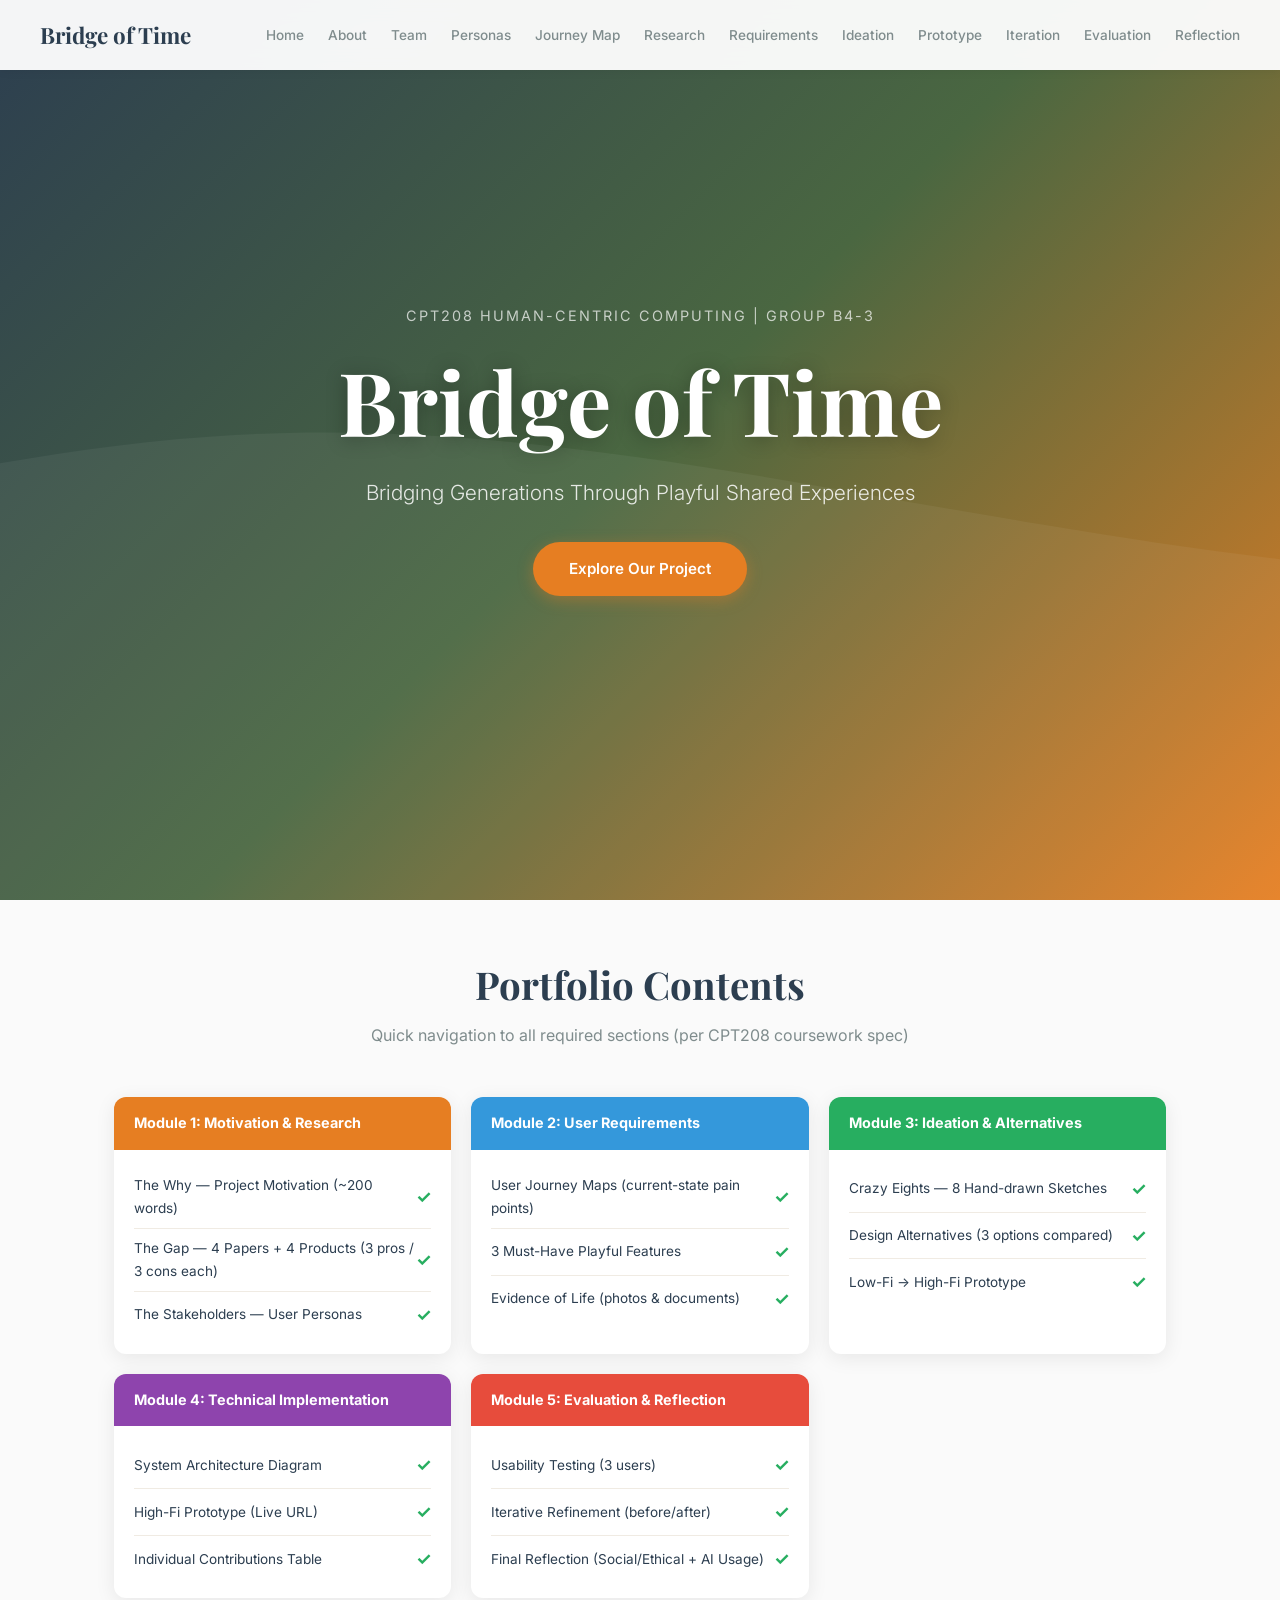
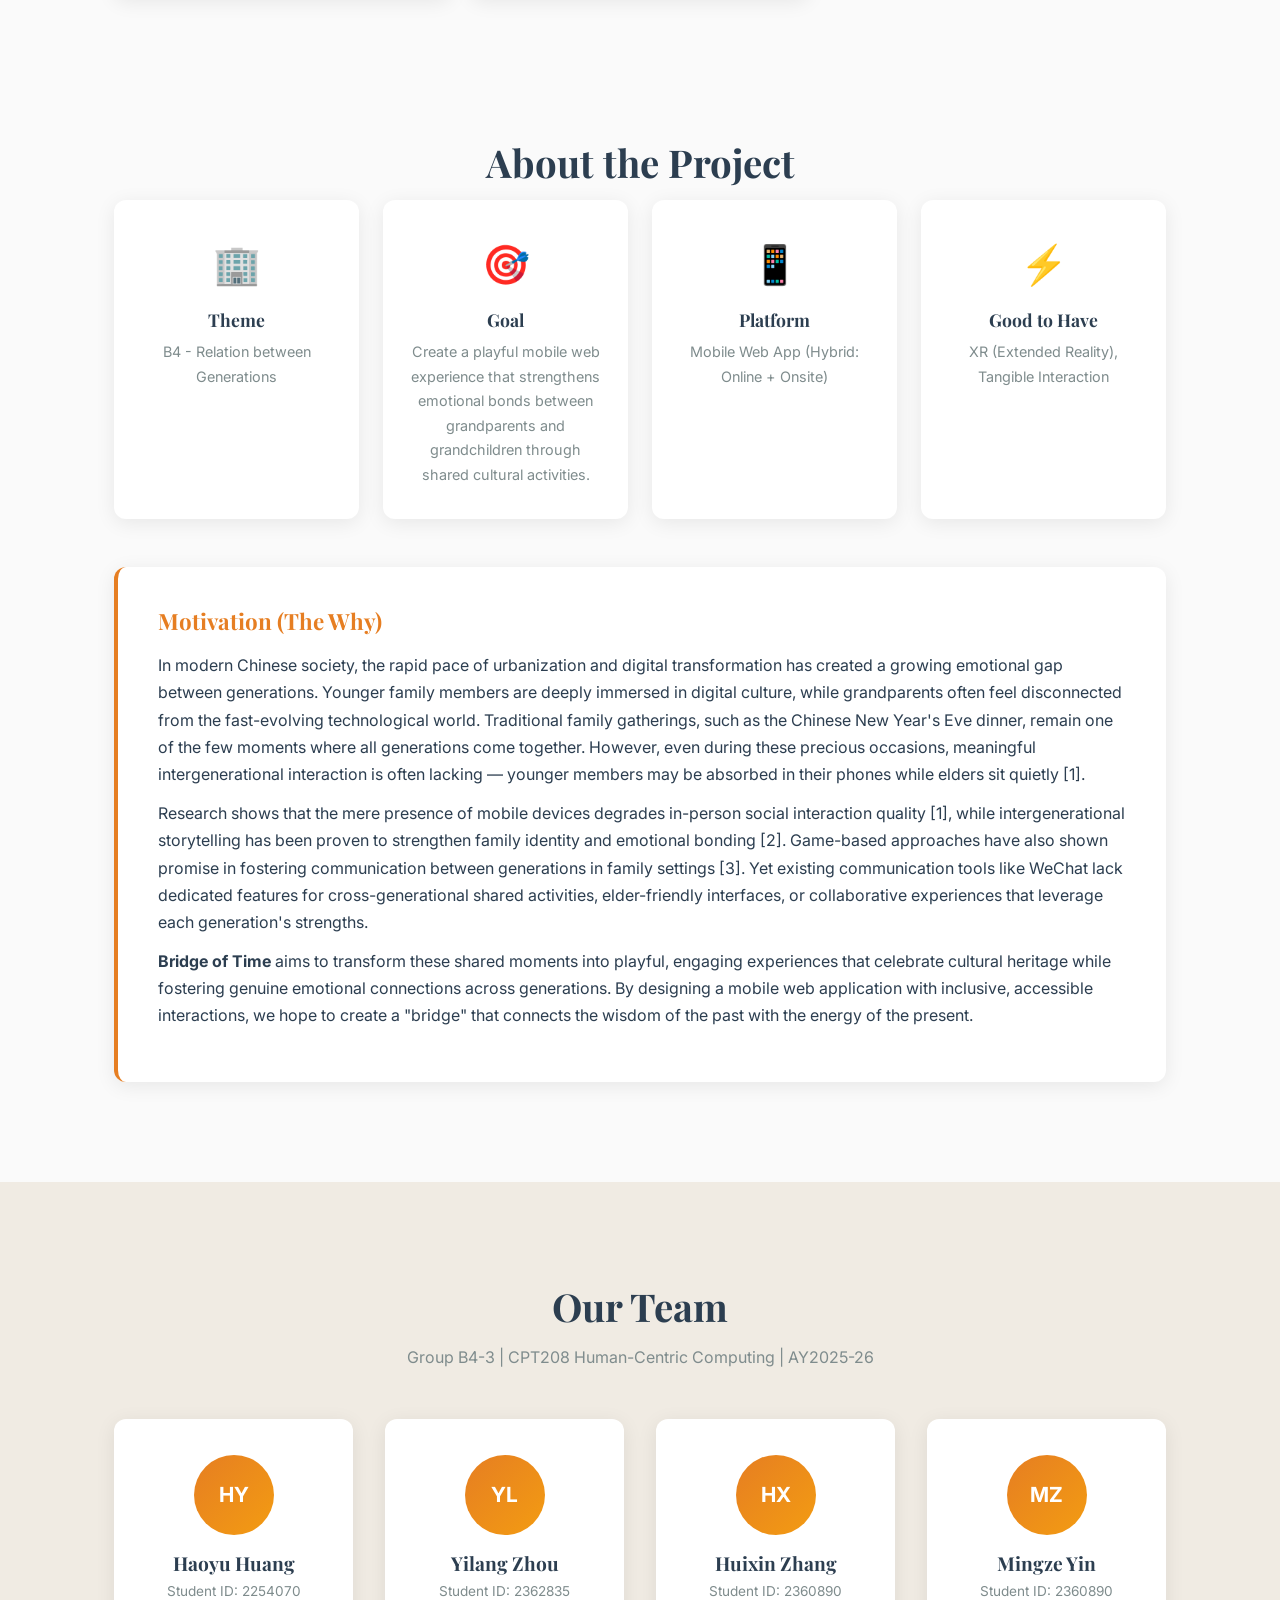
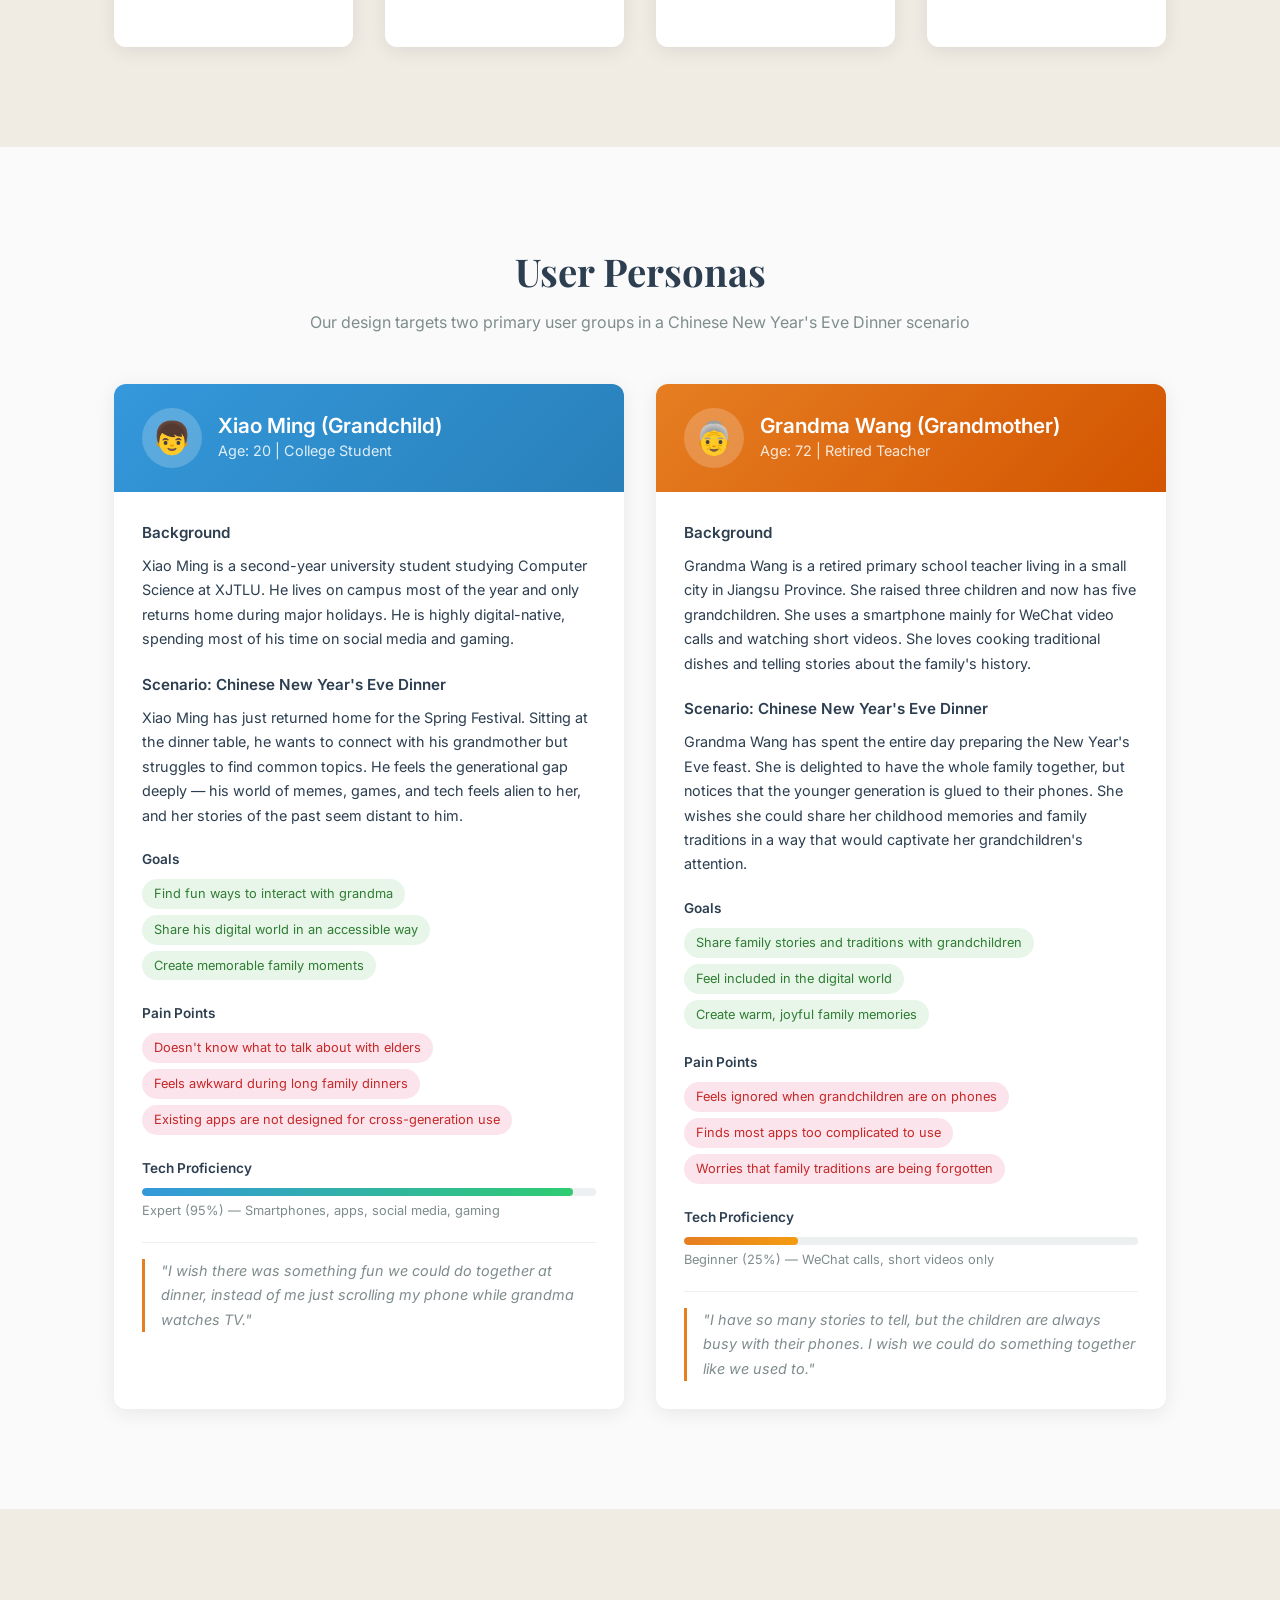
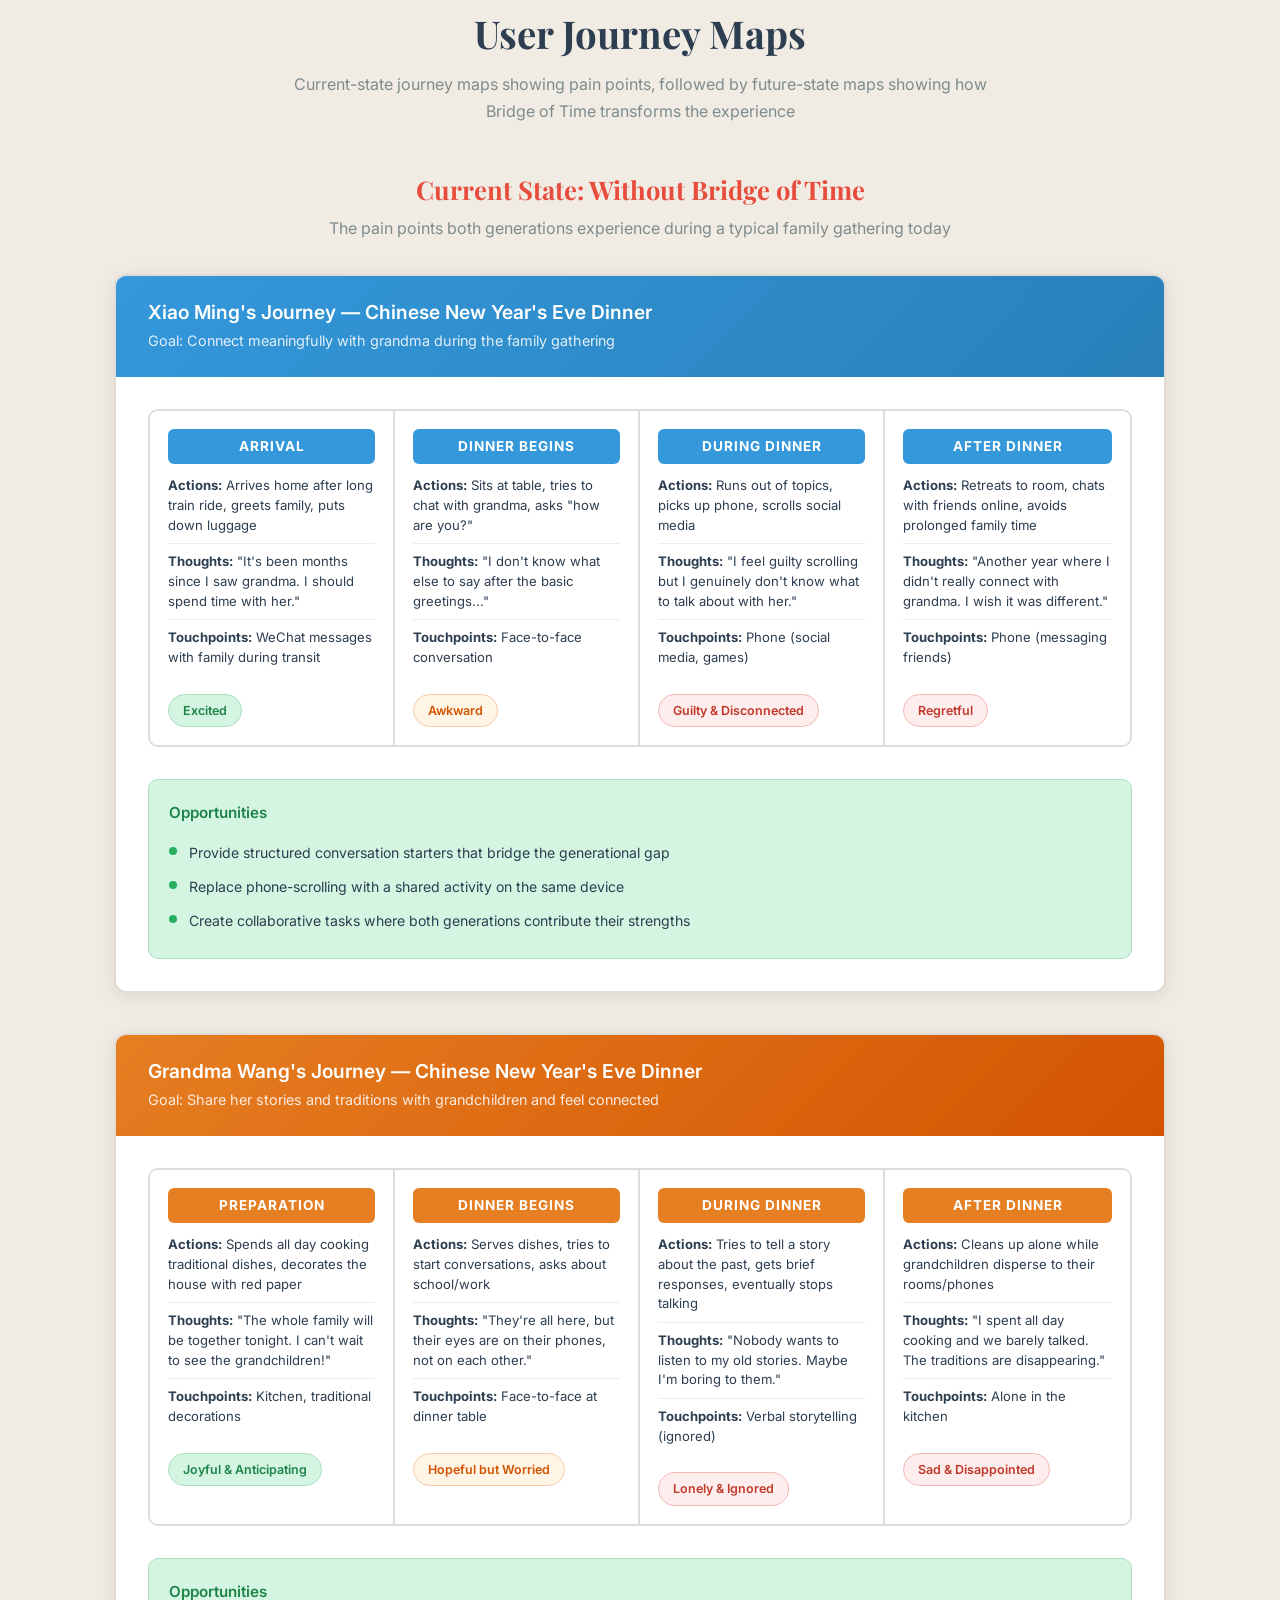
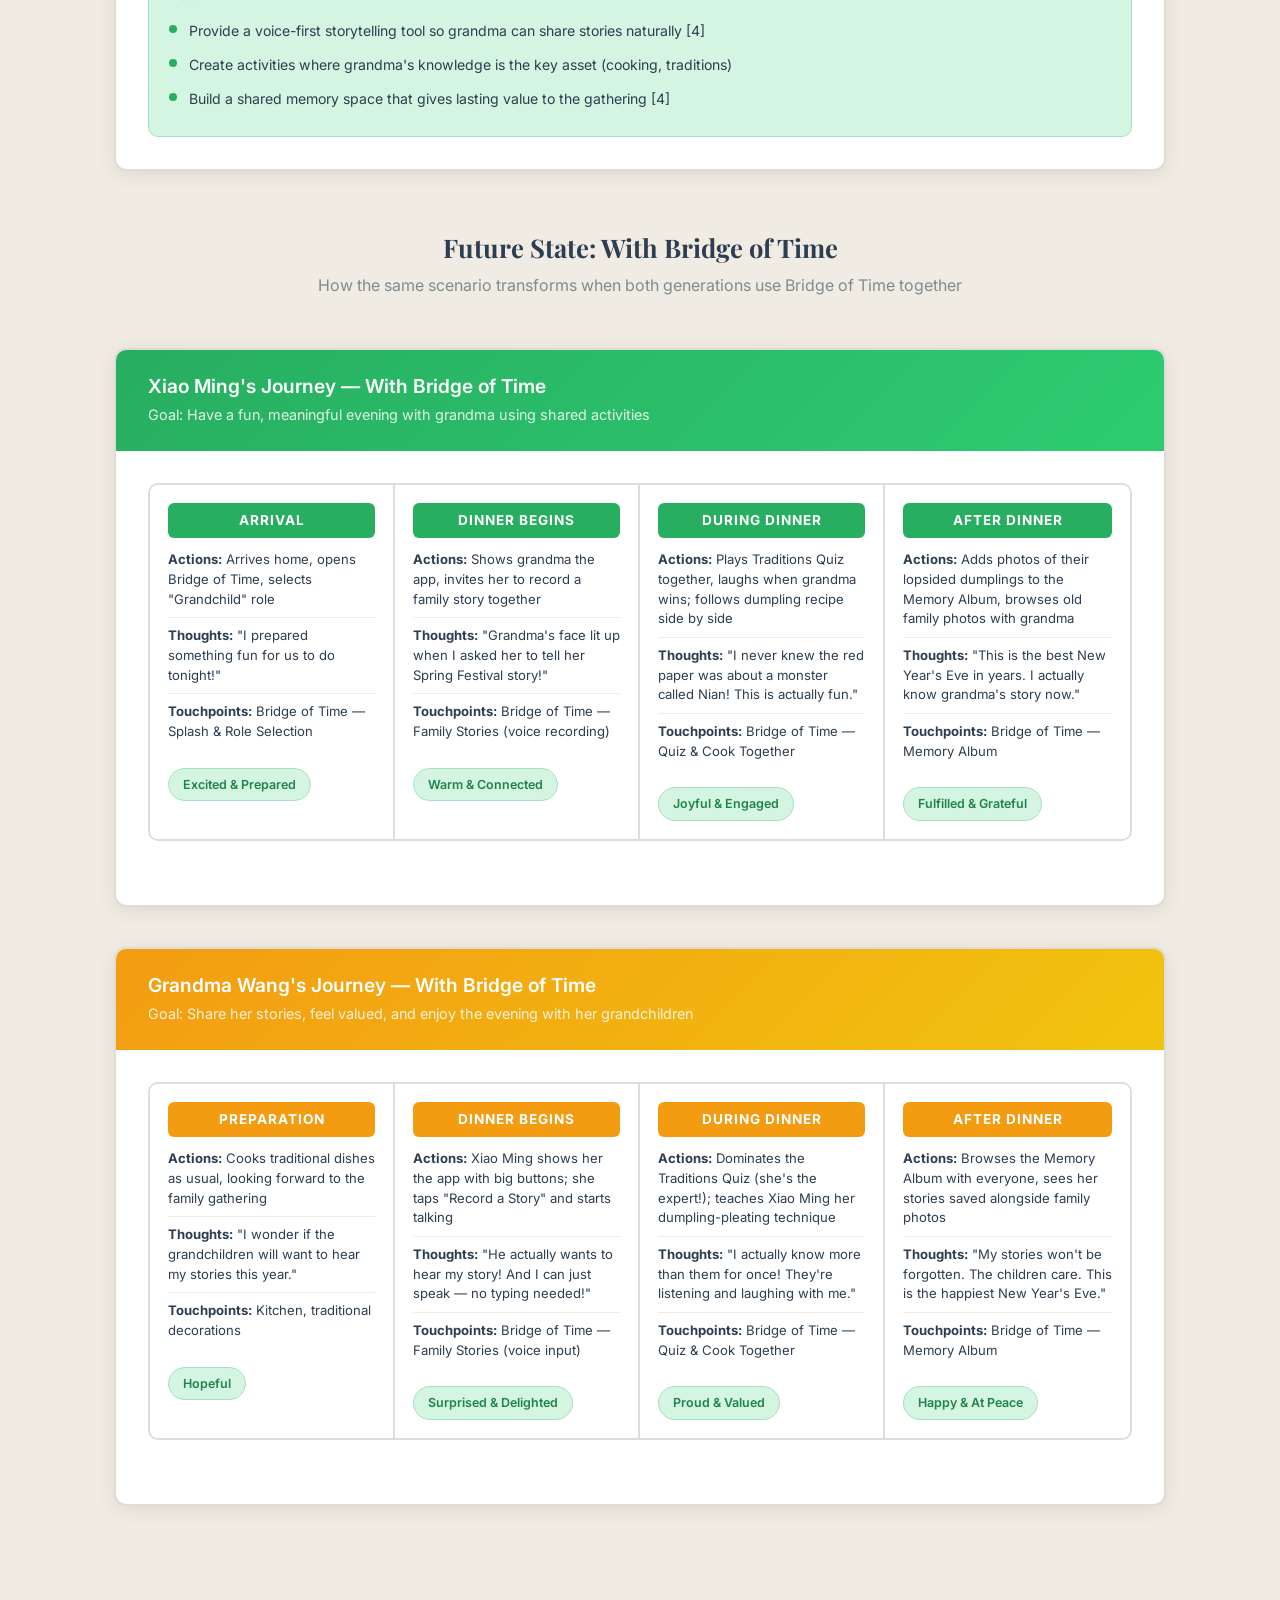
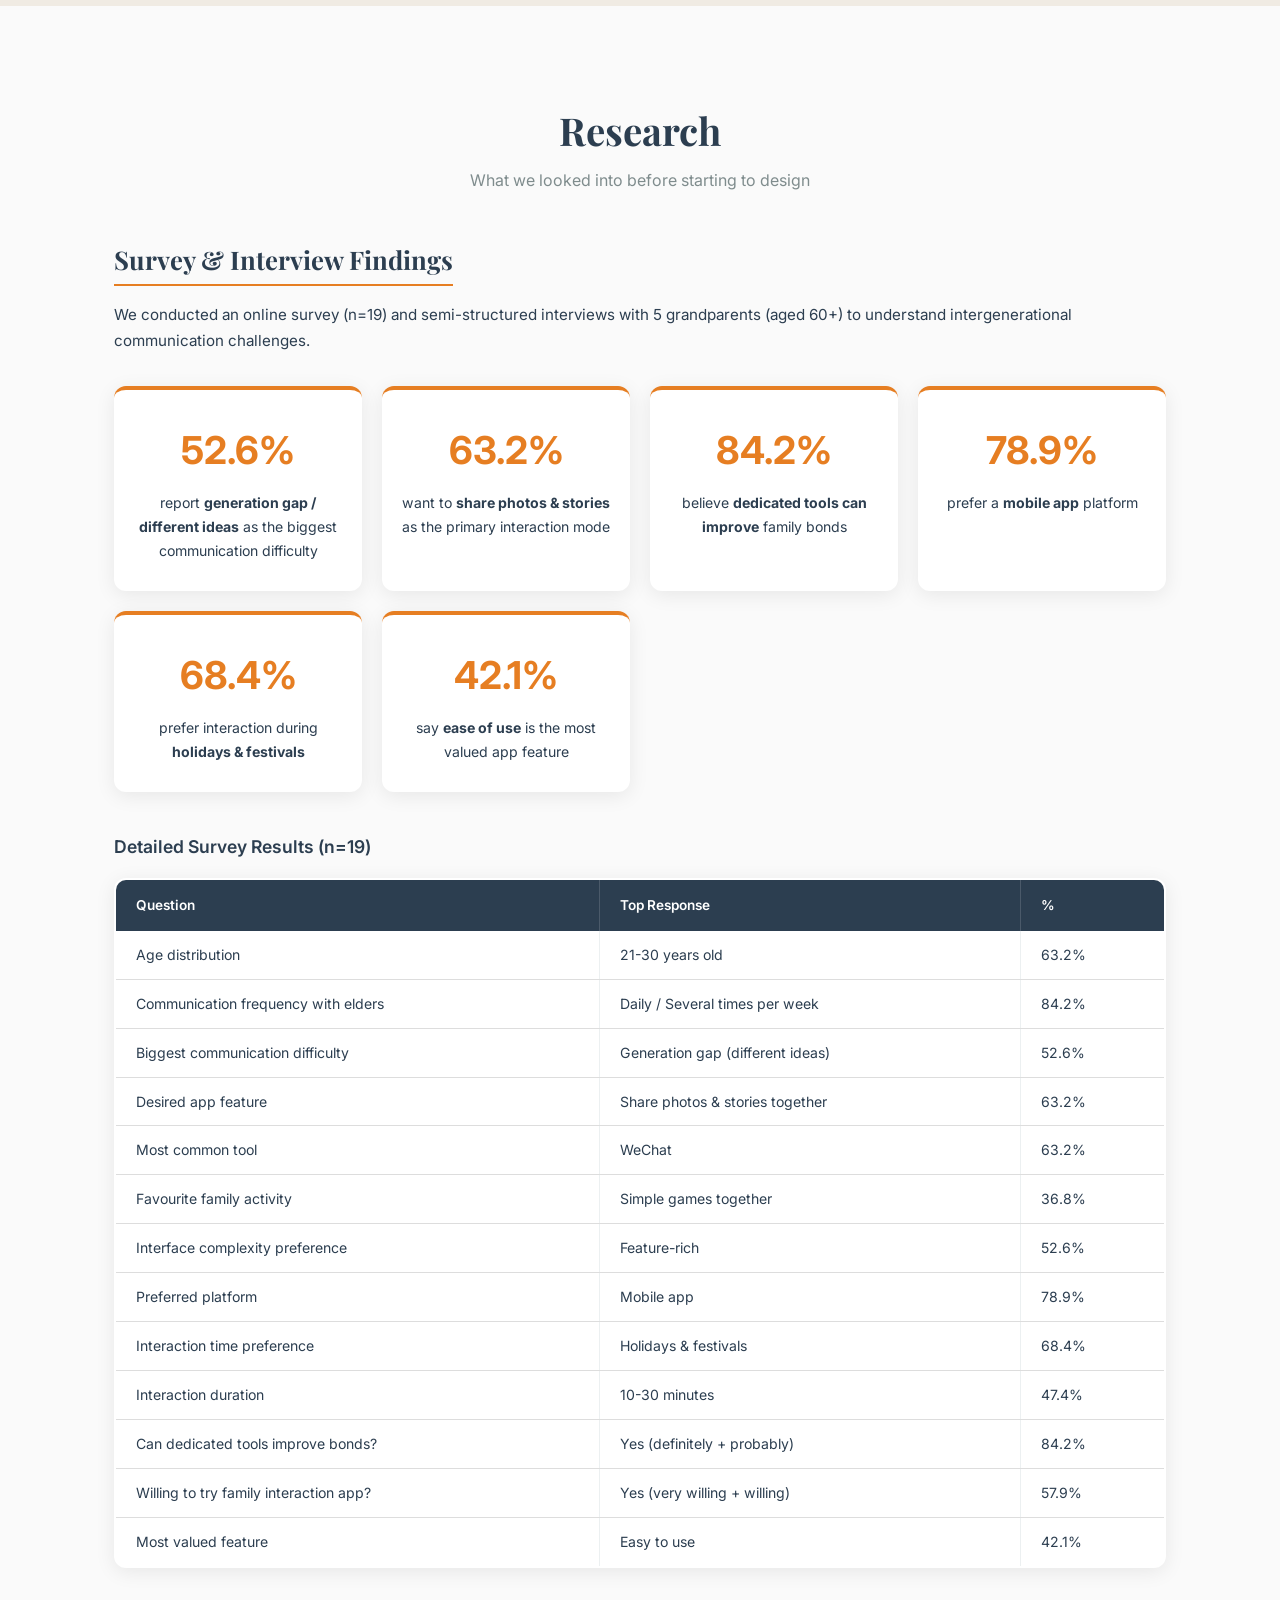
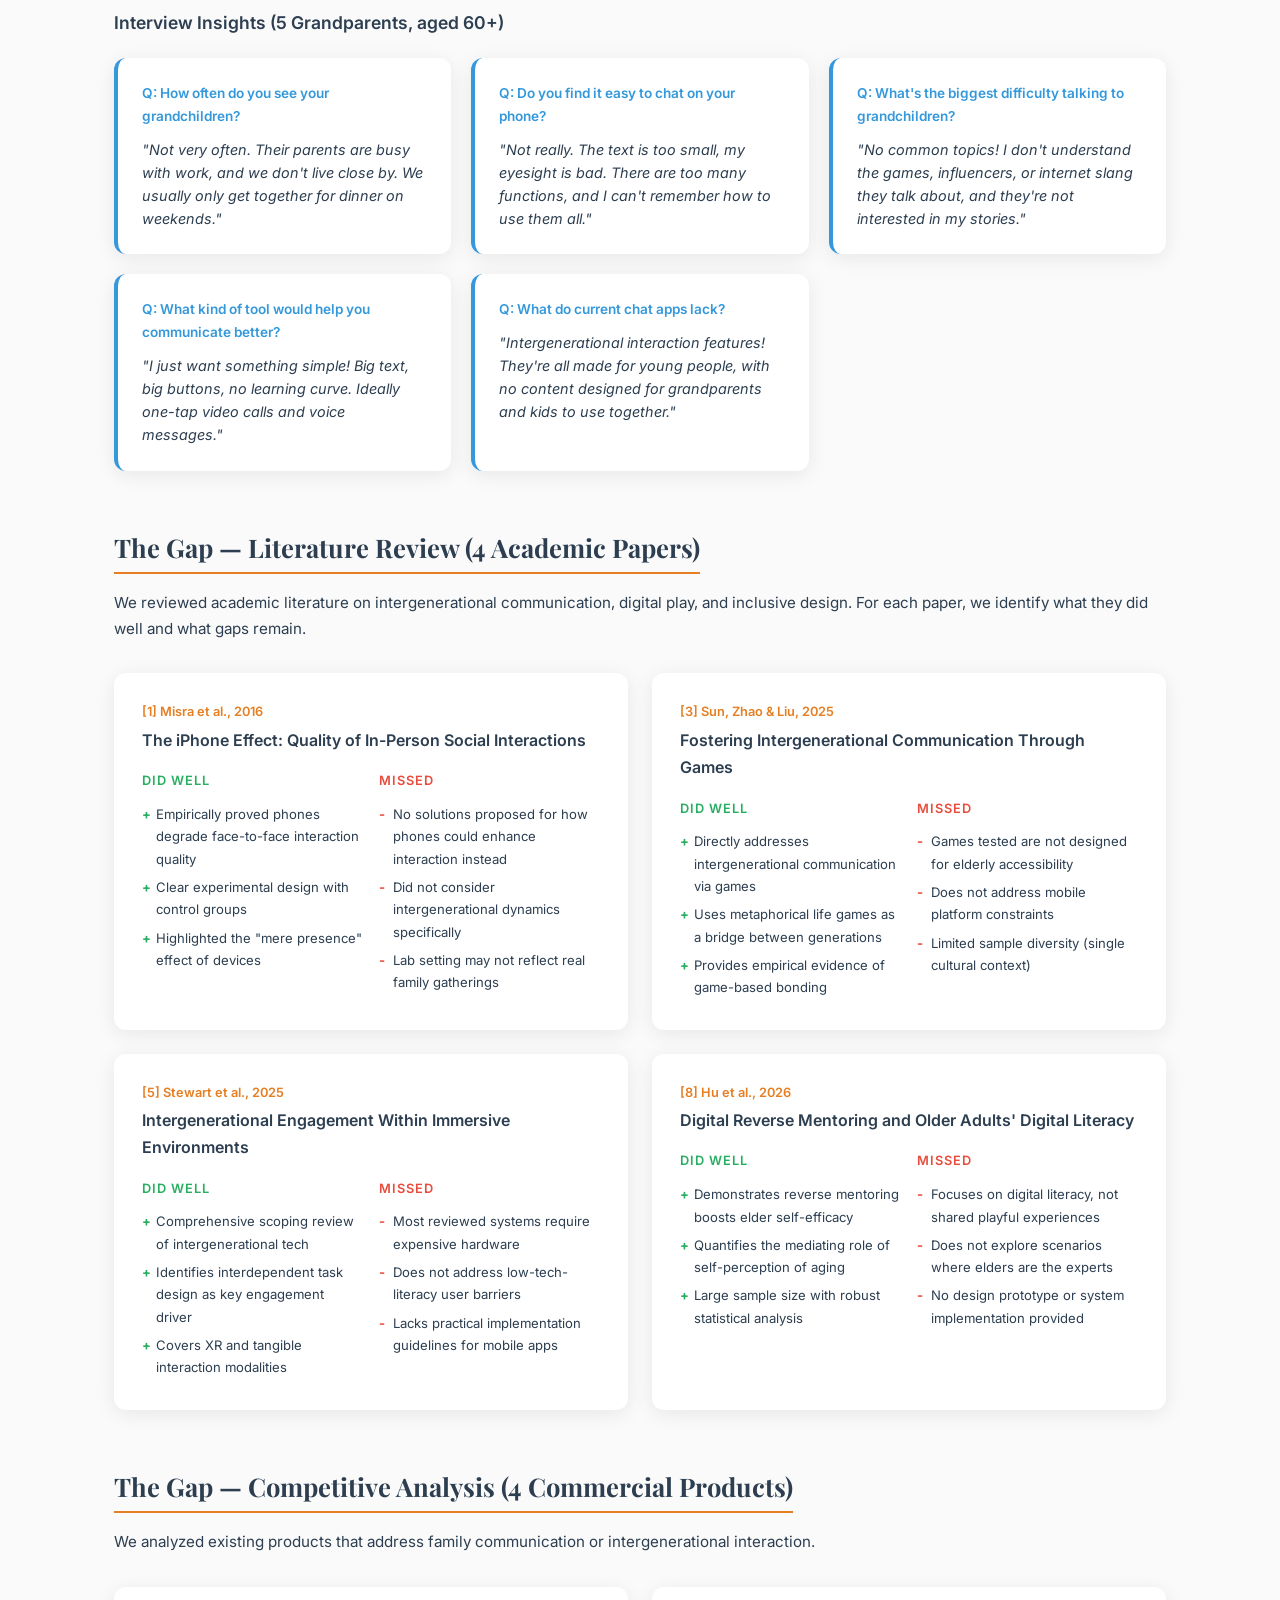
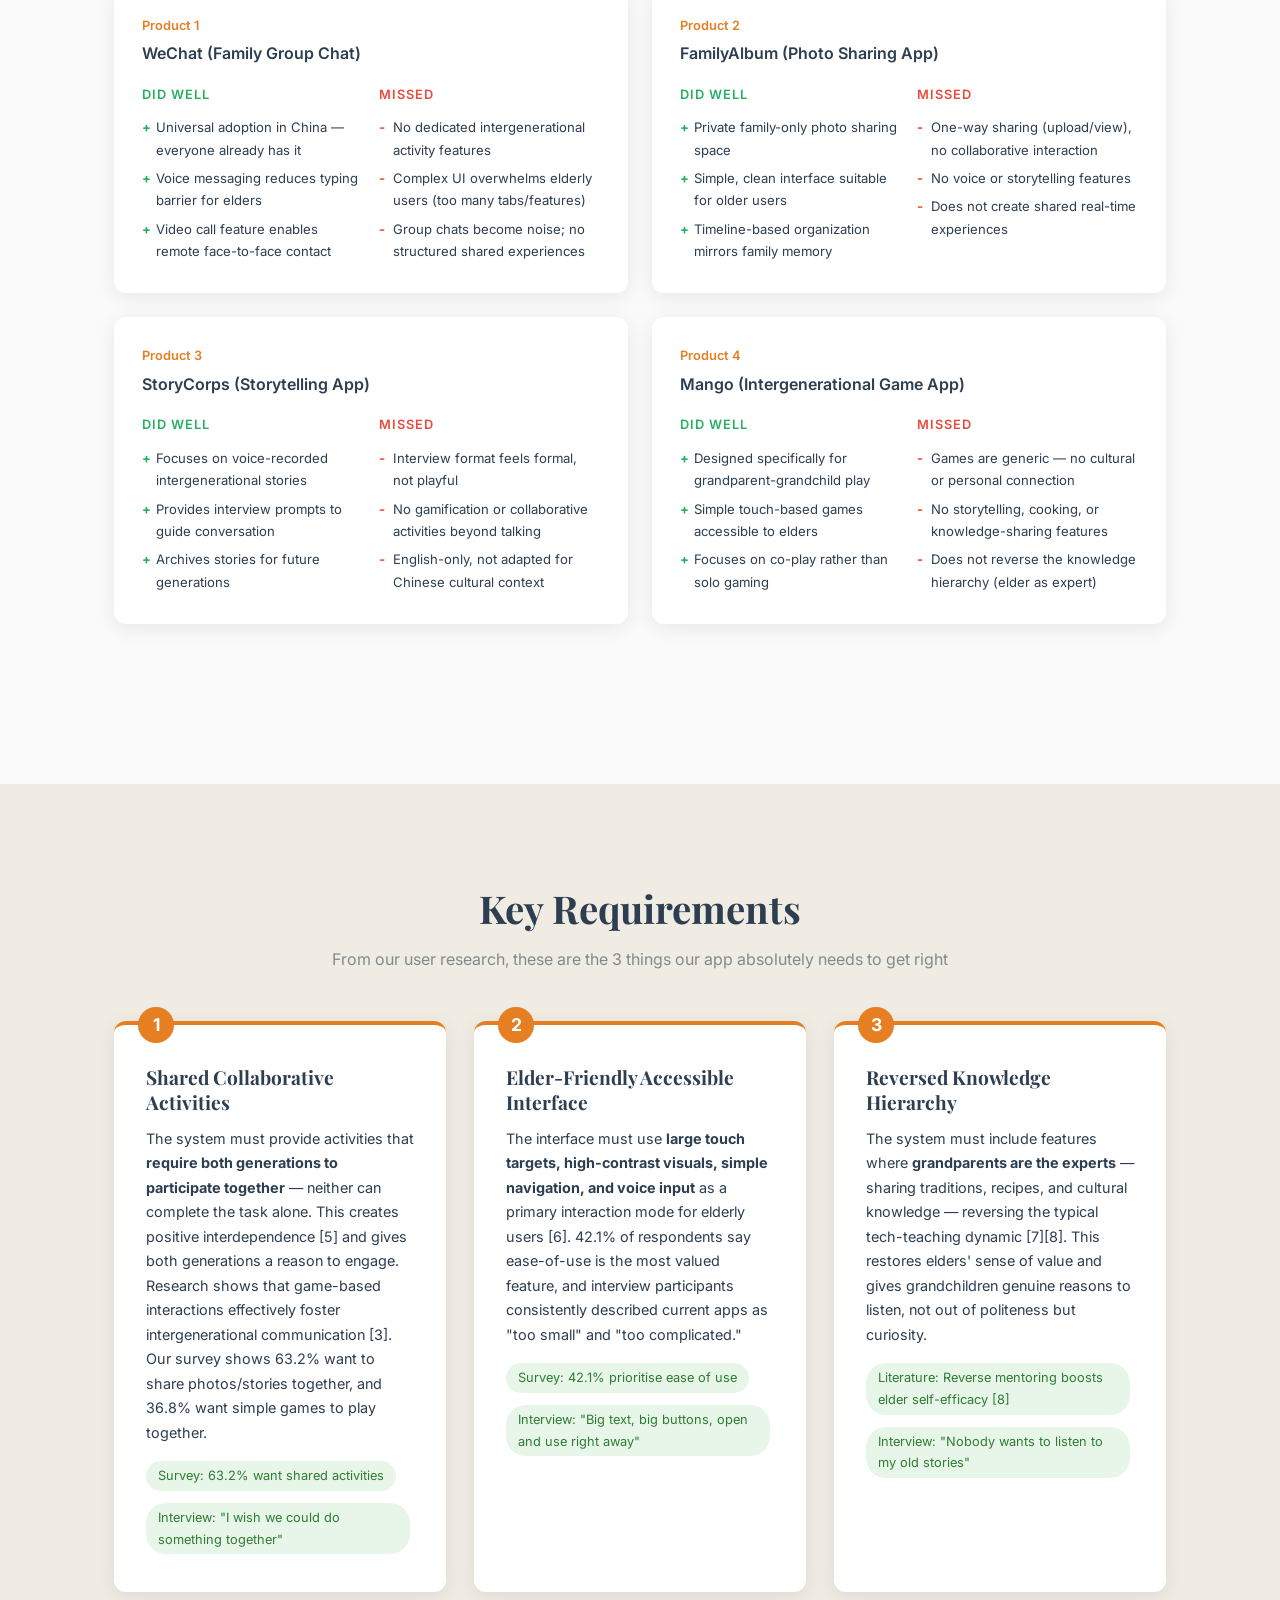
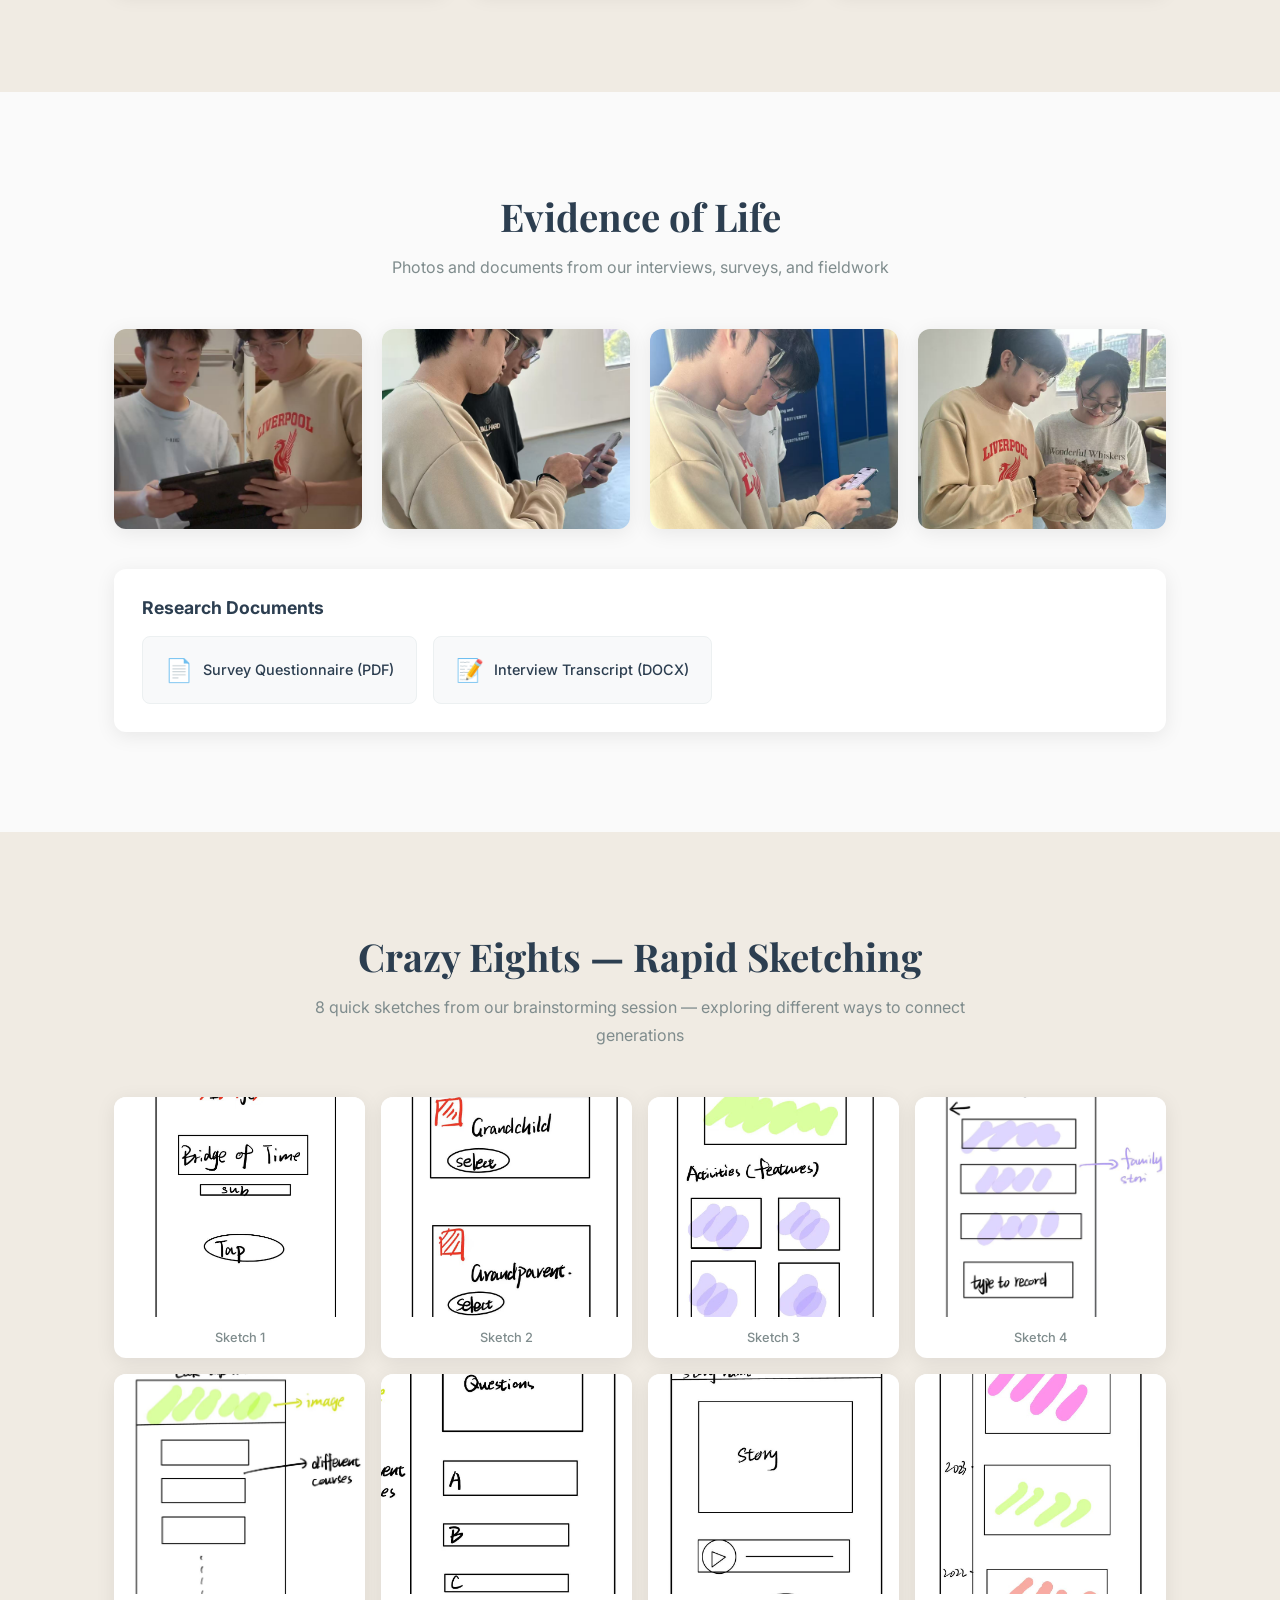
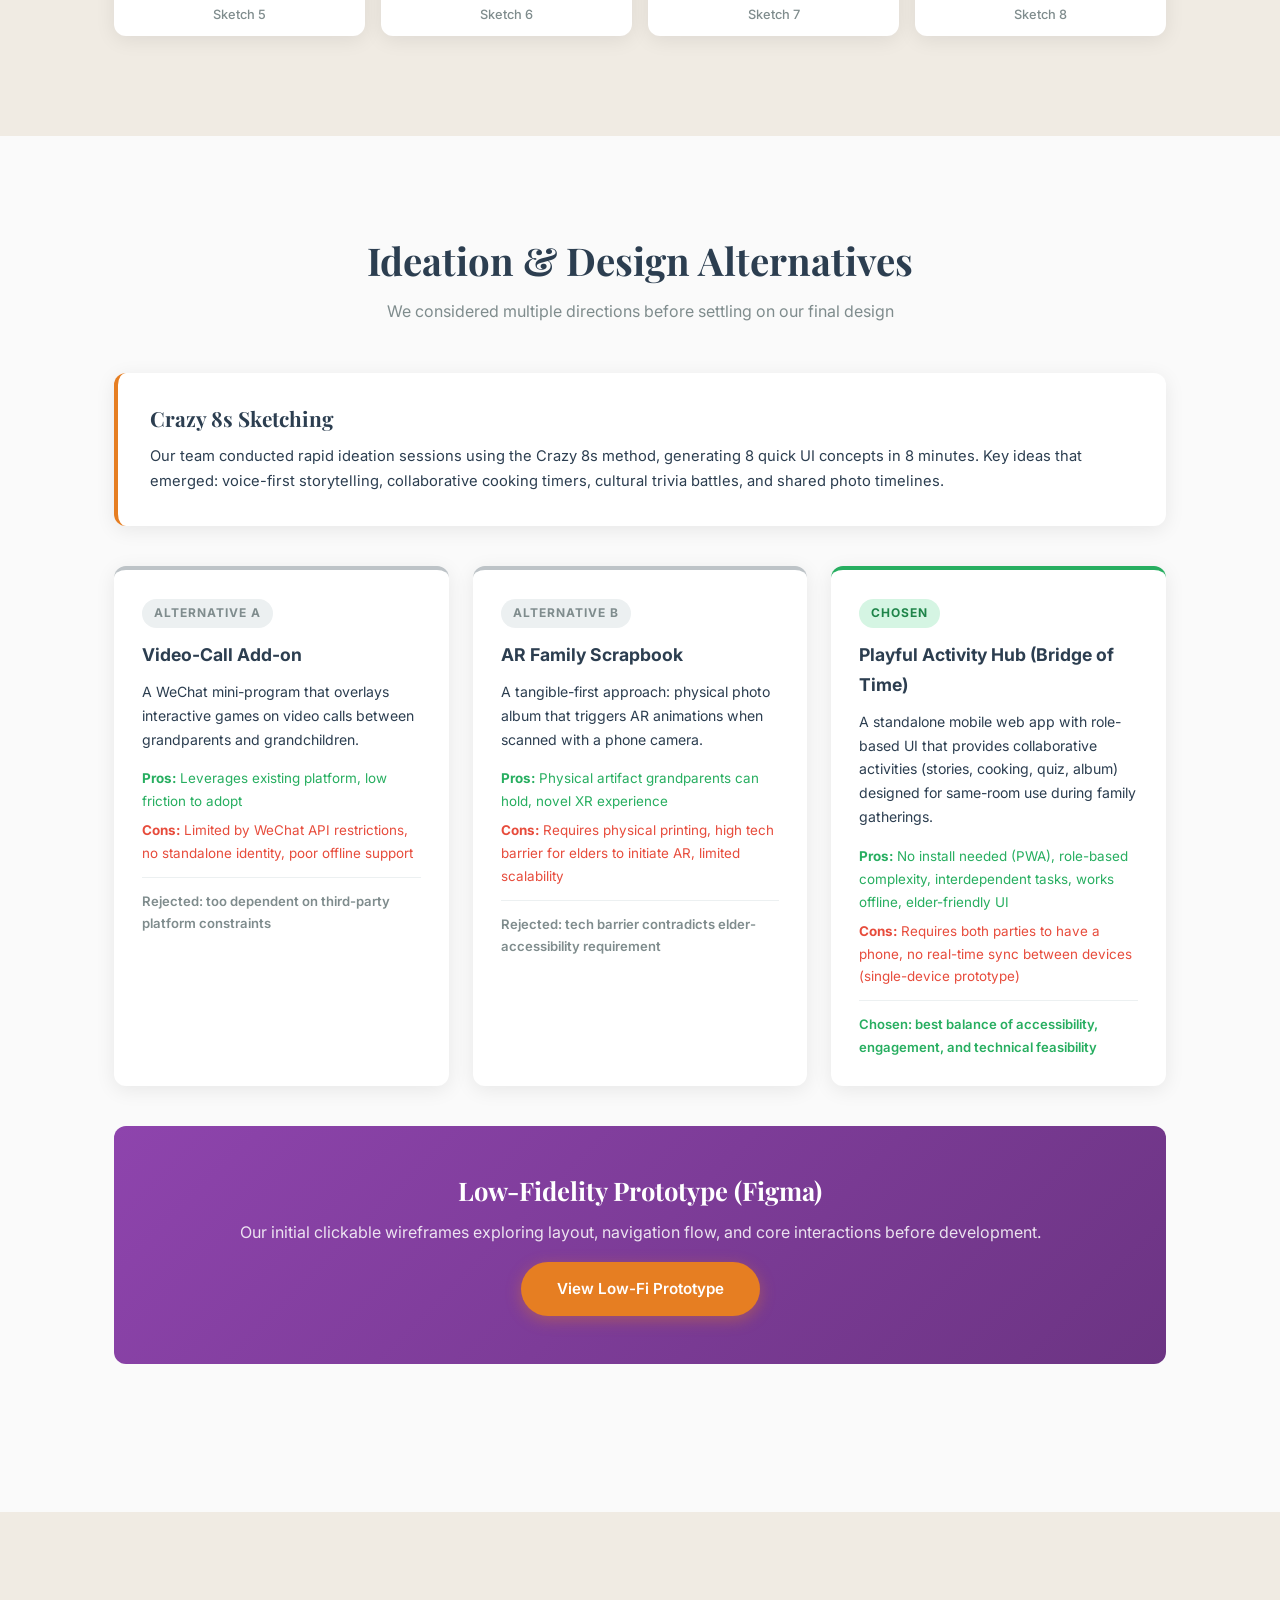
<file: index.html>
<!DOCTYPE html>
<html lang="en">
<head>
    <meta charset="UTF-8">
    <meta name="viewport" content="width=device-width, initial-scale=1.0">
    <title>Bridge of Time | CPT208 Group B4-3</title>
    <link rel="preconnect" href="https://fonts.googleapis.com">
    <link rel="preconnect" href="https://fonts.gstatic.com" crossorigin>
    <link href="https://fonts.googleapis.com/css2?family=Playfair+Display:wght@400;700&family=Inter:wght@300;400;500;600&display=swap" rel="stylesheet">
    <link rel="stylesheet" href="style.css">
</head>
<body>
    <!-- Navigation -->
    <nav class="navbar">
        <div class="nav-brand">Bridge of Time</div>
        <ul class="nav-links">
            <li><a href="#home">Home</a></li>
            <li><a href="#about">About</a></li>
            <li><a href="#team">Team</a></li>
            <li><a href="#personas">Personas</a></li>
            <li><a href="#journey">Journey Map</a></li>
            <li><a href="#research">Research</a></li>
            <li><a href="#requirements">Requirements</a></li>
            <li><a href="#ideation">Ideation</a></li>
            <li><a href="#prototype">Prototype</a></li>
            <li><a href="#iteration">Iteration</a></li>
            <li><a href="#evaluation">Evaluation</a></li>
            <li><a href="#reflection">Reflection</a></li>
        </ul>
        <button class="nav-toggle" aria-label="Toggle navigation">
            <span></span><span></span><span></span>
        </button>
    </nav>

    <!-- Hero Section -->
    <section id="home" class="hero">
        <div class="hero-overlay"></div>
        <div class="hero-content">
            <p class="hero-tag">CPT208 Human-Centric Computing | Group B4-3</p>
            <h1 class="hero-title">Bridge of Time</h1>
            <p class="hero-subtitle">Bridging Generations Through Playful Shared Experiences</p>
            <a href="#about" class="hero-btn">Explore Our Project</a>
        </div>
    </section>

    <!-- Table of Contents -->
    <section id="toc" class="section" style="padding: 60px 0 40px;">
        <div class="container">
            <h2 class="section-title">Portfolio Contents</h2>
            <p class="section-desc">Quick navigation to all required sections (per CPT208 coursework spec)</p>

            <div class="toc-grid">
                <div class="toc-module">
                    <div class="toc-module-header toc-m1">Module 1: Motivation & Research</div>
                    <ul class="toc-links">
                        <li><a href="#about">The Why — Project Motivation (~200 words)</a> <span class="toc-check">&check;</span></li>
                        <li><a href="#research">The Gap — 4 Papers + 4 Products (3 pros / 3 cons each)</a> <span class="toc-check">&check;</span></li>
                        <li><a href="#personas">The Stakeholders — User Personas</a> <span class="toc-check">&check;</span></li>
                    </ul>
                </div>
                <div class="toc-module">
                    <div class="toc-module-header toc-m2">Module 2: User Requirements</div>
                    <ul class="toc-links">
                        <li><a href="#journey">User Journey Maps (current-state pain points)</a> <span class="toc-check">&check;</span></li>
                        <li><a href="#requirements">3 Must-Have Playful Features</a> <span class="toc-check">&check;</span></li>
                        <li><a href="#evidence">Evidence of Life (photos & documents)</a> <span class="toc-check">&check;</span></li>
                    </ul>
                </div>
                <div class="toc-module">
                    <div class="toc-module-header toc-m3">Module 3: Ideation & Alternatives</div>
                    <ul class="toc-links">
                        <li><a href="#sketches">Crazy Eights — 8 Hand-drawn Sketches</a> <span class="toc-check">&check;</span></li>
                        <li><a href="#ideation">Design Alternatives (3 options compared)</a> <span class="toc-check">&check;</span></li>
                        <li><a href="#prototype">Low-Fi &rarr; High-Fi Prototype</a> <span class="toc-check">&check;</span></li>
                    </ul>
                </div>
                <div class="toc-module">
                    <div class="toc-module-header toc-m4">Module 4: Technical Implementation</div>
                    <ul class="toc-links">
                        <li><a href="#architecture">System Architecture Diagram</a> <span class="toc-check">&check;</span></li>
                        <li><a href="#prototype">High-Fi Prototype (Live URL)</a> <span class="toc-check">&check;</span></li>
                        <li><a href="#contributions">Individual Contributions Table</a> <span class="toc-check">&check;</span></li>
                    </ul>
                </div>
                <div class="toc-module">
                    <div class="toc-module-header toc-m5">Module 5: Evaluation & Reflection</div>
                    <ul class="toc-links">
                        <li><a href="#evaluation">Usability Testing (3 users)</a> <span class="toc-check">&check;</span></li>
                        <li><a href="#iteration">Iterative Refinement (before/after)</a> <span class="toc-check">&check;</span></li>
                        <li><a href="#reflection">Final Reflection (Social/Ethical + AI Usage)</a> <span class="toc-check">&check;</span></li>
                    </ul>
                </div>
            </div>
        </div>
    </section>

    <!-- About Section -->
    <section id="about" class="section">
        <div class="container">
            <h2 class="section-title">About the Project</h2>
            <div class="about-grid">
                <div class="about-card">
                    <div class="about-icon">&#127970;</div>
                    <h3>Theme</h3>
                    <p>B4 - Relation between Generations</p>
                </div>
                <div class="about-card">
                    <div class="about-icon">&#127919;</div>
                    <h3>Goal</h3>
                    <p>Create a playful mobile web experience that strengthens emotional bonds between grandparents and grandchildren through shared cultural activities.</p>
                </div>
                <div class="about-card">
                    <div class="about-icon">&#128241;</div>
                    <h3>Platform</h3>
                    <p>Mobile Web App (Hybrid: Online + Onsite)</p>
                </div>
                <div class="about-card">
                    <div class="about-icon">&#9889;</div>
                    <h3>Good to Have</h3>
                    <p>XR (Extended Reality), Tangible Interaction</p>
                </div>
            </div>

            <div class="motivation-box">
                <h3>Motivation (The Why)</h3>
                <p>
                    In modern Chinese society, the rapid pace of urbanization and digital transformation has created a growing emotional gap between generations. Younger family members are deeply immersed in digital culture, while grandparents often feel disconnected from the fast-evolving technological world. Traditional family gatherings, such as the Chinese New Year's Eve dinner, remain one of the few moments where all generations come together. However, even during these precious occasions, meaningful intergenerational interaction is often lacking &mdash; younger members may be absorbed in their phones while elders sit quietly [1].
                </p>
                <p>
                    Research shows that the mere presence of mobile devices degrades in-person social interaction quality [1], while intergenerational storytelling has been proven to strengthen family identity and emotional bonding [2]. Game-based approaches have also shown promise in fostering communication between generations in family settings [3]. Yet existing communication tools like WeChat lack dedicated features for cross-generational shared activities, elder-friendly interfaces, or collaborative experiences that leverage each generation's strengths.
                </p>
                <p>
                    <strong>Bridge of Time</strong> aims to transform these shared moments into playful, engaging experiences that celebrate cultural heritage while fostering genuine emotional connections across generations. By designing a mobile web application with inclusive, accessible interactions, we hope to create a "bridge" that connects the wisdom of the past with the energy of the present.
                </p>
            </div>
        </div>
    </section>

    <!-- Team Section -->
    <section id="team" class="section section-alt">
        <div class="container">
            <h2 class="section-title">Our Team</h2>
            <p class="section-desc">Group B4-3 | CPT208 Human-Centric Computing | AY2025-26</p>
            <div class="team-grid">
                <div class="team-card">
                    <div class="team-avatar"><div class="avatar-placeholder">HY</div></div>
                    <h3>Haoyu Huang</h3>
                    <p class="team-id">Student ID: 2254070</p>
                </div>
                <div class="team-card">
                    <div class="team-avatar"><div class="avatar-placeholder">YL</div></div>
                    <h3>Yilang Zhou</h3>
                    <p class="team-id">Student ID: 2362835</p>
                </div>
                <div class="team-card">
                    <div class="team-avatar"><div class="avatar-placeholder">HX</div></div>
                    <h3>Huixin Zhang</h3>
                    <p class="team-id">Student ID: 2360890</p>
                </div>
                <div class="team-card">
                    <div class="team-avatar"><div class="avatar-placeholder">MZ</div></div>
                    <h3>Mingze Yin</h3>
                    <p class="team-id">Student ID: 2360890</p>
                </div>
            </div>
        </div>
    </section>

    <!-- Personas Section -->
    <section id="personas" class="section">
        <div class="container">
            <h2 class="section-title">User Personas</h2>
            <p class="section-desc">Our design targets two primary user groups in a Chinese New Year's Eve Dinner scenario</p>

            <div class="persona-grid">
                <!-- Persona 1: Grandchild -->
                <div class="persona-card persona-young">
                    <div class="persona-header">
                        <div class="persona-avatar young-avatar"><span>&#128102;</span></div>
                        <div>
                            <h3>Xiao Ming (Grandchild)</h3>
                            <p class="persona-age">Age: 20 | College Student</p>
                        </div>
                    </div>
                    <div class="persona-body">
                        <div class="persona-section">
                            <h4>Background</h4>
                            <p>Xiao Ming is a second-year university student studying Computer Science at XJTLU. He lives on campus most of the year and only returns home during major holidays. He is highly digital-native, spending most of his time on social media and gaming.</p>
                        </div>
                        <div class="persona-section">
                            <h4>Scenario: Chinese New Year's Eve Dinner</h4>
                            <p>Xiao Ming has just returned home for the Spring Festival. Sitting at the dinner table, he wants to connect with his grandmother but struggles to find common topics. He feels the generational gap deeply &mdash; his world of memes, games, and tech feels alien to her, and her stories of the past seem distant to him.</p>
                        </div>
                        <div class="persona-tags">
                            <div class="persona-tag-group">
                                <h4>Goals</h4>
                                <span class="tag tag-goal">Find fun ways to interact with grandma</span>
                                <span class="tag tag-goal">Share his digital world in an accessible way</span>
                                <span class="tag tag-goal">Create memorable family moments</span>
                            </div>
                            <div class="persona-tag-group">
                                <h4>Pain Points</h4>
                                <span class="tag tag-pain">Doesn't know what to talk about with elders</span>
                                <span class="tag tag-pain">Feels awkward during long family dinners</span>
                                <span class="tag tag-pain">Existing apps are not designed for cross-generation use</span>
                            </div>
                            <div class="persona-tag-group">
                                <h4>Tech Proficiency</h4>
                                <div class="proficiency-bar"><div class="proficiency-fill" style="width: 95%"></div></div>
                                <p class="proficiency-label">Expert (95%) &mdash; Smartphones, apps, social media, gaming</p>
                            </div>
                        </div>
                        <div class="persona-quote">
                            <blockquote>"I wish there was something fun we could do together at dinner, instead of me just scrolling my phone while grandma watches TV."</blockquote>
                        </div>
                    </div>
                </div>

                <!-- Persona 2: Grandmother -->
                <div class="persona-card persona-elder">
                    <div class="persona-header">
                        <div class="persona-avatar elder-avatar"><span>&#128117;</span></div>
                        <div>
                            <h3>Grandma Wang (Grandmother)</h3>
                            <p class="persona-age">Age: 72 | Retired Teacher</p>
                        </div>
                    </div>
                    <div class="persona-body">
                        <div class="persona-section">
                            <h4>Background</h4>
                            <p>Grandma Wang is a retired primary school teacher living in a small city in Jiangsu Province. She raised three children and now has five grandchildren. She uses a smartphone mainly for WeChat video calls and watching short videos. She loves cooking traditional dishes and telling stories about the family's history.</p>
                        </div>
                        <div class="persona-section">
                            <h4>Scenario: Chinese New Year's Eve Dinner</h4>
                            <p>Grandma Wang has spent the entire day preparing the New Year's Eve feast. She is delighted to have the whole family together, but notices that the younger generation is glued to their phones. She wishes she could share her childhood memories and family traditions in a way that would captivate her grandchildren's attention.</p>
                        </div>
                        <div class="persona-tags">
                            <div class="persona-tag-group">
                                <h4>Goals</h4>
                                <span class="tag tag-goal">Share family stories and traditions with grandchildren</span>
                                <span class="tag tag-goal">Feel included in the digital world</span>
                                <span class="tag tag-goal">Create warm, joyful family memories</span>
                            </div>
                            <div class="persona-tag-group">
                                <h4>Pain Points</h4>
                                <span class="tag tag-pain">Feels ignored when grandchildren are on phones</span>
                                <span class="tag tag-pain">Finds most apps too complicated to use</span>
                                <span class="tag tag-pain">Worries that family traditions are being forgotten</span>
                            </div>
                            <div class="persona-tag-group">
                                <h4>Tech Proficiency</h4>
                                <div class="proficiency-bar"><div class="proficiency-fill" style="width: 25%"></div></div>
                                <p class="proficiency-label">Beginner (25%) &mdash; WeChat calls, short videos only</p>
                            </div>
                        </div>
                        <div class="persona-quote">
                            <blockquote>"I have so many stories to tell, but the children are always busy with their phones. I wish we could do something together like we used to."</blockquote>
                        </div>
                    </div>
                </div>
            </div>
        </div>
    </section>

    <!-- User Journey Map Section -->
    <section id="journey" class="section section-alt">
        <div class="container">
            <h2 class="section-title">User Journey Maps</h2>
            <p class="section-desc">Current-state journey maps showing pain points, followed by future-state maps showing how Bridge of Time transforms the experience</p>

            <h3 style="text-align:center; font-size:1.6rem; margin-bottom:8px; color:#e74c3c;">Current State: Without Bridge of Time</h3>
            <p class="section-desc" style="margin-bottom:32px;">The pain points both generations experience during a typical family gathering today</p>

            <!-- Journey Map 1: Xiao Ming -->
            <div class="journey-map">
                <div class="journey-header journey-young">
                    <h3>Xiao Ming's Journey &mdash; Chinese New Year's Eve Dinner</h3>
                    <p>Goal: Connect meaningfully with grandma during the family gathering</p>
                </div>
                <div class="journey-body">
                    <div class="journey-phases">
                        <div class="journey-phase">
                            <div class="phase-label">Arrival</div>
                            <div class="phase-content">
                                <p class="phase-action"><strong>Actions:</strong> Arrives home after long train ride, greets family, puts down luggage</p>
                                <p class="phase-thought"><strong>Thoughts:</strong> "It's been months since I saw grandma. I should spend time with her."</p>
                                <p class="phase-touchpoint"><strong>Touchpoints:</strong> WeChat messages with family during transit</p>
                                <div class="emotion-indicator emotion-positive">Excited</div>
                            </div>
                        </div>
                        <div class="journey-phase">
                            <div class="phase-label">Dinner Begins</div>
                            <div class="phase-content">
                                <p class="phase-action"><strong>Actions:</strong> Sits at table, tries to chat with grandma, asks "how are you?"</p>
                                <p class="phase-thought"><strong>Thoughts:</strong> "I don't know what else to say after the basic greetings..."</p>
                                <p class="phase-touchpoint"><strong>Touchpoints:</strong> Face-to-face conversation</p>
                                <div class="emotion-indicator emotion-neutral">Awkward</div>
                            </div>
                        </div>
                        <div class="journey-phase">
                            <div class="phase-label">During Dinner</div>
                            <div class="phase-content">
                                <p class="phase-action"><strong>Actions:</strong> Runs out of topics, picks up phone, scrolls social media</p>
                                <p class="phase-thought"><strong>Thoughts:</strong> "I feel guilty scrolling but I genuinely don't know what to talk about with her."</p>
                                <p class="phase-touchpoint"><strong>Touchpoints:</strong> Phone (social media, games)</p>
                                <div class="emotion-indicator emotion-negative">Guilty &amp; Disconnected</div>
                            </div>
                        </div>
                        <div class="journey-phase">
                            <div class="phase-label">After Dinner</div>
                            <div class="phase-content">
                                <p class="phase-action"><strong>Actions:</strong> Retreats to room, chats with friends online, avoids prolonged family time</p>
                                <p class="phase-thought"><strong>Thoughts:</strong> "Another year where I didn't really connect with grandma. I wish it was different."</p>
                                <p class="phase-touchpoint"><strong>Touchpoints:</strong> Phone (messaging friends)</p>
                                <div class="emotion-indicator emotion-negative">Regretful</div>
                            </div>
                        </div>
                    </div>
                    <div class="journey-opportunities">
                        <h4>Opportunities</h4>
                        <ul>
                            <li>Provide structured conversation starters that bridge the generational gap</li>
                            <li>Replace phone-scrolling with a shared activity on the same device</li>
                            <li>Create collaborative tasks where both generations contribute their strengths</li>
                        </ul>
                    </div>
                </div>
            </div>

            <!-- Journey Map 2: Grandma Wang -->
            <div class="journey-map" style="margin-top: 40px;">
                <div class="journey-header journey-elder">
                    <h3>Grandma Wang's Journey &mdash; Chinese New Year's Eve Dinner</h3>
                    <p>Goal: Share her stories and traditions with grandchildren and feel connected</p>
                </div>
                <div class="journey-body">
                    <div class="journey-phases">
                        <div class="journey-phase">
                            <div class="phase-label">Preparation</div>
                            <div class="phase-content">
                                <p class="phase-action"><strong>Actions:</strong> Spends all day cooking traditional dishes, decorates the house with red paper</p>
                                <p class="phase-thought"><strong>Thoughts:</strong> "The whole family will be together tonight. I can't wait to see the grandchildren!"</p>
                                <p class="phase-touchpoint"><strong>Touchpoints:</strong> Kitchen, traditional decorations</p>
                                <div class="emotion-indicator emotion-positive">Joyful &amp; Anticipating</div>
                            </div>
                        </div>
                        <div class="journey-phase">
                            <div class="phase-label">Dinner Begins</div>
                            <div class="phase-content">
                                <p class="phase-action"><strong>Actions:</strong> Serves dishes, tries to start conversations, asks about school/work</p>
                                <p class="phase-thought"><strong>Thoughts:</strong> "They're all here, but their eyes are on their phones, not on each other."</p>
                                <p class="phase-touchpoint"><strong>Touchpoints:</strong> Face-to-face at dinner table</p>
                                <div class="emotion-indicator emotion-neutral">Hopeful but Worried</div>
                            </div>
                        </div>
                        <div class="journey-phase">
                            <div class="phase-label">During Dinner</div>
                            <div class="phase-content">
                                <p class="phase-action"><strong>Actions:</strong> Tries to tell a story about the past, gets brief responses, eventually stops talking</p>
                                <p class="phase-thought"><strong>Thoughts:</strong> "Nobody wants to listen to my old stories. Maybe I'm boring to them."</p>
                                <p class="phase-touchpoint"><strong>Touchpoints:</strong> Verbal storytelling (ignored)</p>
                                <div class="emotion-indicator emotion-negative">Lonely &amp; Ignored</div>
                            </div>
                        </div>
                        <div class="journey-phase">
                            <div class="phase-label">After Dinner</div>
                            <div class="phase-content">
                                <p class="phase-action"><strong>Actions:</strong> Cleans up alone while grandchildren disperse to their rooms/phones</p>
                                <p class="phase-thought"><strong>Thoughts:</strong> "I spent all day cooking and we barely talked. The traditions are disappearing."</p>
                                <p class="phase-touchpoint"><strong>Touchpoints:</strong> Alone in the kitchen</p>
                                <div class="emotion-indicator emotion-negative">Sad &amp; Disappointed</div>
                            </div>
                        </div>
                    </div>
                    <div class="journey-opportunities">
                        <h4>Opportunities</h4>
                        <ul>
                            <li>Provide a voice-first storytelling tool so grandma can share stories naturally [4]</li>
                            <li>Create activities where grandma's knowledge is the key asset (cooking, traditions)</li>
                            <li>Build a shared memory space that gives lasting value to the gathering [4]</li>
                        </ul>
                    </div>
                </div>
            </div>

            <!-- Future State Journey Maps -->
            <h3 style="text-align:center; font-size:1.6rem; margin-top:60px; margin-bottom:8px; color:#2c3e50;">Future State: With Bridge of Time</h3>
            <p class="section-desc">How the same scenario transforms when both generations use Bridge of Time together</p>

            <!-- Future: Xiao Ming -->
            <div class="journey-map">
                <div class="journey-header" style="background: linear-gradient(135deg, #27ae60, #2ecc71);">
                    <h3>Xiao Ming's Journey &mdash; With Bridge of Time</h3>
                    <p>Goal: Have a fun, meaningful evening with grandma using shared activities</p>
                </div>
                <div class="journey-body">
                    <div class="journey-phases">
                        <div class="journey-phase">
                            <div class="phase-label" style="background:#27ae60;">Arrival</div>
                            <div class="phase-content">
                                <p class="phase-action"><strong>Actions:</strong> Arrives home, opens Bridge of Time, selects "Grandchild" role</p>
                                <p class="phase-thought"><strong>Thoughts:</strong> "I prepared something fun for us to do tonight!"</p>
                                <p class="phase-touchpoint"><strong>Touchpoints:</strong> Bridge of Time &mdash; Splash &amp; Role Selection</p>
                                <div class="emotion-indicator emotion-positive">Excited &amp; Prepared</div>
                            </div>
                        </div>
                        <div class="journey-phase">
                            <div class="phase-label" style="background:#27ae60;">Dinner Begins</div>
                            <div class="phase-content">
                                <p class="phase-action"><strong>Actions:</strong> Shows grandma the app, invites her to record a family story together</p>
                                <p class="phase-thought"><strong>Thoughts:</strong> "Grandma's face lit up when I asked her to tell her Spring Festival story!"</p>
                                <p class="phase-touchpoint"><strong>Touchpoints:</strong> Bridge of Time &mdash; Family Stories (voice recording)</p>
                                <div class="emotion-indicator emotion-positive">Warm &amp; Connected</div>
                            </div>
                        </div>
                        <div class="journey-phase">
                            <div class="phase-label" style="background:#27ae60;">During Dinner</div>
                            <div class="phase-content">
                                <p class="phase-action"><strong>Actions:</strong> Plays Traditions Quiz together, laughs when grandma wins; follows dumpling recipe side by side</p>
                                <p class="phase-thought"><strong>Thoughts:</strong> "I never knew the red paper was about a monster called Nian! This is actually fun."</p>
                                <p class="phase-touchpoint"><strong>Touchpoints:</strong> Bridge of Time &mdash; Quiz &amp; Cook Together</p>
                                <div class="emotion-indicator emotion-positive">Joyful &amp; Engaged</div>
                            </div>
                        </div>
                        <div class="journey-phase">
                            <div class="phase-label" style="background:#27ae60;">After Dinner</div>
                            <div class="phase-content">
                                <p class="phase-action"><strong>Actions:</strong> Adds photos of their lopsided dumplings to the Memory Album, browses old family photos with grandma</p>
                                <p class="phase-thought"><strong>Thoughts:</strong> "This is the best New Year's Eve in years. I actually know grandma's story now."</p>
                                <p class="phase-touchpoint"><strong>Touchpoints:</strong> Bridge of Time &mdash; Memory Album</p>
                                <div class="emotion-indicator emotion-positive">Fulfilled &amp; Grateful</div>
                            </div>
                        </div>
                    </div>
                </div>
            </div>

            <!-- Future: Grandma Wang -->
            <div class="journey-map" style="margin-top: 40px;">
                <div class="journey-header" style="background: linear-gradient(135deg, #f39c12, #f1c40f);">
                    <h3>Grandma Wang's Journey &mdash; With Bridge of Time</h3>
                    <p>Goal: Share her stories, feel valued, and enjoy the evening with her grandchildren</p>
                </div>
                <div class="journey-body">
                    <div class="journey-phases">
                        <div class="journey-phase">
                            <div class="phase-label" style="background:#f39c12;">Preparation</div>
                            <div class="phase-content">
                                <p class="phase-action"><strong>Actions:</strong> Cooks traditional dishes as usual, looking forward to the family gathering</p>
                                <p class="phase-thought"><strong>Thoughts:</strong> "I wonder if the grandchildren will want to hear my stories this year."</p>
                                <p class="phase-touchpoint"><strong>Touchpoints:</strong> Kitchen, traditional decorations</p>
                                <div class="emotion-indicator emotion-positive">Hopeful</div>
                            </div>
                        </div>
                        <div class="journey-phase">
                            <div class="phase-label" style="background:#f39c12;">Dinner Begins</div>
                            <div class="phase-content">
                                <p class="phase-action"><strong>Actions:</strong> Xiao Ming shows her the app with big buttons; she taps "Record a Story" and starts talking</p>
                                <p class="phase-thought"><strong>Thoughts:</strong> "He actually wants to hear my story! And I can just speak &mdash; no typing needed!"</p>
                                <p class="phase-touchpoint"><strong>Touchpoints:</strong> Bridge of Time &mdash; Family Stories (voice input)</p>
                                <div class="emotion-indicator emotion-positive">Surprised &amp; Delighted</div>
                            </div>
                        </div>
                        <div class="journey-phase">
                            <div class="phase-label" style="background:#f39c12;">During Dinner</div>
                            <div class="phase-content">
                                <p class="phase-action"><strong>Actions:</strong> Dominates the Traditions Quiz (she's the expert!); teaches Xiao Ming her dumpling-pleating technique</p>
                                <p class="phase-thought"><strong>Thoughts:</strong> "I actually know more than them for once! They're listening and laughing with me."</p>
                                <p class="phase-touchpoint"><strong>Touchpoints:</strong> Bridge of Time &mdash; Quiz &amp; Cook Together</p>
                                <div class="emotion-indicator emotion-positive">Proud &amp; Valued</div>
                            </div>
                        </div>
                        <div class="journey-phase">
                            <div class="phase-label" style="background:#f39c12;">After Dinner</div>
                            <div class="phase-content">
                                <p class="phase-action"><strong>Actions:</strong> Browses the Memory Album with everyone, sees her stories saved alongside family photos</p>
                                <p class="phase-thought"><strong>Thoughts:</strong> "My stories won't be forgotten. The children care. This is the happiest New Year's Eve."</p>
                                <p class="phase-touchpoint"><strong>Touchpoints:</strong> Bridge of Time &mdash; Memory Album</p>
                                <div class="emotion-indicator emotion-positive">Happy &amp; At Peace</div>
                            </div>
                        </div>
                    </div>
                </div>
            </div>

        </div>
    </section>
    <section id="research" class="section">
        <div class="container">
            <h2 class="section-title">Research</h2>
            <p class="section-desc">What we looked into before starting to design</p>

            <!-- Survey Data -->
            <div class="research-block">
                <h3 class="research-subtitle">Survey &amp; Interview Findings</h3>
                <p>We conducted an online survey (n=19) and semi-structured interviews with 5 grandparents (aged 60+) to understand intergenerational communication challenges.</p>

                <div class="survey-grid">
                    <div class="survey-card">
                        <div class="survey-stat">52.6%</div>
                        <p>report <strong>generation gap / different ideas</strong> as the biggest communication difficulty</p>
                    </div>
                    <div class="survey-card">
                        <div class="survey-stat">63.2%</div>
                        <p>want to <strong>share photos &amp; stories</strong> as the primary interaction mode</p>
                    </div>
                    <div class="survey-card">
                        <div class="survey-stat">84.2%</div>
                        <p>believe <strong>dedicated tools can improve</strong> family bonds</p>
                    </div>
                    <div class="survey-card">
                        <div class="survey-stat">78.9%</div>
                        <p>prefer a <strong>mobile app</strong> platform</p>
                    </div>
                    <div class="survey-card">
                        <div class="survey-stat">68.4%</div>
                        <p>prefer interaction during <strong>holidays &amp; festivals</strong></p>
                    </div>
                    <div class="survey-card">
                        <div class="survey-stat">42.1%</div>
                        <p>say <strong>ease of use</strong> is the most valued app feature</p>
                    </div>
                </div>

                <div class="survey-details">
                    <h4>Detailed Survey Results (n=19)</h4>
                    <table class="survey-table">
                        <thead><tr><th>Question</th><th>Top Response</th><th>%</th></tr></thead>
                        <tbody>
                            <tr><td>Age distribution</td><td>21-30 years old</td><td>63.2%</td></tr>
                            <tr><td>Communication frequency with elders</td><td>Daily / Several times per week</td><td>84.2%</td></tr>
                            <tr><td>Biggest communication difficulty</td><td>Generation gap (different ideas)</td><td>52.6%</td></tr>
                            <tr><td>Desired app feature</td><td>Share photos &amp; stories together</td><td>63.2%</td></tr>
                            <tr><td>Most common tool</td><td>WeChat</td><td>63.2%</td></tr>
                            <tr><td>Favourite family activity</td><td>Simple games together</td><td>36.8%</td></tr>
                            <tr><td>Interface complexity preference</td><td>Feature-rich</td><td>52.6%</td></tr>
                            <tr><td>Preferred platform</td><td>Mobile app</td><td>78.9%</td></tr>
                            <tr><td>Interaction time preference</td><td>Holidays &amp; festivals</td><td>68.4%</td></tr>
                            <tr><td>Interaction duration</td><td>10-30 minutes</td><td>47.4%</td></tr>
                            <tr><td>Can dedicated tools improve bonds?</td><td>Yes (definitely + probably)</td><td>84.2%</td></tr>
                            <tr><td>Willing to try family interaction app?</td><td>Yes (very willing + willing)</td><td>57.9%</td></tr>
                            <tr><td>Most valued feature</td><td>Easy to use</td><td>42.1%</td></tr>
                        </tbody>
                    </table>
                </div>

                <div class="interview-section">
                    <h4>Interview Insights (5 Grandparents, aged 60+)</h4>
                    <div class="interview-grid">
                        <div class="interview-card">
                            <div class="interview-q">Q: How often do you see your grandchildren?</div>
                            <blockquote>"Not very often. Their parents are busy with work, and we don't live close by. We usually only get together for dinner on weekends."</blockquote>
                        </div>
                        <div class="interview-card">
                            <div class="interview-q">Q: Do you find it easy to chat on your phone?</div>
                            <blockquote>"Not really. The text is too small, my eyesight is bad. There are too many functions, and I can't remember how to use them all."</blockquote>
                        </div>
                        <div class="interview-card">
                            <div class="interview-q">Q: What's the biggest difficulty talking to grandchildren?</div>
                            <blockquote>"No common topics! I don't understand the games, influencers, or internet slang they talk about, and they're not interested in my stories."</blockquote>
                        </div>
                        <div class="interview-card">
                            <div class="interview-q">Q: What kind of tool would help you communicate better?</div>
                            <blockquote>"I just want something simple! Big text, big buttons, no learning curve. Ideally one-tap video calls and voice messages."</blockquote>
                        </div>
                        <div class="interview-card">
                            <div class="interview-q">Q: What do current chat apps lack?</div>
                            <blockquote>"Intergenerational interaction features! They're all made for young people, with no content designed for grandparents and kids to use together."</blockquote>
                        </div>
                    </div>
                </div>
            </div>

            <!-- Literature Review: The Gap -->
            <div class="research-block">
                <h3 class="research-subtitle">The Gap &mdash; Literature Review (4 Academic Papers)</h3>
                <p>We reviewed academic literature on intergenerational communication, digital play, and inclusive design. For each paper, we identify what they did well and what gaps remain.</p>

                <div class="lit-grid">
                    <div class="lit-card">
                        <div class="lit-ref">[1] Misra et al., 2016</div>
                        <h4>The iPhone Effect: Quality of In-Person Social Interactions</h4>
                        <div class="lit-details">
                            <div class="lit-good">
                                <h5>Did Well</h5>
                                <ul>
                                    <li>Empirically proved phones degrade face-to-face interaction quality</li>
                                    <li>Clear experimental design with control groups</li>
                                    <li>Highlighted the "mere presence" effect of devices</li>
                                </ul>
                            </div>
                            <div class="lit-bad">
                                <h5>Missed</h5>
                                <ul>
                                    <li>No solutions proposed for how phones could enhance interaction instead</li>
                                    <li>Did not consider intergenerational dynamics specifically</li>
                                    <li>Lab setting may not reflect real family gatherings</li>
                                </ul>
                            </div>
                        </div>
                    </div>
                    <div class="lit-card">
                        <div class="lit-ref">[3] Sun, Zhao & Liu, 2025</div>
                        <h4>Fostering Intergenerational Communication Through Games</h4>
                        <div class="lit-details">
                            <div class="lit-good">
                                <h5>Did Well</h5>
                                <ul>
                                    <li>Directly addresses intergenerational communication via games</li>
                                    <li>Uses metaphorical life games as a bridge between generations</li>
                                    <li>Provides empirical evidence of game-based bonding</li>
                                </ul>
                            </div>
                            <div class="lit-bad">
                                <h5>Missed</h5>
                                <ul>
                                    <li>Games tested are not designed for elderly accessibility</li>
                                    <li>Does not address mobile platform constraints</li>
                                    <li>Limited sample diversity (single cultural context)</li>
                                </ul>
                            </div>
                        </div>
                    </div>
                    <div class="lit-card">
                        <div class="lit-ref">[5] Stewart et al., 2025</div>
                        <h4>Intergenerational Engagement Within Immersive Environments</h4>
                        <div class="lit-details">
                            <div class="lit-good">
                                <h5>Did Well</h5>
                                <ul>
                                    <li>Comprehensive scoping review of intergenerational tech</li>
                                    <li>Identifies interdependent task design as key engagement driver</li>
                                    <li>Covers XR and tangible interaction modalities</li>
                                </ul>
                            </div>
                            <div class="lit-bad">
                                <h5>Missed</h5>
                                <ul>
                                    <li>Most reviewed systems require expensive hardware</li>
                                    <li>Does not address low-tech-literacy user barriers</li>
                                    <li>Lacks practical implementation guidelines for mobile apps</li>
                                </ul>
                            </div>
                        </div>
                    </div>
                    <div class="lit-card">
                        <div class="lit-ref">[8] Hu et al., 2026</div>
                        <h4>Digital Reverse Mentoring and Older Adults' Digital Literacy</h4>
                        <div class="lit-details">
                            <div class="lit-good">
                                <h5>Did Well</h5>
                                <ul>
                                    <li>Demonstrates reverse mentoring boosts elder self-efficacy</li>
                                    <li>Quantifies the mediating role of self-perception of aging</li>
                                    <li>Large sample size with robust statistical analysis</li>
                                </ul>
                            </div>
                            <div class="lit-bad">
                                <h5>Missed</h5>
                                <ul>
                                    <li>Focuses on digital literacy, not shared playful experiences</li>
                                    <li>Does not explore scenarios where elders are the experts</li>
                                    <li>No design prototype or system implementation provided</li>
                                </ul>
                            </div>
                        </div>
                    </div>
                </div>
            </div>

            <!-- Competitive Analysis: 4 Commercial Products -->
            <div class="research-block">
                <h3 class="research-subtitle">The Gap &mdash; Competitive Analysis (4 Commercial Products)</h3>
                <p>We analyzed existing products that address family communication or intergenerational interaction.</p>

                <div class="lit-grid">
                    <div class="lit-card">
                        <div class="lit-ref">Product 1</div>
                        <h4>WeChat (Family Group Chat)</h4>
                        <div class="lit-details">
                            <div class="lit-good">
                                <h5>Did Well</h5>
                                <ul>
                                    <li>Universal adoption in China — everyone already has it</li>
                                    <li>Voice messaging reduces typing barrier for elders</li>
                                    <li>Video call feature enables remote face-to-face contact</li>
                                </ul>
                            </div>
                            <div class="lit-bad">
                                <h5>Missed</h5>
                                <ul>
                                    <li>No dedicated intergenerational activity features</li>
                                    <li>Complex UI overwhelms elderly users (too many tabs/features)</li>
                                    <li>Group chats become noise; no structured shared experiences</li>
                                </ul>
                            </div>
                        </div>
                    </div>
                    <div class="lit-card">
                        <div class="lit-ref">Product 2</div>
                        <h4>FamilyAlbum (Photo Sharing App)</h4>
                        <div class="lit-details">
                            <div class="lit-good">
                                <h5>Did Well</h5>
                                <ul>
                                    <li>Private family-only photo sharing space</li>
                                    <li>Simple, clean interface suitable for older users</li>
                                    <li>Timeline-based organization mirrors family memory</li>
                                </ul>
                            </div>
                            <div class="lit-bad">
                                <h5>Missed</h5>
                                <ul>
                                    <li>One-way sharing (upload/view), no collaborative interaction</li>
                                    <li>No voice or storytelling features</li>
                                    <li>Does not create shared real-time experiences</li>
                                </ul>
                            </div>
                        </div>
                    </div>
                    <div class="lit-card">
                        <div class="lit-ref">Product 3</div>
                        <h4>StoryCorps (Storytelling App)</h4>
                        <div class="lit-details">
                            <div class="lit-good">
                                <h5>Did Well</h5>
                                <ul>
                                    <li>Focuses on voice-recorded intergenerational stories</li>
                                    <li>Provides interview prompts to guide conversation</li>
                                    <li>Archives stories for future generations</li>
                                </ul>
                            </div>
                            <div class="lit-bad">
                                <h5>Missed</h5>
                                <ul>
                                    <li>Interview format feels formal, not playful</li>
                                    <li>No gamification or collaborative activities beyond talking</li>
                                    <li>English-only, not adapted for Chinese cultural context</li>
                                </ul>
                            </div>
                        </div>
                    </div>
                    <div class="lit-card">
                        <div class="lit-ref">Product 4</div>
                        <h4>Mango (Intergenerational Game App)</h4>
                        <div class="lit-details">
                            <div class="lit-good">
                                <h5>Did Well</h5>
                                <ul>
                                    <li>Designed specifically for grandparent-grandchild play</li>
                                    <li>Simple touch-based games accessible to elders</li>
                                    <li>Focuses on co-play rather than solo gaming</li>
                                </ul>
                            </div>
                            <div class="lit-bad">
                                <h5>Missed</h5>
                                <ul>
                                    <li>Games are generic — no cultural or personal connection</li>
                                    <li>No storytelling, cooking, or knowledge-sharing features</li>
                                    <li>Does not reverse the knowledge hierarchy (elder as expert)</li>
                                </ul>
                            </div>
                        </div>
                    </div>
                </div>
            </div>

        </div>
    </section>
    <section id="requirements" class="section section-alt">
        <div class="container">
            <h2 class="section-title">Key Requirements</h2>
            <p class="section-desc">From our user research, these are the 3 things our app absolutely needs to get right</p>

            <div class="req-grid">
                <div class="req-card">
                    <div class="req-number">1</div>
                    <h3>Shared Collaborative Activities</h3>
                    <p>The system must provide activities that <strong>require both generations to participate together</strong> &mdash; neither can complete the task alone. This creates positive interdependence [5] and gives both generations a reason to engage. Research shows that game-based interactions effectively foster intergenerational communication [3]. Our survey shows 63.2% want to share photos/stories together, and 36.8% want simple games to play together.</p>
                    <div class="req-evidence">
                        <span class="tag tag-goal">Survey: 63.2% want shared activities</span>
                        <span class="tag tag-goal">Interview: "I wish we could do something together"</span>
                    </div>
                </div>
                <div class="req-card">
                    <div class="req-number">2</div>
                    <h3>Elder-Friendly Accessible Interface</h3>
                    <p>The interface must use <strong>large touch targets, high-contrast visuals, simple navigation, and voice input</strong> as a primary interaction mode for elderly users [6]. 42.1% of respondents say ease-of-use is the most valued feature, and interview participants consistently described current apps as "too small" and "too complicated."</p>
                    <div class="req-evidence">
                        <span class="tag tag-goal">Survey: 42.1% prioritise ease of use</span>
                        <span class="tag tag-goal">Interview: "Big text, big buttons, open and use right away"</span>
                    </div>
                </div>
                <div class="req-card">
                    <div class="req-number">3</div>
                    <h3>Reversed Knowledge Hierarchy</h3>
                    <p>The system must include features where <strong>grandparents are the experts</strong> &mdash; sharing traditions, recipes, and cultural knowledge &mdash; reversing the typical tech-teaching dynamic [7][8]. This restores elders' sense of value and gives grandchildren genuine reasons to listen, not out of politeness but curiosity.</p>
                    <div class="req-evidence">
                        <span class="tag tag-goal">Literature: Reverse mentoring boosts elder self-efficacy [8]</span>
                        <span class="tag tag-goal">Interview: "Nobody wants to listen to my old stories"</span>
                    </div>
                </div>
            </div>
        </div>
    </section>

    <!-- Evidence of Life Section -->
    <section id="evidence" class="section">
        <div class="container">
            <h2 class="section-title">Evidence of Life</h2>
            <p class="section-desc">Photos and documents from our interviews, surveys, and fieldwork</p>

            <div class="evidence-grid">
                <div class="evidence-item">
                    <img src="assets/evidence/evidence of user feedback acquisition1.jpg" alt="User research evidence 1" loading="lazy">
                </div>
                <div class="evidence-item">
                    <img src="assets/evidence/evidence of user feedback acquisition2.jpg" alt="User research evidence 2" loading="lazy">
                </div>
                <div class="evidence-item">
                    <img src="assets/evidence/evidence of user feedback acquisition3.jpg" alt="User research evidence 3" loading="lazy">
                </div>
                <div class="evidence-item">
                    <img src="assets/evidence/evidence of user feedback acquisition4.jpg" alt="User research evidence 4" loading="lazy">
                </div>
            </div>

            <div class="evidence-docs">
                <h3>Research Documents</h3>
                <div class="doc-links">
                    <a href="assets/docs/questionnaire.pdf" target="_blank" class="doc-link">
                        <span class="doc-icon">&#128196;</span>
                        <span>Survey Questionnaire (PDF)</span>
                    </a>
                    <a href="assets/docs/interview.docx" target="_blank" class="doc-link">
                        <span class="doc-icon">&#128221;</span>
                        <span>Interview Transcript (DOCX)</span>
                    </a>
                </div>
            </div>
        </div>
    </section>

    <!-- Crazy Eights Sketches Section -->
    <section id="sketches" class="section section-alt">
        <div class="container">
            <h2 class="section-title">Crazy Eights — Rapid Sketching</h2>
            <p class="section-desc">8 quick sketches from our brainstorming session — exploring different ways to connect generations</p>

            <div class="sketches-grid">
                <div class="sketch-item">
                    <img src="assets/sketches/draft version.jpg" alt="Sketch 1" loading="lazy">
                    <span>Sketch 1</span>
                </div>
                <div class="sketch-item">
                    <img src="assets/sketches/draft version2.jpg" alt="Sketch 2" loading="lazy">
                    <span>Sketch 2</span>
                </div>
                <div class="sketch-item">
                    <img src="assets/sketches/draft version3.jpg" alt="Sketch 3" loading="lazy">
                    <span>Sketch 3</span>
                </div>
                <div class="sketch-item">
                    <img src="assets/sketches/draft version4.jpg" alt="Sketch 4" loading="lazy">
                    <span>Sketch 4</span>
                </div>
                <div class="sketch-item">
                    <img src="assets/sketches/draft version5.jpg" alt="Sketch 5" loading="lazy">
                    <span>Sketch 5</span>
                </div>
                <div class="sketch-item">
                    <img src="assets/sketches/draft version6.jpg" alt="Sketch 6" loading="lazy">
                    <span>Sketch 6</span>
                </div>
                <div class="sketch-item">
                    <img src="assets/sketches/draft version7.jpg" alt="Sketch 7" loading="lazy">
                    <span>Sketch 7</span>
                </div>
                <div class="sketch-item">
                    <img src="assets/sketches/draft version8.jpg" alt="Sketch 8" loading="lazy">
                    <span>Sketch 8</span>
                </div>
            </div>
        </div>
    </section>

    <!-- Ideation & Alternatives Section -->
    <section id="ideation" class="section">
        <div class="container">
            <h2 class="section-title">Ideation & Design Alternatives</h2>
            <p class="section-desc">We considered multiple directions before settling on our final design</p>

            <div class="ideation-block">
                <h3 class="ideation-subtitle">Crazy 8s Sketching</h3>
                <p>Our team conducted rapid ideation sessions using the Crazy 8s method, generating 8 quick UI concepts in 8 minutes. Key ideas that emerged: voice-first storytelling, collaborative cooking timers, cultural trivia battles, and shared photo timelines.</p>
            </div>

            <div class="alternatives-grid">
                <div class="alt-card alt-rejected">
                    <div class="alt-badge">Alternative A</div>
                    <h4>Video-Call Add-on</h4>
                    <p>A WeChat mini-program that overlays interactive games on video calls between grandparents and grandchildren.</p>
                    <div class="alt-pros-cons">
                        <div class="alt-pros"><strong>Pros:</strong> Leverages existing platform, low friction to adopt</div>
                        <div class="alt-cons"><strong>Cons:</strong> Limited by WeChat API restrictions, no standalone identity, poor offline support</div>
                    </div>
                    <div class="alt-verdict">Rejected: too dependent on third-party platform constraints</div>
                </div>
                <div class="alt-card alt-rejected">
                    <div class="alt-badge">Alternative B</div>
                    <h4>AR Family Scrapbook</h4>
                    <p>A tangible-first approach: physical photo album that triggers AR animations when scanned with a phone camera.</p>
                    <div class="alt-pros-cons">
                        <div class="alt-pros"><strong>Pros:</strong> Physical artifact grandparents can hold, novel XR experience</div>
                        <div class="alt-cons"><strong>Cons:</strong> Requires physical printing, high tech barrier for elders to initiate AR, limited scalability</div>
                    </div>
                    <div class="alt-verdict">Rejected: tech barrier contradicts elder-accessibility requirement</div>
                </div>
                <div class="alt-card alt-chosen">
                    <div class="alt-badge chosen-badge">Chosen</div>
                    <h4>Playful Activity Hub (Bridge of Time)</h4>
                    <p>A standalone mobile web app with role-based UI that provides collaborative activities (stories, cooking, quiz, album) designed for same-room use during family gatherings.</p>
                    <div class="alt-pros-cons">
                        <div class="alt-pros"><strong>Pros:</strong> No install needed (PWA), role-based complexity, interdependent tasks, works offline, elder-friendly UI</div>
                        <div class="alt-cons"><strong>Cons:</strong> Requires both parties to have a phone, no real-time sync between devices (single-device prototype)</div>
                    </div>
                    <div class="alt-verdict chosen-verdict">Chosen: best balance of accessibility, engagement, and technical feasibility</div>
                </div>
            </div>

            <div class="prototype-link-box" style="margin-top: 40px; background: linear-gradient(135deg, #8e44ad 0%, #6c3483 100%);">
                <h3>Low-Fidelity Prototype (Figma)</h3>
                <p>Our initial clickable wireframes exploring layout, navigation flow, and core interactions before development.</p>
                <a href="https://mural-elm-91000837.figma.site" target="_blank" class="hero-btn" style="margin-top: 16px;">View Low-Fi Prototype</a>
            </div>
        </div>
    </section>

    <!-- Prototype Section -->
    <section id="prototype" class="section section-alt">
        <div class="container">
            <h2 class="section-title">Prototype</h2>
            <p class="section-desc">Our working prototype with 4 features designed for grandparents and grandchildren to use together</p>

            <div class="prototype-link-box">
                <h3>Try the Live Prototype</h3>
                <p>Click below to explore the full interactive Bridge of Time prototype:</p>
                <a href="https://cpt208-b4-3.github.io/prototype/" target="_blank" class="hero-btn" style="margin-top: 16px;">Open Prototype</a>
            </div>

            <div class="prototype-features">
                <h3 style="text-align:center; margin-bottom: 32px;">Core Features</h3>
                <div class="about-grid">
                    <div class="about-card" style="border-left: 4px solid #e67e22;">
                        <div class="about-icon">&#128214;</div>
                        <h3>Family Stories</h3>
                        <p>Grandparents narrate stories via voice recording; grandchildren listen, react, and contribute photos. Creates co-authored family narratives.</p>
                    </div>
                    <div class="about-card" style="border-left: 4px solid #27ae60;">
                        <div class="about-icon">&#129375;</div>
                        <h3>Cook Together</h3>
                        <p>Step-by-step collaborative recipes with role-based tasks. Grandparents handle seasoning, grandchildren handle timers and photos.</p>
                    </div>
                    <div class="about-card" style="border-left: 4px solid #e74c3c;">
                        <div class="about-icon">&#127919;</div>
                        <h3>Traditions Quiz</h3>
                        <p>Cultural knowledge quiz where grandparents are the experts. Playful format with fun facts about Spring Festival traditions.</p>
                    </div>
                    <div class="about-card" style="border-left: 4px solid #8e44ad;">
                        <div class="about-icon">&#128248;</div>
                        <h3>Memory Album</h3>
                        <p>Timeline-based family photo collection. Both generations add photos and captions across years, building a shared narrative.</p>
                    </div>
                </div>
            </div>
        </div>
    </section>

    <!-- System Architecture Section -->
    <section id="architecture" class="section">
        <div class="container">
            <h2 class="section-title">System Architecture</h2>
            <p class="section-desc">How the app is built under the hood</p>

            <div class="arch-diagram">
                <div class="arch-layer">
                    <div class="arch-label">User Layer</div>
                    <div class="arch-items">
                        <span class="arch-item">Mobile Browser</span>
                        <span class="arch-item">Responsive UI (375px target)</span>
                    </div>
                </div>
                <div class="arch-arrow">&darr;</div>
                <div class="arch-layer">
                    <div class="arch-label">Frontend Application</div>
                    <div class="arch-items">
                        <span class="arch-item">React 18</span>
                        <span class="arch-item">TypeScript</span>
                        <span class="arch-item">Tailwind CSS</span>
                        <span class="arch-item">Vite (Build Tool)</span>
                    </div>
                </div>
                <div class="arch-arrow">&darr;</div>
                <div class="arch-layer">
                    <div class="arch-label">State Management</div>
                    <div class="arch-items">
                        <span class="arch-item">React Context (Font size, role)</span>
                        <span class="arch-item">Component-level useState</span>
                        <span class="arch-item">Screen history stack (navigation)</span>
                    </div>
                </div>
                <div class="arch-arrow">&darr;</div>
                <div class="arch-layer">
                    <div class="arch-label">Deployment</div>
                    <div class="arch-items">
                        <span class="arch-item">GitHub Pages (Static Hosting)</span>
                        <span class="arch-item">Base path: /prototype/</span>
                        <span class="arch-item">No backend required</span>
                    </div>
                </div>
            </div>
        </div>
    </section>

    <!-- Iteration Section -->
    <section id="iteration" class="section section-alt">
        <div class="container">
            <h2 class="section-title">Prototypes & Iteration</h2>
            <p class="section-desc">What we changed after getting feedback, and why</p>

            <div class="iteration-grid">
                <div class="iteration-card">
                    <div class="iteration-header">
                        <span class="iteration-num">Iteration 1</span>
                        <h3>Elder Accessibility &mdash; Large Font Mode</h3>
                    </div>
                    <div class="iteration-body">
                        <div class="iteration-context">
                            When we had peers test the app as grandparent users, the most common complaint was about readability — text was too small and buttons were hard to tap accurately.
                        </div>
                        <div class="iteration-comparison">
                            <div class="iter-before">
                                <h4>Before</h4>
                                <ul>
                                    <li>Fixed 12-14px font sizes across all screens</li>
                                    <li>Standard touch targets (36px)</li>
                                    <li>No accessibility options available</li>
                                </ul>
                            </div>
                            <div class="iter-after">
                                <h4>After</h4>
                                <ul>
                                    <li>Large Font Mode scales text by 30-50%</li>
                                    <li>Touch targets enlarged to 52px+</li>
                                    <li>Settings accessible from role selection screen (&#9881;&#65039; gear icon on Grandparent card)</li>
                                    <li>Context-based: uses React Context to propagate across all screens</li>
                                </ul>
                            </div>
                        </div>
                        <div class="iteration-impact">
                            This made the app actually usable for our target grandparent users. It directly addresses Requirement #2 (Elder-Friendly Interface) and the survey finding that 42.1% of respondents said ease of use matters most to them.
                        </div>
                    </div>
                </div>

                <div class="iteration-card">
                    <div class="iteration-header">
                        <span class="iteration-num">Iteration 2</span>
                        <h3>Playful Interaction &mdash; Quiz Celebration</h3>
                    </div>
                    <div class="iteration-body">
                        <div class="iteration-context">
                            The quiz just... ended. After the last question you got a plain "Quiz Complete" message and that was it. It felt anticlimactic — especially for something that's supposed to be a fun shared moment between grandparent and grandchild.
                        </div>
                        <div class="iteration-comparison">
                            <div class="iter-before">
                                <h4>Before</h4>
                                <ul>
                                    <li>Quiz ended with a simple "Quiz Complete" text</li>
                                    <li>No emotional reward or celebration</li>
                                    <li>Score shown in plain text</li>
                                </ul>
                            </div>
                            <div class="iter-after">
                                <h4>After</h4>
                                <ul>
                                    <li>Confetti animation plays on quiz completion</li>
                                    <li>Animated score reveal with encouraging messages</li>
                                    <li>Role-specific praise (acknowledging grandparent as "tradition expert")</li>
                                    <li>Replay and share options for continued engagement</li>
                                </ul>
                            </div>
                        </div>
                        <div class="iteration-impact">
                            The celebration moment turned the quiz from a "test" into a shared achievement. It reinforces the idea that play can be a social lubricant between generations — which is the whole point of our app.
                        </div>
                    </div>
                </div>
            </div>
        </div>
    </section>

    <!-- Evaluation Section -->
    <section id="evaluation" class="section">
        <div class="container">
            <h2 class="section-title">Evaluation</h2>
            <p class="section-desc">How we tested our prototype and what we learned from it</p>

            <div class="eval-method">
                <h3>Method</h3>
                <p>We ran an informal peer evaluation with 3 classmates who hadn't seen the app before. Each person played through the prototype as both a "grandchild" and a "grandparent" user, completing a set of core tasks while we observed. Afterwards, they gave us verbal feedback on what felt natural, what was confusing, and what they'd want to see improved.</p>
            </div>

            <div class="eval-tasks">
                <h3>Task Completion Results</h3>
                <table class="eval-table">
                    <thead>
                        <tr>
                            <th>Task</th>
                            <th>Success Rate</th>
                            <th>Avg. Time</th>
                            <th>Notes</th>
                        </tr>
                    </thead>
                    <tbody>
                        <tr>
                            <td>Navigate from splash to Home screen</td>
                            <td>3/3 (100%)</td>
                            <td>~8s</td>
                            <td>All found it intuitive</td>
                        </tr>
                        <tr>
                            <td>Enable Large Font Mode</td>
                            <td>2/3 (67%)</td>
                            <td>~15s</td>
                            <td>1 evaluator initially missed the gear icon</td>
                        </tr>
                        <tr>
                            <td>Complete a story listening session</td>
                            <td>3/3 (100%)</td>
                            <td>~20s</td>
                            <td>Voice player metaphor well understood</td>
                        </tr>
                        <tr>
                            <td>Complete the Traditions Quiz</td>
                            <td>3/3 (100%)</td>
                            <td>~45s</td>
                            <td>Confetti animation praised as "delightful"</td>
                        </tr>
                        <tr>
                            <td>Add a photo to Memory Album</td>
                            <td>3/3 (100%)</td>
                            <td>~12s</td>
                            <td>Timeline layout intuitive</td>
                        </tr>
                    </tbody>
                </table>
            </div>

            <div class="eval-heuristic">
                <h3>What worked well vs. what needs fixing</h3>
                <p style="font-size:0.88rem; color:var(--text); margin-bottom:16px;">We also did a quick heuristic walkthrough based on Nielsen's usability principles:</p>
                <div class="heuristic-grid">
                    <div class="heuristic-card heuristic-good">
                        <h4>Strengths</h4>
                        <ul>
                            <li>Clear navigation — back buttons on every screen, you always know where you are</li>
                            <li>Familiar metaphors: photo album timeline, step-by-step recipe, quiz cards</li>
                            <li>Warm, consistent visual style that doesn't feel "techy" or intimidating</li>
                            <li>Users always have control — can go back, change settings, skip ahead</li>
                        </ul>
                    </div>
                    <div class="heuristic-card heuristic-improve">
                        <h4>Things to improve</h4>
                        <ul>
                            <li>No confirmation dialog if you accidentally leave a story recording halfway through</li>
                            <li>No onboarding — first-time users have to figure things out themselves</li>
                            <li>The gear icon for Large Font Mode isn't obvious enough (1 out of 3 testers missed it initially)</li>
                        </ul>
                    </div>
                </div>
            </div>

            <div class="eval-feedback">
                <h3>What testers said</h3>
                <div class="feedback-quotes">
                    <blockquote>"The large font mode is exactly what my grandma would need. The gear icon could be more prominent though."</blockquote>
                    <blockquote>"I love the confetti at the end of the quiz &mdash; it makes you want to play again!"</blockquote>
                    <blockquote>"The Cook Together screen really feels like something you'd do side-by-side. The role division is clever."</blockquote>
                </div>
            </div>
        </div>
    </section>

    <!-- Individual Contributions Section -->
    <section id="contributions" class="section section-alt">
        <div class="container">
            <h2 class="section-title">Individual Contributions</h2>
            <p class="section-desc">Who did what in our team</p>

            <table class="contrib-table">
                <thead>
                    <tr>
                        <th>Member</th>
                        <th>Student ID</th>
                        <th>Primary Role</th>
                        <th>Key Deliverables</th>
                    </tr>
                </thead>
                <tbody>
                    <tr>
                        <td><strong>Haoyu Huang</strong></td>
                        <td>2254070</td>
                        <td>UI Design & Development</td>
                        <td>High-fidelity React prototype (all 7 screens), portfolio website design & coding, GitHub deployment, accessibility features (Large Font Mode), interaction design</td>
                    </tr>
                    <tr>
                        <td><strong>Yilang Zhou</strong></td>
                        <td>2362835</td>
                        <td>Documentation</td>
                        <td>Portfolio content writing, design rationale documentation, user journey maps, requirements specification, poster text content</td>
                    </tr>
                    <tr>
                        <td><strong>Huixin Zhang</strong></td>
                        <td>2360890</td>
                        <td>Video & User Research</td>
                        <td>Demo video production, survey/questionnaire design and distribution (n=19), interview facilitation, data analysis and visualization</td>
                    </tr>
                    <tr>
                        <td><strong>Mingze Yin</strong></td>
                        <td>2360890</td>
                        <td>Literature Research</td>
                        <td>Academic paper review (8 papers), competitive product analysis, theoretical framework (reversed knowledge hierarchy, interdependent task design), reference management</td>
                    </tr>
                </tbody>
            </table>
        </div>
    </section>

    <!-- Reflection Section -->
    <section id="reflection" class="section">
        <div class="container">
            <h2 class="section-title">Reflection</h2>
            <p class="section-desc">Looking back at what we built, what it means, and how AI helped</p>

            <div class="reflection-grid">
                <div class="reflection-card">
                    <h3>Social & Ethical Impact</h3>
                    <div class="reflection-body">
                        <p>Bridge of Time tries to address something we noticed in our own families — grandparents and grandchildren sitting at the same dinner table during Spring Festival but barely talking, because they don't share the same digital world. Our app gives them a reason to interact: cooking together, sharing stories, quizzing each other on traditions. The grandparent isn't just "helped" — they're the expert.</p>
                        <p>We paid attention to inclusivity from the start. The Large Font Mode and simplified UI for the grandparent role aren't afterthoughts; they came directly from our persona research on Grandma Wang. We didn't want elderly users to feel like they were using a "dumbed-down" version — their interface is just as rich, just physically easier to use.</p>
                        <p>On privacy: family stories and photos are personal. A real production version would need end-to-end encryption and local-first storage. For this prototype we sidestepped the issue entirely — it's fully stateless, no data is stored anywhere. That was a deliberate choice, not laziness.</p>
                        <p>One limitation we're aware of: the app centres on Spring Festival and dumpling-making, which reflects Han Chinese culture. Not every family in China celebrates the same way. If we developed this further, we'd need to support more diverse cultural backgrounds and avoid making assumptions about what "family tradition" looks like.</p>
                    </div>
                </div>

                <div class="reflection-card">
                    <h3>AI & Vibe Coding Reflection</h3>
                    <div class="reflection-body">
                        <p>We used Claude (Anthropic) as our main coding assistant for building the React prototype. To be clear: all design decisions, user research findings, personas, and interaction logic came from us. The AI was a tool for translating our specifications into working code faster — it didn't decide what to build or why.</p>

                        <p>In practice, we used it for four things: scaffolding the React screen components from our Figma wireframes, building the accessibility system (FontContext + Large Font Mode), generating the quiz celebration animation, and configuring deployment to GitHub Pages. Each time, we wrote a detailed prompt describing exactly what we wanted, reviewed what came back, and adjusted or rewrote parts that didn't fit.</p>

                        <h4>Specific Reflection on AI-Assisted Development</h4>

                        <div class="poa-example">
                            <h5>Example 1: Large Font Mode (Accessibility Feature)</h5>
                            <p><strong>What we asked:</strong> We prompted Claude to create a React Context for global font scaling, and to place a settings toggle on the Grandparent card's top-right corner as a gear icon, with all font sizes increasing by 30–50% and touch targets enlarging to 52px+.</p>
                            <p><strong>What happened:</strong> The generated <code>FontContext.tsx</code> worked well and all seven screens were migrated correctly. But the first version put the toggle on the HomeScreen instead of the RoleSelectScreen — which didn't match our intended flow where accessibility should be set up before entering the main experience.</p>
                            <p><strong>What we did about it:</strong> We gave a more specific instruction pointing to "the Grandparent role card in RoleSelectScreen." The second attempt was correct. We then tested with 3 peers acting as grandparent users to check that the gear icon was easy to find, text scaled without overflow, and touch targets were large enough.</p>
                        </div>

                        <div class="poa-example">
                            <h5>Example 2: Quiz Celebration Animation</h5>
                            <p><strong>What we asked:</strong> We wanted a confetti celebration when the user finishes all quiz questions — CSS keyframes only, no libraries. Colourful particles falling, an animated score counter, and encouraging text to make it feel rewarding.</p>
                            <p><strong>What happened:</strong> The animation looked great and matched what we had in mind. But it spawned 50 particles with heavy transform sequences, which caused visible lag on older phones during testing.</p>
                            <p><strong>What we did about it:</strong> We cut the particle count to 30, added <code>will-change: transform</code> for GPU acceleration, and simplified the keyframes. After that it ran smoothly on both iPhone 12 and Pixel 6 emulators. Testers said it "makes you want to play again" — so the optimisation didn't hurt the emotional effect.</p>
                        </div>

                        <h4>Ethics of using AI-generated code</h4>
                        <p>We were conscious of three things throughout this process:</p>
                        <ul>
                            <li>Accessibility can't be an afterthought — we double-checked that AI-generated components actually met WCAG standards for our elderly users (font sizes, contrast, touch targets), rather than just trusting the output</li>
                            <li>We reviewed all quiz content and story prompts for cultural bias — the AI occasionally generated content that felt stereotypical about elderly people, and we rewrote those parts</li>
                            <li>Everything is documented — the <code>/ai-logs</code> folder has the key prompts we used, so anyone can see exactly where AI was involved</li>
                        </ul>
                    </div>
                </div>
            </div>
        </div>
    </section>

    <!-- Design Process Timeline -->
    <section id="design" class="section section-alt">
        <div class="container">
            <h2 class="section-title">Design Process</h2>
            <p class="section-desc">What we did each week, from start to finish</p>
            <div class="timeline">
                <div class="timeline-item done">
                    <div class="timeline-marker"></div>
                    <div class="timeline-content">
                        <h3>Week 1-2</h3>
                        <p>Topic selection, team formation, portfolio setup on GitHub Pages</p>
                    </div>
                </div>
                <div class="timeline-item done">
                    <div class="timeline-marker"></div>
                    <div class="timeline-content">
                        <h3>Week 3-4</h3>
                        <p>User research: surveys (n=19), interviews (n=5), 2 personas created, user journey maps</p>
                    </div>
                </div>
                <div class="timeline-item done">
                    <div class="timeline-marker"></div>
                    <div class="timeline-content">
                        <h3>Week 5-6</h3>
                        <p>Literature review, key requirements defined, low-fi to high-fi prototype development</p>
                    </div>
                </div>
                <div class="timeline-item done">
                    <div class="timeline-marker"></div>
                    <div class="timeline-content">
                        <h3>Week 7-8</h3>
                        <p>Poster presentation, alpha system demo, peer evaluation feedback collected</p>
                    </div>
                </div>
                <div class="timeline-item done">
                    <div class="timeline-marker"></div>
                    <div class="timeline-content">
                        <h3>Week 9-10</h3>
                        <p>Iteration (Large Font Mode, celebration animation), final portfolio, system refinement, demo video</p>
                    </div>
                </div>
            </div>
        </div>
    </section>

    <!-- References Section -->
    <section id="references" class="section">
        <div class="container">
            <h2 class="section-title">References</h2>
            <div class="references-list">
                <h3 style="font-family: 'Inter', sans-serif; font-size: 1.1rem; margin-bottom: 16px; color: var(--primary);">Academic References</h3>
                <p>[1] S. Misra, L. Cheng, J. Genevie, and M. Yuan, "The iPhone effect: The quality of in-person social interactions in the presence of mobile devices," <em>Environ. Behav.</em>, vol. 48, no. 2, pp. 275-298, 2016.</p>
                <p>[2] R. Fivush, J. G. Bohanek, and W. Zaman, "Personal and intergenerational narratives in relation to adolescents' well-being," <em>New Dir. Child Adolesc. Dev.</em>, no. 131, pp. 45-57, 2011.</p>
                <p>[3] M. Sun, Z. Zhao, and H. Liu, "Fostering intergenerational communication through games: An exploratory study on metaphorical life games in family settings," <em>Front. Public Health</em>, vol. 13, p. 1532603, 2025.</p>
                <p>[4] J. Jones and M. S. Ackerman, "Learning from family mysteries: Accounting for untold stories in family memory practices," <em>Proc. ACM Hum.-Comput. Interact.</em>, vol. 4, no. CSCW1, pp. 1-22, 2020.</p>
                <p>[5] B. Stewart, N. Evans, R. Smith, and R. Vernik, "Intergenerational engagement within immersive environments: A scoping literature review," <em>J. Intergener. Relatsh.</em>, pp. 1-24, 2025.</p>
                <p>[6] T. Jeong, G. Hwang, and D. Y. Kim, "A generative AI framework for cognitive intervention in older adults: An integrated engineering design and clinical protocol," <em>Healthcare</em>, vol. 13, no. 24, p. 3225, 2025.</p>
                <p>[7] T. Correa, "Bottom-up technology transmission within families: Exploring how youths influence their parents' digital media use with dyadic data," <em>J. Commun.</em>, vol. 64, no. 1, pp. 103-124, 2014.</p>
                <p>[8] J. Hu, M. Ye, H. Wan, and W. Leong, "The impact of digital reverse mentoring on older adults' digital literacy: Mediating roles of self-perceptions of aging and self-efficacy," <em>Innov. Aging</em>, vol. 10, no. 3, igag001, 2026.</p>

                <h3 style="font-family: 'Inter', sans-serif; font-size: 1.1rem; margin: 32px 0 16px; color: var(--accent);">AI Tools & Acknowledgements</h3>
                <p>[9] Claude Code (Anthropic), claude-opus-4-20250514, accessed 2026-03-01 to 2026-05-08, available at <a href="https://claude.ai" target="_blank">https://claude.ai</a>. Used for vibe coding the React prototype components, implementing accessibility features, and assisting with GitHub Pages deployment configuration.</p>
                <p>[10] Figma, accessed 2026-02-20 to 2026-04-15, available at <a href="https://figma.com" target="_blank">https://figma.com</a>. Used for wireframing and mid-fidelity prototype design.</p>
            </div>
        </div>
    </section>

    <!-- Footer -->
    <footer class="footer">
        <div class="container">
            <p><strong>Bridge of Time</strong> &mdash; CPT208 Human-Centric Computing | Group B4-3</p>
            <p>Xi'an Jiaotong-Liverpool University | AY2025-26 Semester 2</p>
        </div>
    </footer>

    <script src="script.js"></script>
</body>
</html>
</file>
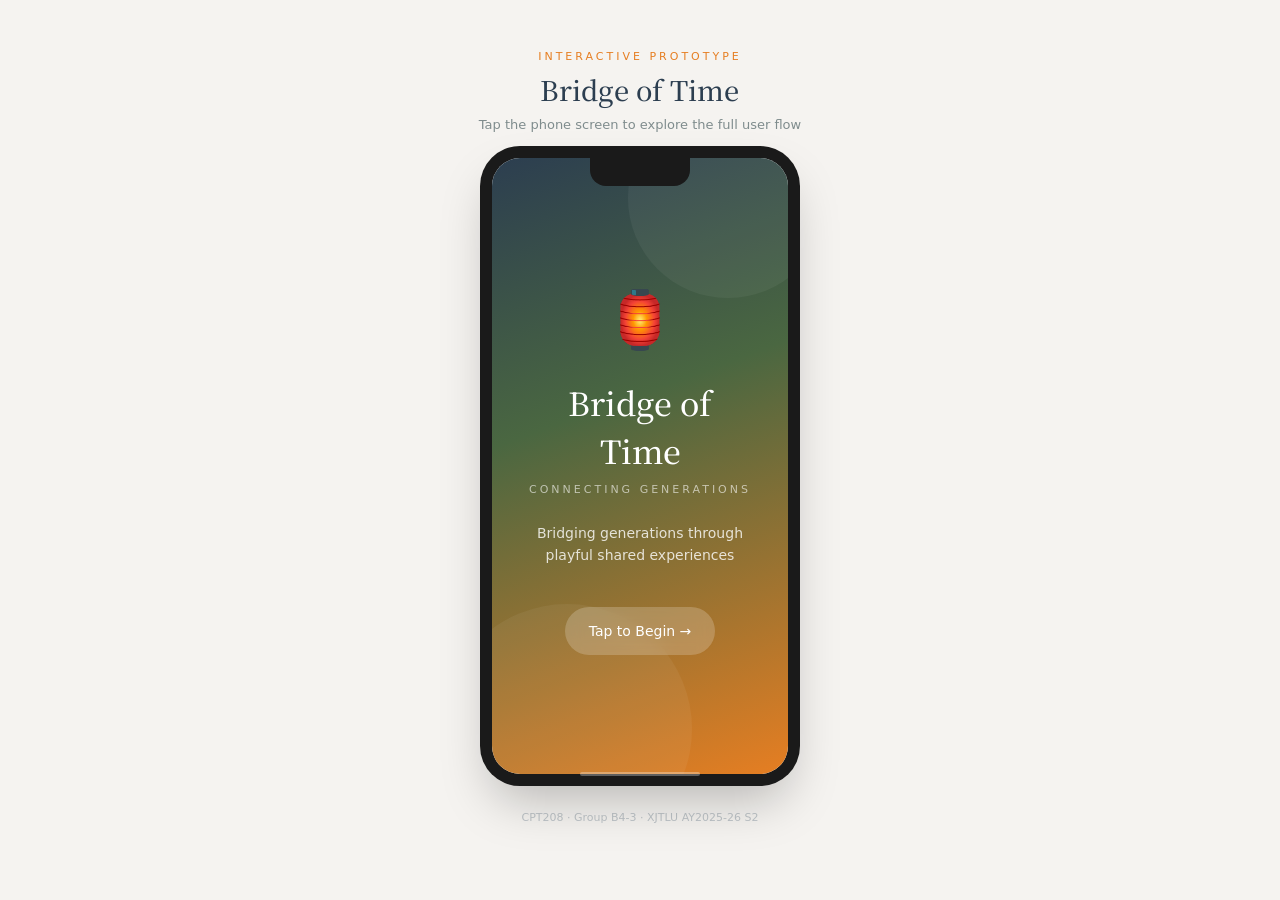
<file: prototype/index.html>
<!DOCTYPE html>
  <html lang="en">
    <head>
      <meta charset="UTF-8" />
      <meta name="viewport" content="width=device-width, initial-scale=1.0" />
      <title>cpt208 time of bridge</title>
      <style>html, body { height: 100%; margin: 0; } #root { height: 100%; }</style>
      <script type="module" crossorigin src="/prototype/assets/index-D9UduiGM.js"></script>
      <link rel="stylesheet" crossorigin href="/prototype/assets/index-CL0Vqqws.css">
    </head>

    <body>
      <div id="root"></div>
    </body>
  </html>
</file>
<file: style.css>
/* ========================================
   Bridge of Time - Portfolio Stylesheet
   CPT208 Group B4-3
   ======================================== */

/* --- Reset & Base --- */
*, *::before, *::after { margin: 0; padding: 0; box-sizing: border-box; }

:root {
    --primary: #2c3e50;
    --primary-light: #34495e;
    --accent: #e67e22;
    --accent-light: #f39c12;
    --warm: #e74c3c;
    --warm-light: #fff5f5;
    --green: #27ae60;
    --blue: #3498db;
    --purple: #8e44ad;
    --bg: #fafafa;
    --bg-alt: #f0ebe3;
    --text: #2c3e50;
    --text-light: #7f8c8d;
    --white: #ffffff;
    --shadow: 0 4px 20px rgba(0, 0, 0, 0.08);
    --shadow-hover: 0 8px 30px rgba(0, 0, 0, 0.12);
    --radius: 12px;
    --transition: all 0.3s ease;
}

html { scroll-behavior: smooth; }

body {
    font-family: 'Inter', -apple-system, BlinkMacSystemFont, sans-serif;
    color: var(--text);
    background: var(--bg);
    line-height: 1.7;
}

h1, h2, h3 { font-family: 'Playfair Display', Georgia, serif; line-height: 1.3; }
.container { max-width: 1100px; margin: 0 auto; padding: 0 24px; }

/* --- Navigation --- */
.navbar {
    position: fixed; top: 0; left: 0; right: 0; z-index: 1000;
    display: flex; align-items: center; justify-content: space-between;
    padding: 16px 40px;
    background: rgba(255, 255, 255, 0.95);
    backdrop-filter: blur(10px);
    box-shadow: 0 1px 10px rgba(0, 0, 0, 0.06);
}
.nav-brand { font-family: 'Playfair Display', serif; font-size: 1.4rem; font-weight: 700; color: var(--primary); }
.nav-links { list-style: none; display: flex; gap: 24px; }
.nav-links a { text-decoration: none; color: var(--text-light); font-size: 0.85rem; font-weight: 500; transition: var(--transition); }
.nav-links a:hover { color: var(--accent); }
.nav-toggle { display: none; background: none; border: none; cursor: pointer; flex-direction: column; gap: 5px; }
.nav-toggle span { display: block; width: 24px; height: 2px; background: var(--primary); transition: var(--transition); }

/* --- Hero --- */
.hero {
    position: relative; height: 100vh; min-height: 600px;
    display: flex; align-items: center; justify-content: center; text-align: center;
    background: linear-gradient(135deg, #2c3e50 0%, #4a6741 50%, #e67e22 100%);
    overflow: hidden;
}
.hero-overlay {
    position: absolute; inset: 0;
    background: url('data:image/svg+xml,<svg xmlns="http://www.w3.org/2000/svg" viewBox="0 0 1440 320"><path fill="rgba(255,255,255,0.05)" d="M0,160L48,170.7C96,181,192,203,288,197.3C384,192,480,160,576,154.7C672,149,768,171,864,186.7C960,203,1056,213,1152,197.3C1248,181,1344,139,1392,117.3L1440,96L1440,320L0,320Z"></path></svg>') no-repeat bottom;
    background-size: cover;
}
.hero-content { position: relative; z-index: 1; padding: 0 24px; }
.hero-tag { color: rgba(255,255,255,0.7); font-size: 0.9rem; letter-spacing: 2px; text-transform: uppercase; margin-bottom: 16px; }
.hero-title { font-size: clamp(3rem, 8vw, 5.5rem); color: var(--white); margin-bottom: 16px; text-shadow: 0 2px 20px rgba(0,0,0,0.3); }
.hero-subtitle { font-size: clamp(1rem, 2.5vw, 1.3rem); color: rgba(255,255,255,0.85); font-weight: 300; max-width: 600px; margin: 0 auto 32px; }
.hero-btn {
    display: inline-block; padding: 14px 36px; background: var(--accent); color: var(--white);
    text-decoration: none; border-radius: 50px; font-weight: 600; font-size: 0.95rem;
    transition: var(--transition); box-shadow: 0 4px 15px rgba(230,126,34,0.4);
}
.hero-btn:hover { background: var(--accent-light); transform: translateY(-2px); box-shadow: 0 6px 20px rgba(230,126,34,0.5); }

/* --- Sections --- */
.section { padding: 100px 0; }
.section-alt { background: var(--bg-alt); }
.section-title { font-size: 2.4rem; text-align: center; margin-bottom: 12px; color: var(--primary); }
.section-desc { text-align: center; color: var(--text-light); max-width: 700px; margin: 0 auto 48px; }

/* --- About --- */
.about-grid { display: grid; grid-template-columns: repeat(auto-fit, minmax(220px, 1fr)); gap: 24px; margin-bottom: 48px; }
.about-card { background: var(--white); padding: 32px 24px; border-radius: var(--radius); text-align: center; box-shadow: var(--shadow); transition: var(--transition); }
.about-card:hover { transform: translateY(-4px); box-shadow: var(--shadow-hover); }
.about-icon { font-size: 2.4rem; margin-bottom: 12px; }
.about-card h3 { margin-bottom: 8px; font-size: 1.1rem; }
.about-card p { color: var(--text-light); font-size: 0.9rem; }

.motivation-box { background: var(--white); padding: 40px; border-radius: var(--radius); box-shadow: var(--shadow); border-left: 4px solid var(--accent); }
.motivation-box h3 { font-size: 1.4rem; margin-bottom: 16px; color: var(--accent); }
.motivation-box p { margin-bottom: 12px; color: var(--text); }

/* --- Team --- */
.team-grid { display: grid; grid-template-columns: repeat(auto-fit, minmax(220px, 1fr)); gap: 32px; }
.team-card { background: var(--white); padding: 36px 24px; border-radius: var(--radius); text-align: center; box-shadow: var(--shadow); transition: var(--transition); }
.team-card:hover { transform: translateY(-4px); box-shadow: var(--shadow-hover); }
.team-avatar { margin-bottom: 16px; }
.avatar-placeholder {
    width: 80px; height: 80px; border-radius: 50%;
    background: linear-gradient(135deg, var(--accent), var(--accent-light));
    color: var(--white); display: inline-flex; align-items: center; justify-content: center;
    font-size: 1.3rem; font-weight: 700; font-family: 'Inter', sans-serif;
}
.team-card h3 { font-size: 1.2rem; margin-bottom: 4px; }
.team-id { color: var(--text-light); font-size: 0.85rem; margin-bottom: 8px; }

/* --- Personas --- */
.persona-grid { display: grid; grid-template-columns: repeat(auto-fit, minmax(480px, 1fr)); gap: 32px; }
.persona-card { background: var(--white); border-radius: var(--radius); overflow: hidden; box-shadow: var(--shadow); transition: var(--transition); }
.persona-card:hover { box-shadow: var(--shadow-hover); }
.persona-header { display: flex; align-items: center; gap: 16px; padding: 24px 28px; }
.persona-young .persona-header { background: linear-gradient(135deg, #3498db, #2980b9); color: var(--white); }
.persona-elder .persona-header { background: linear-gradient(135deg, #e67e22, #d35400); color: var(--white); }
.persona-avatar { width: 60px; height: 60px; border-radius: 50%; background: rgba(255,255,255,0.2); display: flex; align-items: center; justify-content: center; font-size: 2rem; flex-shrink: 0; }
.persona-header h3 { font-size: 1.3rem; font-family: 'Inter', sans-serif; font-weight: 600; }
.persona-age { opacity: 0.85; font-size: 0.9rem; }
.persona-body { padding: 28px; }
.persona-section { margin-bottom: 20px; }
.persona-section h4 { font-family: 'Inter', sans-serif; font-size: 0.95rem; font-weight: 600; margin-bottom: 8px; color: var(--primary); }
.persona-section p { font-size: 0.9rem; color: var(--text); }
.persona-tags { margin-bottom: 20px; }
.persona-tag-group { margin-bottom: 16px; }
.persona-tag-group h4 { font-family: 'Inter', sans-serif; font-size: 0.85rem; font-weight: 600; margin-bottom: 8px; color: var(--primary); }
.tag { display: inline-block; padding: 4px 12px; border-radius: 20px; font-size: 0.8rem; margin: 0 4px 6px 0; }
.tag-goal { background: #e8f5e9; color: #2e7d32; }
.tag-pain { background: #fce4ec; color: #c62828; }
.proficiency-bar { width: 100%; height: 8px; background: #ecf0f1; border-radius: 4px; overflow: hidden; margin-bottom: 4px; }
.proficiency-fill { height: 100%; border-radius: 4px; transition: width 1s ease; }
.persona-young .proficiency-fill { background: linear-gradient(90deg, #3498db, #2ecc71); }
.persona-elder .proficiency-fill { background: linear-gradient(90deg, #e67e22, #f39c12); }
.proficiency-label { font-size: 0.8rem; color: var(--text-light); }
.persona-quote { border-top: 1px solid #ecf0f1; padding-top: 16px; }
.persona-quote blockquote { font-style: italic; color: var(--text-light); font-size: 0.9rem; padding-left: 16px; border-left: 3px solid var(--accent); }

/* --- Journey Map --- */
.journey-map { background: var(--white); border-radius: var(--radius); overflow: hidden; box-shadow: var(--shadow); border: 2px solid #e0dbd4; }
.journey-header { padding: 24px 32px; color: var(--white); }
.journey-header h3 { font-family: 'Inter', sans-serif; font-weight: 600; font-size: 1.2rem; }
.journey-header p { opacity: 0.85; font-size: 0.9rem; margin-top: 4px; }
.journey-young { background: linear-gradient(135deg, #3498db, #2980b9); }
.journey-elder { background: linear-gradient(135deg, #e67e22, #d35400); }
.journey-body { padding: 32px; }
.journey-phases { display: grid; grid-template-columns: repeat(4, 1fr); gap: 0; margin-bottom: 32px; border: 2px solid #ddd; border-radius: 10px; overflow: hidden; }
.journey-phase { padding: 18px; border-right: 2px solid #ddd; background: var(--white); }
.journey-phase:last-child { border-right: none; }
.phase-label {
    font-weight: 700; font-size: 0.85rem; color: var(--white); margin-bottom: 12px;
    text-transform: uppercase; letter-spacing: 1px;
    background: var(--primary); padding: 6px 12px; border-radius: 6px; text-align: center;
}
.persona-young ~ .journey-body .phase-label,
.journey-young + .journey-body .phase-label { background: #3498db; }
.journey-elder + .journey-body .phase-label { background: #e67e22; }
.phase-action, .phase-thought, .phase-touchpoint {
    font-size: 0.82rem; margin-bottom: 8px; color: var(--text); line-height: 1.5;
    padding-bottom: 8px; border-bottom: 1px solid #f0ebe3;
}
.phase-touchpoint { border-bottom: none; }
.emotion-indicator { display: inline-block; padding: 5px 14px; border-radius: 20px; font-size: 0.78rem; font-weight: 600; margin-top: 10px; }
.emotion-positive { background: #d5f5e3; color: #1e8449; border: 1px solid #a9dfbf; }
.emotion-neutral { background: #fef5e7; color: #d35400; border: 1px solid #f5cba7; }
.emotion-negative { background: #fdedec; color: #c0392b; border: 1px solid #f5b7b1; }

.journey-emotion-curve { margin-bottom: 24px; }
.journey-emotion-curve h4 { font-family: 'Inter', sans-serif; font-size: 0.95rem; font-weight: 600; color: var(--primary); margin-bottom: 12px; }
.emotion-graph { background: #f8f9fa; border-radius: 10px; padding: 20px; border: 1px solid #e0dbd4; }
.emotion-line { position: relative; height: 120px; }
.emotion-dot {
    position: absolute; width: 16px; height: 16px; border-radius: 50%; background: #3498db;
    transform: translate(-50%, 50%); z-index: 2; border: 3px solid var(--white); box-shadow: 0 2px 6px rgba(0,0,0,0.15);
}
.emotion-dot.dot-elder { background: #e67e22; }
.emotion-dot::after {
    content: attr(data-label); position: absolute; top: -24px; left: 50%; transform: translateX(-50%);
    font-size: 0.72rem; color: var(--text); white-space: nowrap; font-weight: 600;
}
.emotion-svg { position: absolute; inset: 0; width: 100%; height: 100%; }
.emotion-labels { display: flex; justify-content: space-around; margin-top: 10px; font-size: 0.78rem; color: var(--text-light); font-weight: 500; }

.journey-opportunities { background: #d5f5e3; border-radius: 10px; padding: 20px; border: 1px solid #a9dfbf; }
.journey-opportunities h4 { font-family: 'Inter', sans-serif; font-size: 0.95rem; font-weight: 600; color: #1e8449; margin-bottom: 10px; }
.journey-opportunities ul { list-style: none; padding: 0; }
.journey-opportunities li { font-size: 0.88rem; padding: 5px 0; padding-left: 20px; position: relative; color: var(--text); }
.journey-opportunities li::before { content: ''; position: absolute; left: 0; top: 11px; width: 8px; height: 8px; border-radius: 50%; background: #27ae60; }

/* --- Research --- */
.research-block { margin-bottom: 60px; }
.research-subtitle { font-size: 1.6rem; color: var(--primary); margin-bottom: 16px; border-bottom: 2px solid var(--accent); padding-bottom: 8px; display: inline-block; }
.research-block > p { color: var(--text); margin-bottom: 32px; font-size: 0.95rem; }

/* Survey cards */
.survey-grid { display: grid; grid-template-columns: repeat(auto-fit, minmax(200px, 1fr)); gap: 20px; margin-bottom: 40px; }
.survey-card { background: var(--white); padding: 28px 20px; border-radius: var(--radius); box-shadow: var(--shadow); text-align: center; border-top: 4px solid var(--accent); }
.survey-stat { font-size: 2.4rem; font-weight: 700; color: var(--accent); font-family: 'Inter', sans-serif; margin-bottom: 8px; }
.survey-card p { font-size: 0.88rem; color: var(--text); }

/* Survey table */
.survey-details { margin-bottom: 40px; }
.survey-details h4 { font-family: 'Inter', sans-serif; font-size: 1.1rem; font-weight: 600; color: var(--primary); margin-bottom: 16px; }
.survey-table { width: 100%; border-collapse: collapse; background: var(--white); border-radius: var(--radius); overflow: hidden; box-shadow: var(--shadow); border: 2px solid #ddd; }
.survey-table thead { background: var(--primary); color: var(--white); }
.survey-table th { padding: 14px 20px; text-align: left; font-size: 0.85rem; font-weight: 600; border-right: 1px solid rgba(255,255,255,0.15); }
.survey-table th:last-child { border-right: none; }
.survey-table td { padding: 12px 20px; font-size: 0.88rem; border-bottom: 1px solid #ddd; border-right: 1px solid #ecf0f1; }
.survey-table td:last-child { border-right: none; }
.survey-table tr:last-child td { border-bottom: none; }
.survey-table tr:hover { background: #f8f9fa; }

/* Interview */
.interview-section { margin-top: 40px; }
.interview-section h4 { font-family: 'Inter', sans-serif; font-size: 1.1rem; font-weight: 600; color: var(--primary); margin-bottom: 20px; }
.interview-grid { display: grid; grid-template-columns: repeat(auto-fit, minmax(300px, 1fr)); gap: 20px; }
.interview-card { background: var(--white); border-radius: var(--radius); padding: 24px; box-shadow: var(--shadow); border-left: 4px solid var(--blue); }
.interview-q { font-size: 0.85rem; font-weight: 600; color: var(--blue); margin-bottom: 10px; }
.interview-card blockquote { font-style: italic; font-size: 0.9rem; color: var(--text); line-height: 1.6; padding: 0; border: none; margin: 0; }

/* Literature cards */
.lit-grid { display: grid; grid-template-columns: repeat(auto-fit, minmax(480px, 1fr)); gap: 24px; }
.lit-card { background: var(--white); border-radius: var(--radius); padding: 28px; box-shadow: var(--shadow); }
.lit-ref { font-size: 0.8rem; font-weight: 600; color: var(--accent); margin-bottom: 4px; }
.lit-card h4 { font-family: 'Inter', sans-serif; font-size: 1rem; font-weight: 600; color: var(--primary); margin-bottom: 16px; }
.lit-details { display: grid; grid-template-columns: 1fr 1fr; gap: 16px; }
.lit-good h5, .lit-bad h5 { font-family: 'Inter', sans-serif; font-size: 0.8rem; font-weight: 600; margin-bottom: 8px; text-transform: uppercase; letter-spacing: 1px; }
.lit-good h5 { color: #27ae60; }
.lit-bad h5 { color: #e74c3c; }
.lit-good ul, .lit-bad ul { list-style: none; padding: 0; }
.lit-good li, .lit-bad li { font-size: 0.82rem; padding: 3px 0 3px 14px; position: relative; color: var(--text); }
.lit-good li::before { content: '+'; position: absolute; left: 0; color: #27ae60; font-weight: 700; }
.lit-bad li::before { content: '-'; position: absolute; left: 0; color: #e74c3c; font-weight: 700; }

/* --- Requirements --- */
.req-grid { display: grid; grid-template-columns: repeat(auto-fit, minmax(320px, 1fr)); gap: 28px; }
.req-card { background: var(--white); border-radius: var(--radius); padding: 32px; box-shadow: var(--shadow); position: relative; border-top: 4px solid var(--accent); }
.req-number {
    position: absolute; top: -18px; left: 24px;
    width: 36px; height: 36px; border-radius: 50%; background: var(--accent); color: var(--white);
    display: flex; align-items: center; justify-content: center;
    font-size: 1.1rem; font-weight: 700; font-family: 'Inter', sans-serif;
}
.req-card h3 { font-size: 1.2rem; color: var(--primary); margin-bottom: 12px; margin-top: 8px; }
.req-card p { font-size: 0.9rem; color: var(--text); margin-bottom: 16px; }
.req-evidence { display: flex; flex-wrap: wrap; gap: 6px; }

/* --- Prototype --- */
.prototype-link-box {
    background: linear-gradient(135deg, #2c3e50 0%, #4a6741 100%);
    color: var(--white); padding: 48px; border-radius: var(--radius); text-align: center; margin-bottom: 48px;
}
.prototype-link-box h3 { font-size: 1.6rem; margin-bottom: 12px; }
.prototype-link-box p { opacity: 0.85; font-size: 1rem; }

/* --- Timeline --- */
.timeline { position: relative; max-width: 600px; margin: 0 auto; padding-left: 40px; }
.timeline::before { content: ''; position: absolute; left: 15px; top: 0; bottom: 0; width: 2px; background: #ddd; }
.timeline-item { position: relative; margin-bottom: 32px; }
.timeline-marker { position: absolute; left: -33px; top: 4px; width: 14px; height: 14px; border-radius: 50%; background: #ddd; border: 3px solid var(--bg-alt); }
.timeline-item.done .timeline-marker { background: #2ecc71; }
.timeline-item.active .timeline-marker { background: var(--accent); box-shadow: 0 0 0 4px rgba(230,126,34,0.2); }
.timeline-content h3 { font-family: 'Inter', sans-serif; font-size: 1rem; font-weight: 600; margin-bottom: 4px; }
.timeline-content p { color: var(--text-light); font-size: 0.9rem; }

/* --- References --- */
.references-list { max-width: 900px; margin: 0 auto; }
.references-list p { font-size: 0.88rem; color: var(--text); margin-bottom: 14px; padding-left: 32px; text-indent: -32px; line-height: 1.6; }

/* --- Footer --- */
.footer { background: var(--primary); color: rgba(255,255,255,0.7); text-align: center; padding: 40px 24px; font-size: 0.9rem; }
.footer p { margin-bottom: 4px; }
.footer strong { color: var(--white); }

/* --- Ideation & Alternatives --- */
.ideation-block { background: var(--white); padding: 32px; border-radius: var(--radius); box-shadow: var(--shadow); margin-bottom: 40px; border-left: 4px solid var(--accent); }
.ideation-subtitle { font-size: 1.3rem; color: var(--primary); margin-bottom: 12px; }
.ideation-block p { color: var(--text); font-size: 0.92rem; }
.alternatives-grid { display: grid; grid-template-columns: repeat(auto-fit, minmax(300px, 1fr)); gap: 24px; }
.alt-card { background: var(--white); border-radius: var(--radius); padding: 28px; box-shadow: var(--shadow); border-top: 4px solid #bdc3c7; position: relative; }
.alt-card.alt-chosen { border-top-color: var(--green); }
.alt-badge { display: inline-block; font-size: 0.75rem; font-weight: 700; text-transform: uppercase; letter-spacing: 1px; padding: 4px 12px; border-radius: 20px; background: #ecf0f1; color: var(--text-light); margin-bottom: 12px; }
.alt-badge.chosen-badge { background: #d5f5e3; color: #1e8449; }
.alt-card h4 { font-size: 1.1rem; color: var(--primary); margin-bottom: 10px; }
.alt-card > p { font-size: 0.88rem; color: var(--text); margin-bottom: 16px; }
.alt-pros-cons { font-size: 0.84rem; margin-bottom: 12px; }
.alt-pros { color: #27ae60; margin-bottom: 6px; }
.alt-cons { color: #e74c3c; }
.alt-verdict { font-size: 0.82rem; font-weight: 600; color: var(--text-light); padding-top: 12px; border-top: 1px solid #ecf0f1; }
.alt-verdict.chosen-verdict { color: #27ae60; }

/* --- System Architecture --- */
.arch-diagram { max-width: 600px; margin: 0 auto; }
.arch-layer { background: var(--white); border-radius: var(--radius); padding: 24px; box-shadow: var(--shadow); border-left: 4px solid var(--blue); margin-bottom: 8px; }
.arch-label { font-family: 'Inter', sans-serif; font-size: 0.85rem; font-weight: 700; color: var(--blue); text-transform: uppercase; letter-spacing: 1px; margin-bottom: 10px; }
.arch-items { display: flex; flex-wrap: wrap; gap: 8px; }
.arch-item { display: inline-block; padding: 5px 14px; background: #eaf2fd; color: var(--primary); border-radius: 20px; font-size: 0.82rem; font-weight: 500; }
.arch-arrow { text-align: center; font-size: 1.5rem; color: var(--text-light); padding: 4px 0; }

/* --- Iteration --- */
.iteration-grid { display: flex; flex-direction: column; gap: 32px; }
.iteration-card { background: var(--white); border-radius: var(--radius); overflow: hidden; box-shadow: var(--shadow); }
.iteration-header { padding: 24px 28px; background: linear-gradient(135deg, var(--primary), #4a6741); color: var(--white); display: flex; align-items: center; gap: 16px; }
.iteration-num { display: inline-block; padding: 4px 14px; background: rgba(255,255,255,0.2); border-radius: 20px; font-size: 0.8rem; font-weight: 600; flex-shrink: 0; }
.iteration-header h3 { font-family: 'Inter', sans-serif; font-size: 1.1rem; font-weight: 600; }
.iteration-body { padding: 28px; }
.iteration-context { background: #fef9e7; border-radius: 8px; padding: 16px; margin-bottom: 20px; font-size: 0.9rem; color: var(--text); border-left: 3px solid var(--accent); }
.iteration-comparison { display: grid; grid-template-columns: 1fr 1fr; gap: 20px; margin-bottom: 20px; }
.iter-before, .iter-after { padding: 16px; border-radius: 8px; }
.iter-before { background: #fdedec; border: 1px solid #f5b7b1; }
.iter-after { background: #d5f5e3; border: 1px solid #a9dfbf; }
.iter-before h4 { color: #c0392b; font-family: 'Inter', sans-serif; font-size: 0.9rem; margin-bottom: 10px; }
.iter-after h4 { color: #1e8449; font-family: 'Inter', sans-serif; font-size: 0.9rem; margin-bottom: 10px; }
.iter-before ul, .iter-after ul { list-style: none; padding: 0; }
.iter-before li, .iter-after li { font-size: 0.84rem; padding: 4px 0; color: var(--text); }
.iteration-impact { background: #eaf2fd; border-radius: 8px; padding: 16px; font-size: 0.88rem; color: var(--text); border-left: 3px solid var(--blue); }

/* --- Evaluation --- */
.eval-method { background: var(--white); padding: 28px; border-radius: var(--radius); box-shadow: var(--shadow); margin-bottom: 32px; border-left: 4px solid var(--green); }
.eval-method h3 { font-family: 'Inter', sans-serif; font-size: 1.1rem; margin-bottom: 10px; color: var(--primary); }
.eval-method p { font-size: 0.9rem; color: var(--text); }
.eval-tasks { margin-bottom: 32px; }
.eval-tasks h3 { font-family: 'Inter', sans-serif; font-size: 1.1rem; margin-bottom: 16px; color: var(--primary); }
.eval-table { width: 100%; border-collapse: collapse; background: var(--white); border-radius: var(--radius); overflow: hidden; box-shadow: var(--shadow); }
.eval-table thead { background: var(--green); color: var(--white); }
.eval-table th { padding: 14px 18px; text-align: left; font-size: 0.85rem; font-weight: 600; }
.eval-table td { padding: 12px 18px; font-size: 0.86rem; border-bottom: 1px solid #ecf0f1; color: var(--text); }
.eval-table tr:last-child td { border-bottom: none; }
.eval-table tr:hover { background: #f8f9fa; }
.eval-heuristic { margin-bottom: 32px; }
.eval-heuristic h3 { font-family: 'Inter', sans-serif; font-size: 1.1rem; margin-bottom: 16px; color: var(--primary); }
.heuristic-grid { display: grid; grid-template-columns: 1fr 1fr; gap: 24px; }
.heuristic-card { padding: 24px; border-radius: var(--radius); }
.heuristic-good { background: #d5f5e3; border: 1px solid #a9dfbf; }
.heuristic-improve { background: #fef9e7; border: 1px solid #f9e79f; }
.heuristic-card h4 { font-family: 'Inter', sans-serif; font-size: 1rem; margin-bottom: 12px; color: var(--primary); }
.heuristic-card li { font-size: 0.86rem; margin-bottom: 8px; color: var(--text); line-height: 1.5; }
.eval-feedback { margin-bottom: 32px; }
.eval-feedback h3 { font-family: 'Inter', sans-serif; font-size: 1.1rem; margin-bottom: 16px; color: var(--primary); }
.feedback-quotes blockquote { font-style: italic; font-size: 0.92rem; color: var(--text); padding: 16px 20px; margin-bottom: 12px; background: var(--white); border-left: 3px solid var(--accent); border-radius: 8px; box-shadow: var(--shadow); }

/* --- Contributions --- */
.contrib-table { width: 100%; border-collapse: collapse; background: var(--white); border-radius: var(--radius); overflow: hidden; box-shadow: var(--shadow); }
.contrib-table thead { background: var(--primary); color: var(--white); }
.contrib-table th { padding: 16px 20px; text-align: left; font-size: 0.85rem; font-weight: 600; }
.contrib-table td { padding: 16px 20px; font-size: 0.88rem; border-bottom: 1px solid #ecf0f1; color: var(--text); vertical-align: top; }
.contrib-table tr:last-child td { border-bottom: none; }
.contrib-table tr:hover { background: #f8f9fa; }

/* --- Reflection --- */
.reflection-grid { display: flex; flex-direction: column; gap: 32px; }
.reflection-card { background: var(--white); border-radius: var(--radius); padding: 32px; box-shadow: var(--shadow); border-top: 4px solid var(--purple); }
.reflection-card h3 { font-size: 1.3rem; color: var(--primary); margin-bottom: 20px; }
.reflection-body p { font-size: 0.9rem; color: var(--text); margin-bottom: 14px; line-height: 1.7; }
.reflection-body h4 { font-family: 'Inter', sans-serif; font-size: 0.95rem; font-weight: 600; color: var(--primary); margin: 20px 0 10px; }
.reflection-body ul { padding-left: 20px; margin-bottom: 14px; }
.reflection-body li { font-size: 0.88rem; color: var(--text); margin-bottom: 8px; line-height: 1.6; }
.reflection-body h5 { font-family: 'Inter', sans-serif; font-size: 0.92rem; font-weight: 600; color: var(--heading); margin: 0 0 12px; }
.poa-example { background: #f8f6f2; border-left: 4px solid var(--accent); border-radius: 8px; padding: 20px 24px; margin: 16px 0; }
.poa-example p { font-size: 0.88rem; margin-bottom: 10px; }
.poa-example code { background: #eee; padding: 2px 6px; border-radius: 3px; font-size: 0.82rem; }

/* --- Table of Contents --- */
.toc-grid { display: grid; grid-template-columns: repeat(auto-fit, minmax(320px, 1fr)); gap: 20px; }
.toc-module { background: var(--white); border-radius: var(--radius); overflow: hidden; box-shadow: var(--shadow); }
.toc-module-header { padding: 14px 20px; color: var(--white); font-family: 'Inter', sans-serif; font-size: 0.9rem; font-weight: 700; }
.toc-m1 { background: var(--accent); }
.toc-m2 { background: var(--blue); }
.toc-m3 { background: var(--green); }
.toc-m4 { background: var(--purple); }
.toc-m5 { background: var(--warm); }
.toc-links { list-style: none; padding: 16px 20px; }
.toc-links li { padding: 8px 0; border-bottom: 1px solid #f0ebe3; display: flex; justify-content: space-between; align-items: center; }
.toc-links li:last-child { border-bottom: none; }
.toc-links a { text-decoration: none; color: var(--text); font-size: 0.85rem; transition: var(--transition); }
.toc-links a:hover { color: var(--accent); }
.toc-check { color: var(--green); font-size: 1.1rem; font-weight: 700; }

/* --- Evidence of Life --- */
.evidence-grid { display: grid; grid-template-columns: repeat(auto-fit, minmax(240px, 1fr)); gap: 20px; margin-bottom: 40px; }
.evidence-item { background: var(--white); border-radius: var(--radius); overflow: hidden; box-shadow: var(--shadow); transition: var(--transition); }
.evidence-item:hover { transform: translateY(-4px); box-shadow: var(--shadow-hover); }
.evidence-item img { width: 100%; height: 200px; object-fit: cover; display: block; }
.evidence-item p { padding: 12px 16px; font-size: 0.85rem; color: var(--text-light); text-align: center; }
.evidence-docs { background: var(--white); padding: 28px; border-radius: var(--radius); box-shadow: var(--shadow); }
.evidence-docs h3 { font-family: 'Inter', sans-serif; font-size: 1.1rem; color: var(--primary); margin-bottom: 16px; }
.doc-links { display: flex; gap: 16px; flex-wrap: wrap; }
.doc-link { display: flex; align-items: center; gap: 10px; padding: 14px 22px; background: #f8f9fa; border-radius: 8px; text-decoration: none; color: var(--text); font-size: 0.9rem; font-weight: 500; transition: var(--transition); border: 1px solid #ecf0f1; }
.doc-link:hover { background: var(--accent); color: var(--white); border-color: var(--accent); }
.doc-icon { font-size: 1.4rem; }

/* --- Crazy Eights Sketches --- */
.sketches-grid { display: grid; grid-template-columns: repeat(auto-fit, minmax(200px, 1fr)); gap: 16px; }
.sketch-item { background: var(--white); border-radius: var(--radius); overflow: hidden; box-shadow: var(--shadow); text-align: center; transition: var(--transition); }
.sketch-item:hover { transform: translateY(-4px); box-shadow: var(--shadow-hover); }
.sketch-item img { width: 100%; height: 220px; object-fit: cover; display: block; }
.sketch-item span { display: block; padding: 10px; font-size: 0.8rem; color: var(--text-light); font-weight: 500; }

/* --- Responsive --- */
@media (max-width: 768px) {
    .nav-links {
        display: none; position: absolute; top: 100%; left: 0; right: 0;
        background: var(--white); flex-direction: column; padding: 24px; gap: 16px; box-shadow: var(--shadow);
    }
    .nav-links.active { display: flex; }
    .nav-toggle { display: flex; }
    .persona-grid, .lit-grid { grid-template-columns: 1fr; }
    .journey-phases { grid-template-columns: 1fr; }
    .lit-details { grid-template-columns: 1fr; }
    .hero-title { font-size: 2.5rem; }
    .section { padding: 60px 0; }
    .motivation-box { padding: 24px; }
    .toc-grid { grid-template-columns: 1fr; }
    .iteration-comparison { grid-template-columns: 1fr; }
    .heuristic-grid { grid-template-columns: 1fr; }
}

@media (max-width: 480px) {
    .navbar { padding: 12px 20px; }
    .about-grid { grid-template-columns: 1fr; }
    .team-grid { grid-template-columns: repeat(2, 1fr); gap: 16px; }
    .survey-grid { grid-template-columns: 1fr 1fr; }
    .req-grid { grid-template-columns: 1fr; }
}
</file>
<file: prototype/assets/index-CL0Vqqws.css>
@import"https://fonts.googleapis.com/css2?family=Noto+Serif+SC:wght@400;600;700&family=Inter:wght@300;400;500;600;700&display=swap";/*! tailwindcss v4.1.12 | MIT License | https://tailwindcss.com */@layer properties{@supports (((-webkit-hyphens:none)) and (not (margin-trim:inline))) or ((-moz-orient:inline) and (not (color:rgb(from red r g b)))){*,:before,:after,::backdrop{--tw-translate-x:0;--tw-translate-y:0;--tw-translate-z:0;--tw-rotate-x:initial;--tw-rotate-y:initial;--tw-rotate-z:initial;--tw-skew-x:initial;--tw-skew-y:initial;--tw-space-x-reverse:0;--tw-border-style:solid;--tw-gradient-position:initial;--tw-gradient-from:#0000;--tw-gradient-via:#0000;--tw-gradient-to:#0000;--tw-gradient-stops:initial;--tw-gradient-via-stops:initial;--tw-gradient-from-position:0%;--tw-gradient-via-position:50%;--tw-gradient-to-position:100%;--tw-leading:initial;--tw-font-weight:initial;--tw-tracking:initial;--tw-ordinal:initial;--tw-slashed-zero:initial;--tw-numeric-figure:initial;--tw-numeric-spacing:initial;--tw-numeric-fraction:initial;--tw-shadow:0 0 #0000;--tw-shadow-color:initial;--tw-shadow-alpha:100%;--tw-inset-shadow:0 0 #0000;--tw-inset-shadow-color:initial;--tw-inset-shadow-alpha:100%;--tw-ring-color:initial;--tw-ring-shadow:0 0 #0000;--tw-inset-ring-color:initial;--tw-inset-ring-shadow:0 0 #0000;--tw-ring-inset:initial;--tw-ring-offset-width:0px;--tw-ring-offset-color:#fff;--tw-ring-offset-shadow:0 0 #0000;--tw-outline-style:solid;--tw-backdrop-blur:initial;--tw-backdrop-brightness:initial;--tw-backdrop-contrast:initial;--tw-backdrop-grayscale:initial;--tw-backdrop-hue-rotate:initial;--tw-backdrop-invert:initial;--tw-backdrop-opacity:initial;--tw-backdrop-saturate:initial;--tw-backdrop-sepia:initial;--tw-duration:initial;--tw-ease:initial;--tw-content:"";--tw-animation-delay:0s;--tw-animation-direction:normal;--tw-animation-duration:initial;--tw-animation-fill-mode:none;--tw-animation-iteration-count:1;--tw-enter-blur:0;--tw-enter-opacity:1;--tw-enter-rotate:0;--tw-enter-scale:1;--tw-enter-translate-x:0;--tw-enter-translate-y:0;--tw-exit-blur:0;--tw-exit-opacity:1;--tw-exit-rotate:0;--tw-exit-scale:1;--tw-exit-translate-x:0;--tw-exit-translate-y:0}}}@layer theme{:root,:host{--font-sans:ui-sans-serif,system-ui,sans-serif,"Apple Color Emoji","Segoe UI Emoji","Segoe UI Symbol","Noto Color Emoji";--font-mono:ui-monospace,SFMono-Regular,Menlo,Monaco,Consolas,"Liberation Mono","Courier New",monospace;--color-gray-100:oklch(96.7% .003 264.542);--color-black:#000;--color-white:#fff;--spacing:.25rem;--container-sm:24rem;--container-lg:32rem;--text-xs:.75rem;--text-xs--line-height:calc(1/.75);--text-sm:.875rem;--text-sm--line-height:calc(1.25/.875);--text-base:1rem;--text-base--line-height: 1.5 ;--text-lg:1.125rem;--text-lg--line-height:calc(1.75/1.125);--text-xl:1.25rem;--text-2xl:1.5rem;--font-weight-normal:400;--font-weight-medium:500;--font-weight-semibold:600;--tracking-tight:-.025em;--tracking-wide:.025em;--tracking-widest:.1em;--leading-relaxed:1.625;--radius-xs:.125rem;--radius-2xl:1rem;--ease-in-out:cubic-bezier(.4,0,.2,1);--animate-pulse:pulse 2s cubic-bezier(.4,0,.6,1)infinite;--blur-sm:8px;--aspect-video:16/9;--default-transition-duration:.15s;--default-transition-timing-function:cubic-bezier(.4,0,.2,1);--default-font-family:var(--font-sans);--default-mono-font-family:var(--font-mono);--color-border:var(--border)}}@layer base{*,:after,:before,::backdrop{box-sizing:border-box;border:0 solid;margin:0;padding:0}::file-selector-button{box-sizing:border-box;border:0 solid;margin:0;padding:0}html,:host{-webkit-text-size-adjust:100%;-moz-tab-size:4;tab-size:4;line-height:1.5;font-family:var(--default-font-family,ui-sans-serif,system-ui,sans-serif,"Apple Color Emoji","Segoe UI Emoji","Segoe UI Symbol","Noto Color Emoji");font-feature-settings:var(--default-font-feature-settings,normal);font-variation-settings:var(--default-font-variation-settings,normal);-webkit-tap-highlight-color:transparent}hr{height:0;color:inherit;border-top-width:1px}abbr:where([title]){-webkit-text-decoration:underline dotted;text-decoration:underline dotted}h1,h2,h3,h4,h5,h6{font-size:inherit;font-weight:inherit}a{color:inherit;-webkit-text-decoration:inherit;text-decoration:inherit}b,strong{font-weight:bolder}code,kbd,samp,pre{font-family:var(--default-mono-font-family,ui-monospace,SFMono-Regular,Menlo,Monaco,Consolas,"Liberation Mono","Courier New",monospace);font-feature-settings:var(--default-mono-font-feature-settings,normal);font-variation-settings:var(--default-mono-font-variation-settings,normal);font-size:1em}small{font-size:80%}sub,sup{vertical-align:baseline;font-size:75%;line-height:0;position:relative}sub{bottom:-.25em}sup{top:-.5em}table{text-indent:0;border-color:inherit;border-collapse:collapse}:-moz-focusring{outline:auto}progress{vertical-align:baseline}summary{display:list-item}ol,ul,menu{list-style:none}img,svg,video,canvas,audio,iframe,embed,object{vertical-align:middle;display:block}img,video{max-width:100%;height:auto}button,input,select,optgroup,textarea{font:inherit;font-feature-settings:inherit;font-variation-settings:inherit;letter-spacing:inherit;color:inherit;opacity:1;background-color:#0000;border-radius:0}::file-selector-button{font:inherit;font-feature-settings:inherit;font-variation-settings:inherit;letter-spacing:inherit;color:inherit;opacity:1;background-color:#0000;border-radius:0}:where(select:is([multiple],[size])) optgroup{font-weight:bolder}:where(select:is([multiple],[size])) optgroup option{padding-inline-start:20px}::file-selector-button{margin-inline-end:4px}::placeholder{opacity:1}@supports (not ((-webkit-appearance:-apple-pay-button))) or (contain-intrinsic-size:1px){::placeholder{color:currentColor}@supports (color:color-mix(in lab,red,red)){::placeholder{color:color-mix(in oklab,currentcolor 50%,transparent)}}}textarea{resize:vertical}::-webkit-search-decoration{-webkit-appearance:none}::-webkit-date-and-time-value{min-height:1lh;text-align:inherit}::-webkit-datetime-edit{display:inline-flex}::-webkit-datetime-edit-fields-wrapper{padding:0}::-webkit-datetime-edit{padding-block:0}::-webkit-datetime-edit-year-field{padding-block:0}::-webkit-datetime-edit-month-field{padding-block:0}::-webkit-datetime-edit-day-field{padding-block:0}::-webkit-datetime-edit-hour-field{padding-block:0}::-webkit-datetime-edit-minute-field{padding-block:0}::-webkit-datetime-edit-second-field{padding-block:0}::-webkit-datetime-edit-millisecond-field{padding-block:0}::-webkit-datetime-edit-meridiem-field{padding-block:0}::-webkit-calendar-picker-indicator{line-height:1}:-moz-ui-invalid{box-shadow:none}button,input:where([type=button],[type=reset],[type=submit]){-webkit-appearance:button;-moz-appearance:button;appearance:button}::file-selector-button{-webkit-appearance:button;-moz-appearance:button;appearance:button}::-webkit-inner-spin-button{height:auto}::-webkit-outer-spin-button{height:auto}[hidden]:where(:not([hidden=until-found])){display:none!important}*{border-color:var(--border);outline-color:var(--ring)}@supports (color:color-mix(in lab,red,red)){*{outline-color:color-mix(in oklab,var(--ring)50%,transparent)}}body{background-color:var(--background);color:var(--foreground)}html{font-size:var(--font-size)}h1{font-size:var(--text-2xl);font-weight:var(--font-weight-medium);line-height:1.5}h2{font-size:var(--text-xl);font-weight:var(--font-weight-medium);line-height:1.5}h3{font-size:var(--text-lg);font-weight:var(--font-weight-medium);line-height:1.5}h4,label,button{font-size:var(--text-base);font-weight:var(--font-weight-medium);line-height:1.5}input{font-size:var(--text-base);font-weight:var(--font-weight-normal);line-height:1.5}}@layer components;@layer utilities{.\@container\/card-header{container:card-header/inline-size}.pointer-events-none{pointer-events:none}.invisible{visibility:hidden}.sr-only{clip:rect(0,0,0,0);white-space:nowrap;border-width:0;width:1px;height:1px;margin:-1px;padding:0;position:absolute;overflow:hidden}.absolute{position:absolute}.fixed{position:fixed}.relative{position:relative}.inset-0{inset:calc(var(--spacing)*0)}.inset-x-0{inset-inline:calc(var(--spacing)*0)}.inset-y-0{inset-block:calc(var(--spacing)*0)}.-top-12{top:calc(var(--spacing)*-12)}.top-0{top:calc(var(--spacing)*0)}.top-1{top:calc(var(--spacing)*1)}.top-1\.5{top:calc(var(--spacing)*1.5)}.top-1\/2{top:50%}.top-2{top:calc(var(--spacing)*2)}.top-3{top:calc(var(--spacing)*3)}.top-3\.5{top:calc(var(--spacing)*3.5)}.top-4{top:calc(var(--spacing)*4)}.top-12{top:calc(var(--spacing)*12)}.top-\[-60px\]{top:-60px}.top-\[1px\]{top:1px}.top-\[50\%\]{top:50%}.top-\[60\%\]{top:60%}.top-full{top:100%}.-right-12{right:calc(var(--spacing)*-12)}.right-0{right:calc(var(--spacing)*0)}.right-1{right:calc(var(--spacing)*1)}.right-2{right:calc(var(--spacing)*2)}.right-3{right:calc(var(--spacing)*3)}.right-4{right:calc(var(--spacing)*4)}.right-\[-40px\]{right:-40px}.-bottom-12{bottom:calc(var(--spacing)*-12)}.bottom-0{bottom:calc(var(--spacing)*0)}.bottom-2{bottom:calc(var(--spacing)*2)}.bottom-4{bottom:calc(var(--spacing)*4)}.bottom-\[-80px\]{bottom:-80px}.bottom-\[10px\]{bottom:10px}.-left-12{left:calc(var(--spacing)*-12)}.left-0{left:calc(var(--spacing)*0)}.left-1{left:calc(var(--spacing)*1)}.left-1\/2{left:50%}.left-2{left:calc(var(--spacing)*2)}.left-4{left:calc(var(--spacing)*4)}.left-5{left:calc(var(--spacing)*5)}.left-\[-22px\]{left:-22px}.left-\[-50px\]{left:-50px}.left-\[9px\]{left:9px}.left-\[50\%\]{left:50%}.isolate{isolation:isolate}.z-10{z-index:10}.z-20{z-index:20}.z-30{z-index:30}.z-50{z-index:50}.z-\[1\]{z-index:1}.col-start-2{grid-column-start:2}.row-span-2{grid-row:span 2/span 2}.row-start-1{grid-row-start:1}.-mx-1{margin-inline:calc(var(--spacing)*-1)}.mx-2{margin-inline:calc(var(--spacing)*2)}.mx-3\.5{margin-inline:calc(var(--spacing)*3.5)}.mx-auto{margin-inline:auto}.my-0\.5{margin-block:calc(var(--spacing)*.5)}.my-1{margin-block:calc(var(--spacing)*1)}.my-4{margin-block:calc(var(--spacing)*4)}.-mt-3{margin-top:calc(var(--spacing)*-3)}.-mt-4{margin-top:calc(var(--spacing)*-4)}.mt-0\.5{margin-top:calc(var(--spacing)*.5)}.mt-1{margin-top:calc(var(--spacing)*1)}.mt-1\.5{margin-top:calc(var(--spacing)*1.5)}.mt-2{margin-top:calc(var(--spacing)*2)}.mt-3{margin-top:calc(var(--spacing)*3)}.mt-4{margin-top:calc(var(--spacing)*4)}.mt-auto{margin-top:auto}.mr-2{margin-right:calc(var(--spacing)*2)}.mb-1{margin-bottom:calc(var(--spacing)*1)}.mb-2{margin-bottom:calc(var(--spacing)*2)}.mb-3{margin-bottom:calc(var(--spacing)*3)}.mb-4{margin-bottom:calc(var(--spacing)*4)}.mb-5{margin-bottom:calc(var(--spacing)*5)}.mb-6{margin-bottom:calc(var(--spacing)*6)}.mb-10{margin-bottom:calc(var(--spacing)*10)}.-ml-4{margin-left:calc(var(--spacing)*-4)}.ml-1{margin-left:calc(var(--spacing)*1)}.ml-auto{margin-left:auto}.line-clamp-1{-webkit-line-clamp:1;-webkit-box-orient:vertical;display:-webkit-box;overflow:hidden}.line-clamp-2{-webkit-line-clamp:2;-webkit-box-orient:vertical;display:-webkit-box;overflow:hidden}.block{display:block}.flex{display:flex}.grid{display:grid}.hidden{display:none}.inline-block{display:inline-block}.inline-flex{display:inline-flex}.table{display:table}.table-caption{display:table-caption}.table-cell{display:table-cell}.table-row{display:table-row}.field-sizing-content{field-sizing:content}.aspect-square{aspect-ratio:1}.aspect-video{aspect-ratio:var(--aspect-video)}.size-2{width:calc(var(--spacing)*2);height:calc(var(--spacing)*2)}.size-2\.5{width:calc(var(--spacing)*2.5);height:calc(var(--spacing)*2.5)}.size-3{width:calc(var(--spacing)*3);height:calc(var(--spacing)*3)}.size-3\.5{width:calc(var(--spacing)*3.5);height:calc(var(--spacing)*3.5)}.size-4{width:calc(var(--spacing)*4);height:calc(var(--spacing)*4)}.size-7{width:calc(var(--spacing)*7);height:calc(var(--spacing)*7)}.size-8{width:calc(var(--spacing)*8);height:calc(var(--spacing)*8)}.size-9{width:calc(var(--spacing)*9);height:calc(var(--spacing)*9)}.size-10{width:calc(var(--spacing)*10);height:calc(var(--spacing)*10)}.size-full{width:100%;height:100%}.h-1\.5{height:calc(var(--spacing)*1.5)}.h-2{height:calc(var(--spacing)*2)}.h-2\.5{height:calc(var(--spacing)*2.5)}.h-4{height:calc(var(--spacing)*4)}.h-5{height:calc(var(--spacing)*5)}.h-7{height:calc(var(--spacing)*7)}.h-8{height:calc(var(--spacing)*8)}.h-9{height:calc(var(--spacing)*9)}.h-10{height:calc(var(--spacing)*10)}.h-12{height:calc(var(--spacing)*12)}.h-\[1\.15rem\]{height:1.15rem}.h-\[4px\]{height:4px}.h-\[14px\]{height:14px}.h-\[28px\]{height:28px}.h-\[100px\]{height:100px}.h-\[200px\]{height:200px}.h-\[250px\]{height:250px}.h-\[calc\(100\%-1px\)\]{height:calc(100% - 1px)}.h-\[var\(--radix-navigation-menu-viewport-height\)\]{height:var(--radix-navigation-menu-viewport-height)}.h-\[var\(--radix-select-trigger-height\)\]{height:var(--radix-select-trigger-height)}.h-auto{height:auto}.h-full{height:100%}.h-px{height:1px}.h-svh{height:100svh}.max-h-\(--radix-context-menu-content-available-height\){max-height:var(--radix-context-menu-content-available-height)}.max-h-\(--radix-dropdown-menu-content-available-height\){max-height:var(--radix-dropdown-menu-content-available-height)}.max-h-\(--radix-select-content-available-height\){max-height:var(--radix-select-content-available-height)}.max-h-\[300px\]{max-height:300px}.min-h-0{min-height:calc(var(--spacing)*0)}.min-h-4{min-height:calc(var(--spacing)*4)}.min-h-16{min-height:calc(var(--spacing)*16)}.min-h-screen{min-height:100vh}.min-h-svh{min-height:100svh}.w-\(--sidebar-width\){width:var(--sidebar-width)}.w-0{width:calc(var(--spacing)*0)}.w-1{width:calc(var(--spacing)*1)}.w-2{width:calc(var(--spacing)*2)}.w-2\.5{width:calc(var(--spacing)*2.5)}.w-3{width:calc(var(--spacing)*3)}.w-3\/4{width:75%}.w-4{width:calc(var(--spacing)*4)}.w-5{width:calc(var(--spacing)*5)}.w-8{width:calc(var(--spacing)*8)}.w-9{width:calc(var(--spacing)*9)}.w-64{width:calc(var(--spacing)*64)}.w-72{width:calc(var(--spacing)*72)}.w-\[2px\]{width:2px}.w-\[14px\]{width:14px}.w-\[100px\]{width:100px}.w-\[120px\]{width:120px}.w-\[200px\]{width:200px}.w-\[250px\]{width:250px}.w-auto{width:auto}.w-fit{width:fit-content}.w-full{width:100%}.w-max{width:max-content}.w-px{width:1px}.max-w-\(--skeleton-width\){max-width:var(--skeleton-width)}.max-w-\[340px\]{max-width:340px}.max-w-\[calc\(100\%-2rem\)\]{max-width:calc(100% - 2rem)}.max-w-max{max-width:max-content}.min-w-0{min-width:calc(var(--spacing)*0)}.min-w-5{min-width:calc(var(--spacing)*5)}.min-w-8{min-width:calc(var(--spacing)*8)}.min-w-9{min-width:calc(var(--spacing)*9)}.min-w-10{min-width:calc(var(--spacing)*10)}.min-w-\[8rem\]{min-width:8rem}.min-w-\[12rem\]{min-width:12rem}.min-w-\[var\(--radix-select-trigger-width\)\]{min-width:var(--radix-select-trigger-width)}.flex-1{flex:1}.flex-shrink-0,.shrink-0{flex-shrink:0}.grow{flex-grow:1}.grow-0{flex-grow:0}.basis-full{flex-basis:100%}.caption-bottom{caption-side:bottom}.border-collapse{border-collapse:collapse}.origin-\(--radix-context-menu-content-transform-origin\){transform-origin:var(--radix-context-menu-content-transform-origin)}.origin-\(--radix-dropdown-menu-content-transform-origin\){transform-origin:var(--radix-dropdown-menu-content-transform-origin)}.origin-\(--radix-hover-card-content-transform-origin\){transform-origin:var(--radix-hover-card-content-transform-origin)}.origin-\(--radix-menubar-content-transform-origin\){transform-origin:var(--radix-menubar-content-transform-origin)}.origin-\(--radix-popover-content-transform-origin\){transform-origin:var(--radix-popover-content-transform-origin)}.origin-\(--radix-select-content-transform-origin\){transform-origin:var(--radix-select-content-transform-origin)}.origin-\(--radix-tooltip-content-transform-origin\){transform-origin:var(--radix-tooltip-content-transform-origin)}.-translate-x-1\/2{--tw-translate-x: -50% ;translate:var(--tw-translate-x)var(--tw-translate-y)}.-translate-x-px{--tw-translate-x:-1px;translate:var(--tw-translate-x)var(--tw-translate-y)}.translate-x-\[-50\%\]{--tw-translate-x:-50%;translate:var(--tw-translate-x)var(--tw-translate-y)}.translate-x-px{--tw-translate-x:1px;translate:var(--tw-translate-x)var(--tw-translate-y)}.-translate-y-1\/2{--tw-translate-y: -50% ;translate:var(--tw-translate-x)var(--tw-translate-y)}.translate-y-0\.5{--tw-translate-y:calc(var(--spacing)*.5);translate:var(--tw-translate-x)var(--tw-translate-y)}.translate-y-\[-50\%\]{--tw-translate-y:-50%;translate:var(--tw-translate-x)var(--tw-translate-y)}.translate-y-\[calc\(-50\%_-_2px\)\]{--tw-translate-y: calc(-50% - 2px) ;translate:var(--tw-translate-x)var(--tw-translate-y)}.rotate-45{rotate:45deg}.rotate-90{rotate:90deg}.transform{transform:var(--tw-rotate-x,)var(--tw-rotate-y,)var(--tw-rotate-z,)var(--tw-skew-x,)var(--tw-skew-y,)}.animate-caret-blink{animation:1.25s ease-out infinite caret-blink}.animate-in{animation:enter var(--tw-animation-duration,var(--tw-duration,.15s))var(--tw-ease,ease)var(--tw-animation-delay,0s)var(--tw-animation-iteration-count,1)var(--tw-animation-direction,normal)var(--tw-animation-fill-mode,none)}.animate-pulse{animation:var(--animate-pulse)}.cursor-default{cursor:default}.cursor-pointer{cursor:pointer}.touch-none{touch-action:none}.resize-none{resize:none}.scroll-my-1{scroll-margin-block:calc(var(--spacing)*1)}.scroll-py-1{scroll-padding-block:calc(var(--spacing)*1)}.list-none{list-style-type:none}.auto-rows-min{grid-auto-rows:min-content}.grid-cols-2{grid-template-columns:repeat(2,minmax(0,1fr))}.grid-cols-\[0_1fr\]{grid-template-columns:0 1fr}.grid-rows-\[auto_auto\]{grid-template-rows:auto auto}.flex-col{flex-direction:column}.flex-col-reverse{flex-direction:column-reverse}.flex-row{flex-direction:row}.flex-wrap{flex-wrap:wrap}.items-center{align-items:center}.items-end{align-items:flex-end}.items-start{align-items:flex-start}.items-stretch{align-items:stretch}.justify-around{justify-content:space-around}.justify-between{justify-content:space-between}.justify-center{justify-content:center}.justify-end{justify-content:flex-end}.justify-items-start{justify-items:start}.gap-0\.5{gap:calc(var(--spacing)*.5)}.gap-1{gap:calc(var(--spacing)*1)}.gap-1\.5{gap:calc(var(--spacing)*1.5)}.gap-2{gap:calc(var(--spacing)*2)}.gap-2\.5{gap:calc(var(--spacing)*2.5)}.gap-3{gap:calc(var(--spacing)*3)}.gap-4{gap:calc(var(--spacing)*4)}.gap-6{gap:calc(var(--spacing)*6)}:where(.space-x-1>:not(:last-child)){--tw-space-x-reverse:0;margin-inline-start:calc(calc(var(--spacing)*1)*var(--tw-space-x-reverse));margin-inline-end:calc(calc(var(--spacing)*1)*calc(1 - var(--tw-space-x-reverse)))}.gap-y-0\.5{row-gap:calc(var(--spacing)*.5)}.self-start{align-self:flex-start}.justify-self-end{justify-self:flex-end}.overflow-auto{overflow:auto}.overflow-hidden{overflow:hidden}.overflow-x-auto{overflow-x:auto}.overflow-x-hidden{overflow-x:hidden}.overflow-y-auto{overflow-y:auto}.rounded-2xl{border-radius:var(--radius-2xl)}.rounded-\[2px\]{border-radius:2px}.rounded-\[4px\]{border-radius:4px}.rounded-\[28px\]{border-radius:28px}.rounded-\[40px\]{border-radius:40px}.rounded-\[inherit\]{border-radius:inherit}.rounded-full{border-radius:3.40282e38px}.rounded-lg{border-radius:var(--radius)}.rounded-md{border-radius:calc(var(--radius) - 2px)}.rounded-none{border-radius:0}.rounded-sm{border-radius:calc(var(--radius) - 4px)}.rounded-xl{border-radius:calc(var(--radius) + 4px)}.rounded-xs{border-radius:var(--radius-xs)}.rounded-t-2xl{border-top-left-radius:var(--radius-2xl);border-top-right-radius:var(--radius-2xl)}.rounded-tl-sm{border-top-left-radius:calc(var(--radius) - 4px)}.rounded-b-2xl{border-bottom-right-radius:var(--radius-2xl);border-bottom-left-radius:var(--radius-2xl)}.border{border-style:var(--tw-border-style);border-width:1px}.border-0{border-style:var(--tw-border-style);border-width:0}.border-2{border-style:var(--tw-border-style);border-width:2px}.border-\[1\.5px\]{border-style:var(--tw-border-style);border-width:1.5px}.border-y{border-block-style:var(--tw-border-style);border-block-width:1px}.border-t{border-top-style:var(--tw-border-style);border-top-width:1px}.border-r{border-right-style:var(--tw-border-style);border-right-width:1px}.border-b{border-bottom-style:var(--tw-border-style);border-bottom-width:1px}.border-l{border-left-style:var(--tw-border-style);border-left-width:1px}.border-dashed{--tw-border-style:dashed;border-style:dashed}.border-solid{--tw-border-style:solid;border-style:solid}.border-\(--color-border\){border-color:var(--color-border)}.border-\[\#8e44ad\]\/30{border-color:#8e44ad4d}.border-\[\#e67e22\]{border-color:#e67e22}.border-\[\#e67e22\]\/20{border-color:#e67e2233}.border-\[\#e67e22\]\/30{border-color:#e67e224d}.border-\[\#eee\]{border-color:#eee}.border-\[\#f0f0f0\]{border-color:#f0f0f0}.border-\[\#faf8f5\]{border-color:#faf8f5}.border-border\/50{border-color:var(--border)}@supports (color:color-mix(in lab,red,red)){.border-border\/50{border-color:color-mix(in oklab,var(--border)50%,transparent)}}.border-input{border-color:var(--input)}.border-primary{border-color:var(--primary)}.border-sidebar-border{border-color:var(--sidebar-border)}.border-transparent{border-color:#0000}.border-t-transparent{border-top-color:#0000}.border-l-transparent{border-left-color:#0000}.bg-\(--color-bg\){background-color:var(--color-bg)}.bg-\[\#1a1a1a\]{background-color:#1a1a1a}.bg-\[\#2c3e50\]{background-color:#2c3e50}.bg-\[\#8e44ad\]{background-color:#8e44ad}.bg-\[\#27ae60\]{background-color:#27ae60}.bg-\[\#e67e22\]{background-color:#e67e22}.bg-\[\#e67e22\]\/20{background-color:#e67e2233}.bg-\[\#e74c3c\]{background-color:#e74c3c}.bg-\[\#ecf0f1\]{background-color:#ecf0f1}.bg-\[\#f0faf4\]{background-color:#f0faf4}.bg-\[\#f5f3f0\]{background-color:#f5f3f0}.bg-\[\#f9f0ff\]{background-color:#f9f0ff}.bg-\[\#faf8f5\]{background-color:#faf8f5}.bg-\[\#fff3e0\]{background-color:#fff3e0}.bg-\[\#fff8f0\]{background-color:#fff8f0}.bg-accent{background-color:var(--accent)}.bg-background{background-color:var(--background)}.bg-black\/30{background-color:#0000004d}@supports (color:color-mix(in lab,red,red)){.bg-black\/30{background-color:color-mix(in oklab,var(--color-black)30%,transparent)}}.bg-black\/40{background-color:#0006}@supports (color:color-mix(in lab,red,red)){.bg-black\/40{background-color:color-mix(in oklab,var(--color-black)40%,transparent)}}.bg-black\/50{background-color:#00000080}@supports (color:color-mix(in lab,red,red)){.bg-black\/50{background-color:color-mix(in oklab,var(--color-black)50%,transparent)}}.bg-black\/80{background-color:#000c}@supports (color:color-mix(in lab,red,red)){.bg-black\/80{background-color:color-mix(in oklab,var(--color-black)80%,transparent)}}.bg-border{background-color:var(--border)}.bg-card{background-color:var(--card)}.bg-destructive{background-color:var(--destructive)}.bg-foreground{background-color:var(--foreground)}.bg-gray-100{background-color:var(--color-gray-100)}.bg-input-background{background-color:var(--input-background)}.bg-muted,.bg-muted\/50{background-color:var(--muted)}@supports (color:color-mix(in lab,red,red)){.bg-muted\/50{background-color:color-mix(in oklab,var(--muted)50%,transparent)}}.bg-popover{background-color:var(--popover)}.bg-primary,.bg-primary\/20{background-color:var(--primary)}@supports (color:color-mix(in lab,red,red)){.bg-primary\/20{background-color:color-mix(in oklab,var(--primary)20%,transparent)}}.bg-secondary{background-color:var(--secondary)}.bg-sidebar{background-color:var(--sidebar)}.bg-sidebar-border{background-color:var(--sidebar-border)}.bg-transparent{background-color:#0000}.bg-white{background-color:var(--color-white)}.bg-white\/5{background-color:#ffffff0d}@supports (color:color-mix(in lab,red,red)){.bg-white\/5{background-color:color-mix(in oklab,var(--color-white)5%,transparent)}}.bg-white\/20{background-color:#fff3}@supports (color:color-mix(in lab,red,red)){.bg-white\/20{background-color:color-mix(in oklab,var(--color-white)20%,transparent)}}.bg-white\/30{background-color:#ffffff4d}@supports (color:color-mix(in lab,red,red)){.bg-white\/30{background-color:color-mix(in oklab,var(--color-white)30%,transparent)}}.bg-gradient-to-r{--tw-gradient-position:to right in oklab;background-image:linear-gradient(var(--tw-gradient-stops))}.bg-gradient-to-t{--tw-gradient-position:to top in oklab;background-image:linear-gradient(var(--tw-gradient-stops))}.from-black\/50{--tw-gradient-from:#00000080}@supports (color:color-mix(in lab,red,red)){.from-black\/50{--tw-gradient-from:color-mix(in oklab,var(--color-black)50%,transparent)}}.from-black\/50{--tw-gradient-stops:var(--tw-gradient-via-stops,var(--tw-gradient-position),var(--tw-gradient-from)var(--tw-gradient-from-position),var(--tw-gradient-to)var(--tw-gradient-to-position))}.from-black\/60{--tw-gradient-from:#0009}@supports (color:color-mix(in lab,red,red)){.from-black\/60{--tw-gradient-from:color-mix(in oklab,var(--color-black)60%,transparent)}}.from-black\/60{--tw-gradient-stops:var(--tw-gradient-via-stops,var(--tw-gradient-position),var(--tw-gradient-from)var(--tw-gradient-from-position),var(--tw-gradient-to)var(--tw-gradient-to-position))}.to-transparent{--tw-gradient-to:transparent;--tw-gradient-stops:var(--tw-gradient-via-stops,var(--tw-gradient-position),var(--tw-gradient-from)var(--tw-gradient-from-position),var(--tw-gradient-to)var(--tw-gradient-to-position))}.fill-current{fill:currentColor}.fill-primary{fill:var(--primary)}.object-cover{object-fit:cover}.p-0{padding:calc(var(--spacing)*0)}.p-1{padding:calc(var(--spacing)*1)}.p-2{padding:calc(var(--spacing)*2)}.p-3{padding:calc(var(--spacing)*3)}.p-4{padding:calc(var(--spacing)*4)}.p-5{padding:calc(var(--spacing)*5)}.p-6{padding:calc(var(--spacing)*6)}.p-\[3px\]{padding:3px}.p-px{padding:1px}.px-1{padding-inline:calc(var(--spacing)*1)}.px-1\.5{padding-inline:calc(var(--spacing)*1.5)}.px-2{padding-inline:calc(var(--spacing)*2)}.px-2\.5{padding-inline:calc(var(--spacing)*2.5)}.px-3{padding-inline:calc(var(--spacing)*3)}.px-4{padding-inline:calc(var(--spacing)*4)}.px-5{padding-inline:calc(var(--spacing)*5)}.px-6{padding-inline:calc(var(--spacing)*6)}.px-8{padding-inline:calc(var(--spacing)*8)}.py-0\.5{padding-block:calc(var(--spacing)*.5)}.py-1{padding-block:calc(var(--spacing)*1)}.py-1\.5{padding-block:calc(var(--spacing)*1.5)}.py-2{padding-block:calc(var(--spacing)*2)}.py-3{padding-block:calc(var(--spacing)*3)}.py-4{padding-block:calc(var(--spacing)*4)}.py-5{padding-block:calc(var(--spacing)*5)}.py-6{padding-block:calc(var(--spacing)*6)}.pt-0{padding-top:calc(var(--spacing)*0)}.pt-1{padding-top:calc(var(--spacing)*1)}.pt-3{padding-top:calc(var(--spacing)*3)}.pt-4{padding-top:calc(var(--spacing)*4)}.pt-6{padding-top:calc(var(--spacing)*6)}.pt-12{padding-top:calc(var(--spacing)*12)}.pr-2{padding-right:calc(var(--spacing)*2)}.pr-2\.5{padding-right:calc(var(--spacing)*2.5)}.pr-8{padding-right:calc(var(--spacing)*8)}.pb-3{padding-bottom:calc(var(--spacing)*3)}.pb-4{padding-bottom:calc(var(--spacing)*4)}.pb-5{padding-bottom:calc(var(--spacing)*5)}.pb-6{padding-bottom:calc(var(--spacing)*6)}.pl-2{padding-left:calc(var(--spacing)*2)}.pl-4{padding-left:calc(var(--spacing)*4)}.pl-6{padding-left:calc(var(--spacing)*6)}.pl-8{padding-left:calc(var(--spacing)*8)}.text-center{text-align:center}.text-left{text-align:left}.text-right{text-align:right}.align-middle{vertical-align:middle}.font-mono{font-family:var(--font-mono)}.text-base{font-size:var(--text-base);line-height:var(--tw-leading,var(--text-base--line-height))}.text-lg{font-size:var(--text-lg);line-height:var(--tw-leading,var(--text-lg--line-height))}.text-sm{font-size:var(--text-sm);line-height:var(--tw-leading,var(--text-sm--line-height))}.text-xs{font-size:var(--text-xs);line-height:var(--tw-leading,var(--text-xs--line-height))}.text-\[0\.8rem\]{font-size:.8rem}.text-\[11px\]{font-size:11px}.text-\[13px\]{font-size:13px}.leading-none{--tw-leading:1;line-height:1}.font-medium{--tw-font-weight:var(--font-weight-medium);font-weight:var(--font-weight-medium)}.font-normal{--tw-font-weight:var(--font-weight-normal);font-weight:var(--font-weight-normal)}.font-semibold{--tw-font-weight:var(--font-weight-semibold);font-weight:var(--font-weight-semibold)}.tracking-\[2px\]{--tw-tracking:2px;letter-spacing:2px}.tracking-\[3px\]{--tw-tracking:3px;letter-spacing:3px}.tracking-tight{--tw-tracking:var(--tracking-tight);letter-spacing:var(--tracking-tight)}.tracking-wide{--tw-tracking:var(--tracking-wide);letter-spacing:var(--tracking-wide)}.tracking-widest{--tw-tracking:var(--tracking-widest);letter-spacing:var(--tracking-widest)}.text-balance{text-wrap:balance}.break-words{overflow-wrap:break-word}.whitespace-nowrap{white-space:nowrap}.text-\[\#2c3e50\]{color:#2c3e50}.text-\[\#7f8c8d\]{color:#7f8c8d}.text-\[\#8e44ad\]{color:#8e44ad}.text-\[\#27ae60\]{color:#27ae60}.text-\[\#bdc3c7\]{color:#bdc3c7}.text-\[\#e67e22\]{color:#e67e22}.text-\[\#e74c3c\]{color:#e74c3c}.text-accent-foreground{color:var(--accent-foreground)}.text-card-foreground{color:var(--card-foreground)}.text-current{color:currentColor}.text-destructive{color:var(--destructive)}.text-foreground{color:var(--foreground)}.text-muted-foreground{color:var(--muted-foreground)}.text-popover-foreground{color:var(--popover-foreground)}.text-primary{color:var(--primary)}.text-primary-foreground{color:var(--primary-foreground)}.text-secondary-foreground{color:var(--secondary-foreground)}.text-sidebar-foreground,.text-sidebar-foreground\/70{color:var(--sidebar-foreground)}@supports (color:color-mix(in lab,red,red)){.text-sidebar-foreground\/70{color:color-mix(in oklab,var(--sidebar-foreground)70%,transparent)}}.text-white{color:var(--color-white)}.text-white\/60{color:#fff9}@supports (color:color-mix(in lab,red,red)){.text-white\/60{color:color-mix(in oklab,var(--color-white)60%,transparent)}}.text-white\/70{color:#ffffffb3}@supports (color:color-mix(in lab,red,red)){.text-white\/70{color:color-mix(in oklab,var(--color-white)70%,transparent)}}.text-white\/75{color:#ffffffbf}@supports (color:color-mix(in lab,red,red)){.text-white\/75{color:color-mix(in oklab,var(--color-white)75%,transparent)}}.text-white\/80{color:#fffc}@supports (color:color-mix(in lab,red,red)){.text-white\/80{color:color-mix(in oklab,var(--color-white)80%,transparent)}}.text-white\/90{color:#ffffffe6}@supports (color:color-mix(in lab,red,red)){.text-white\/90{color:color-mix(in oklab,var(--color-white)90%,transparent)}}.uppercase{text-transform:uppercase}.tabular-nums{--tw-numeric-spacing:tabular-nums;font-variant-numeric:var(--tw-ordinal,)var(--tw-slashed-zero,)var(--tw-numeric-figure,)var(--tw-numeric-spacing,)var(--tw-numeric-fraction,)}.line-through{text-decoration-line:line-through}.underline-offset-4{text-underline-offset:4px}.opacity-30{opacity:.3}.opacity-50{opacity:.5}.opacity-70{opacity:.7}.shadow{--tw-shadow:0 1px 3px 0 var(--tw-shadow-color,#0000001a),0 1px 2px -1px var(--tw-shadow-color,#0000001a);box-shadow:var(--tw-inset-shadow),var(--tw-inset-ring-shadow),var(--tw-ring-offset-shadow),var(--tw-ring-shadow),var(--tw-shadow)}.shadow-2xl{--tw-shadow:0 25px 50px -12px var(--tw-shadow-color,#00000040);box-shadow:var(--tw-inset-shadow),var(--tw-inset-ring-shadow),var(--tw-ring-offset-shadow),var(--tw-ring-shadow),var(--tw-shadow)}.shadow-\[0_0_0_1px_hsl\(var\(--sidebar-border\)\)\]{--tw-shadow:0 0 0 1px var(--tw-shadow-color,hsl(var(--sidebar-border)));box-shadow:var(--tw-inset-shadow),var(--tw-inset-ring-shadow),var(--tw-ring-offset-shadow),var(--tw-ring-shadow),var(--tw-shadow)}.shadow-lg{--tw-shadow:0 10px 15px -3px var(--tw-shadow-color,#0000001a),0 4px 6px -4px var(--tw-shadow-color,#0000001a);box-shadow:var(--tw-inset-shadow),var(--tw-inset-ring-shadow),var(--tw-ring-offset-shadow),var(--tw-ring-shadow),var(--tw-shadow)}.shadow-md{--tw-shadow:0 4px 6px -1px var(--tw-shadow-color,#0000001a),0 2px 4px -2px var(--tw-shadow-color,#0000001a);box-shadow:var(--tw-inset-shadow),var(--tw-inset-ring-shadow),var(--tw-ring-offset-shadow),var(--tw-ring-shadow),var(--tw-shadow)}.shadow-none{--tw-shadow:0 0 #0000;box-shadow:var(--tw-inset-shadow),var(--tw-inset-ring-shadow),var(--tw-ring-offset-shadow),var(--tw-ring-shadow),var(--tw-shadow)}.shadow-sm{--tw-shadow:0 1px 3px 0 var(--tw-shadow-color,#0000001a),0 1px 2px -1px var(--tw-shadow-color,#0000001a);box-shadow:var(--tw-inset-shadow),var(--tw-inset-ring-shadow),var(--tw-ring-offset-shadow),var(--tw-ring-shadow),var(--tw-shadow)}.shadow-xl{--tw-shadow:0 20px 25px -5px var(--tw-shadow-color,#0000001a),0 8px 10px -6px var(--tw-shadow-color,#0000001a);box-shadow:var(--tw-inset-shadow),var(--tw-inset-ring-shadow),var(--tw-ring-offset-shadow),var(--tw-ring-shadow),var(--tw-shadow)}.shadow-xs{--tw-shadow:0 1px 2px 0 var(--tw-shadow-color,#0000000d);box-shadow:var(--tw-inset-shadow),var(--tw-inset-ring-shadow),var(--tw-ring-offset-shadow),var(--tw-ring-shadow),var(--tw-shadow)}.ring-0{--tw-ring-shadow:var(--tw-ring-inset,)0 0 0 calc(0px + var(--tw-ring-offset-width))var(--tw-ring-color,currentcolor);box-shadow:var(--tw-inset-shadow),var(--tw-inset-ring-shadow),var(--tw-ring-offset-shadow),var(--tw-ring-shadow),var(--tw-shadow)}.ring-ring\/50{--tw-ring-color:var(--ring)}@supports (color:color-mix(in lab,red,red)){.ring-ring\/50{--tw-ring-color:color-mix(in oklab,var(--ring)50%,transparent)}}.ring-sidebar-ring{--tw-ring-color:var(--sidebar-ring)}.ring-offset-background{--tw-ring-offset-color:var(--background)}.outline-hidden{--tw-outline-style:none;outline-style:none}@media(forced-colors:active){.outline-hidden{outline-offset:2px;outline:2px solid #0000}}.outline{outline-style:var(--tw-outline-style);outline-width:1px}.backdrop-blur-sm{--tw-backdrop-blur:blur(var(--blur-sm));-webkit-backdrop-filter:var(--tw-backdrop-blur,)var(--tw-backdrop-brightness,)var(--tw-backdrop-contrast,)var(--tw-backdrop-grayscale,)var(--tw-backdrop-hue-rotate,)var(--tw-backdrop-invert,)var(--tw-backdrop-opacity,)var(--tw-backdrop-saturate,)var(--tw-backdrop-sepia,);backdrop-filter:var(--tw-backdrop-blur,)var(--tw-backdrop-brightness,)var(--tw-backdrop-contrast,)var(--tw-backdrop-grayscale,)var(--tw-backdrop-hue-rotate,)var(--tw-backdrop-invert,)var(--tw-backdrop-opacity,)var(--tw-backdrop-saturate,)var(--tw-backdrop-sepia,)}.transition{transition-property:color,background-color,border-color,outline-color,text-decoration-color,fill,stroke,--tw-gradient-from,--tw-gradient-via,--tw-gradient-to,opacity,box-shadow,transform,translate,scale,rotate,filter,-webkit-backdrop-filter,backdrop-filter,display,visibility,content-visibility,overlay,pointer-events;transition-timing-function:var(--tw-ease,var(--default-transition-timing-function));transition-duration:var(--tw-duration,var(--default-transition-duration))}.transition-\[color\,box-shadow\]{transition-property:color,box-shadow;transition-timing-function:var(--tw-ease,var(--default-transition-timing-function));transition-duration:var(--tw-duration,var(--default-transition-duration))}.transition-\[left\,right\,width\]{transition-property:left,right,width;transition-timing-function:var(--tw-ease,var(--default-transition-timing-function));transition-duration:var(--tw-duration,var(--default-transition-duration))}.transition-\[margin\,opacity\]{transition-property:margin,opacity;transition-timing-function:var(--tw-ease,var(--default-transition-timing-function));transition-duration:var(--tw-duration,var(--default-transition-duration))}.transition-\[width\,height\,padding\]{transition-property:width,height,padding;transition-timing-function:var(--tw-ease,var(--default-transition-timing-function));transition-duration:var(--tw-duration,var(--default-transition-duration))}.transition-\[width\]{transition-property:width;transition-timing-function:var(--tw-ease,var(--default-transition-timing-function));transition-duration:var(--tw-duration,var(--default-transition-duration))}.transition-all{transition-property:all;transition-timing-function:var(--tw-ease,var(--default-transition-timing-function));transition-duration:var(--tw-duration,var(--default-transition-duration))}.transition-colors{transition-property:color,background-color,border-color,outline-color,text-decoration-color,fill,stroke,--tw-gradient-from,--tw-gradient-via,--tw-gradient-to;transition-timing-function:var(--tw-ease,var(--default-transition-timing-function));transition-duration:var(--tw-duration,var(--default-transition-duration))}.transition-opacity{transition-property:opacity;transition-timing-function:var(--tw-ease,var(--default-transition-timing-function));transition-duration:var(--tw-duration,var(--default-transition-duration))}.transition-shadow{transition-property:box-shadow;transition-timing-function:var(--tw-ease,var(--default-transition-timing-function));transition-duration:var(--tw-duration,var(--default-transition-duration))}.transition-transform{transition-property:transform,translate,scale,rotate;transition-timing-function:var(--tw-ease,var(--default-transition-timing-function));transition-duration:var(--tw-duration,var(--default-transition-duration))}.transition-none{transition-property:none}.duration-200{--tw-duration:.2s;transition-duration:.2s}.duration-300{--tw-duration:.3s;transition-duration:.3s}.duration-1000{--tw-duration:1s;transition-duration:1s}.ease-in-out{--tw-ease:var(--ease-in-out);transition-timing-function:var(--ease-in-out)}.ease-linear{--tw-ease:linear;transition-timing-function:linear}.fade-in-0{--tw-enter-opacity:0}.outline-none{--tw-outline-style:none;outline-style:none}.select-none{-webkit-user-select:none;user-select:none}.zoom-in-95{--tw-enter-scale:.95}.group-focus-within\/menu-item\:opacity-100:is(:where(.group\/menu-item):focus-within *){opacity:1}@media(hover:hover){.group-hover\/menu-item\:opacity-100:is(:where(.group\/menu-item):hover *){opacity:1}}.group-has-data-\[sidebar\=menu-action\]\/menu-item\:pr-8:is(:where(.group\/menu-item):has([data-sidebar=menu-action]) *){padding-right:calc(var(--spacing)*8)}.group-data-\[collapsible\=icon\]\:-mt-8:is(:where(.group)[data-collapsible=icon] *){margin-top:calc(var(--spacing)*-8)}.group-data-\[collapsible\=icon\]\:hidden:is(:where(.group)[data-collapsible=icon] *){display:none}.group-data-\[collapsible\=icon\]\:size-8\!:is(:where(.group)[data-collapsible=icon] *){width:calc(var(--spacing)*8)!important;height:calc(var(--spacing)*8)!important}.group-data-\[collapsible\=icon\]\:w-\(--sidebar-width-icon\):is(:where(.group)[data-collapsible=icon] *){width:var(--sidebar-width-icon)}.group-data-\[collapsible\=icon\]\:w-\[calc\(var\(--sidebar-width-icon\)\+\(--spacing\(4\)\)\)\]:is(:where(.group)[data-collapsible=icon] *){width:calc(var(--sidebar-width-icon) + (calc(var(--spacing)*4)))}.group-data-\[collapsible\=icon\]\:w-\[calc\(var\(--sidebar-width-icon\)\+\(--spacing\(4\)\)\+2px\)\]:is(:where(.group)[data-collapsible=icon] *){width:calc(var(--sidebar-width-icon) + (calc(var(--spacing)*4)) + 2px)}.group-data-\[collapsible\=icon\]\:overflow-hidden:is(:where(.group)[data-collapsible=icon] *){overflow:hidden}.group-data-\[collapsible\=icon\]\:p-0\!:is(:where(.group)[data-collapsible=icon] *){padding:calc(var(--spacing)*0)!important}.group-data-\[collapsible\=icon\]\:p-2\!:is(:where(.group)[data-collapsible=icon] *){padding:calc(var(--spacing)*2)!important}.group-data-\[collapsible\=icon\]\:opacity-0:is(:where(.group)[data-collapsible=icon] *){opacity:0}.group-data-\[collapsible\=offcanvas\]\:right-\[calc\(var\(--sidebar-width\)\*-1\)\]:is(:where(.group)[data-collapsible=offcanvas] *){right:calc(var(--sidebar-width)*-1)}.group-data-\[collapsible\=offcanvas\]\:left-\[calc\(var\(--sidebar-width\)\*-1\)\]:is(:where(.group)[data-collapsible=offcanvas] *){left:calc(var(--sidebar-width)*-1)}.group-data-\[collapsible\=offcanvas\]\:w-0:is(:where(.group)[data-collapsible=offcanvas] *){width:calc(var(--spacing)*0)}.group-data-\[collapsible\=offcanvas\]\:translate-x-0:is(:where(.group)[data-collapsible=offcanvas] *){--tw-translate-x:calc(var(--spacing)*0);translate:var(--tw-translate-x)var(--tw-translate-y)}.group-data-\[disabled\=true\]\:pointer-events-none:is(:where(.group)[data-disabled=true] *){pointer-events:none}.group-data-\[disabled\=true\]\:opacity-50:is(:where(.group)[data-disabled=true] *){opacity:.5}.group-data-\[side\=left\]\:-right-4:is(:where(.group)[data-side=left] *){right:calc(var(--spacing)*-4)}.group-data-\[side\=left\]\:border-r:is(:where(.group)[data-side=left] *){border-right-style:var(--tw-border-style);border-right-width:1px}.group-data-\[side\=right\]\:left-0:is(:where(.group)[data-side=right] *){left:calc(var(--spacing)*0)}.group-data-\[side\=right\]\:rotate-180:is(:where(.group)[data-side=right] *){rotate:180deg}.group-data-\[side\=right\]\:border-l:is(:where(.group)[data-side=right] *){border-left-style:var(--tw-border-style);border-left-width:1px}.group-data-\[state\=open\]\:rotate-180:is(:where(.group)[data-state=open] *){rotate:180deg}.group-data-\[variant\=floating\]\:rounded-lg:is(:where(.group)[data-variant=floating] *){border-radius:var(--radius)}.group-data-\[variant\=floating\]\:border:is(:where(.group)[data-variant=floating] *){border-style:var(--tw-border-style);border-width:1px}.group-data-\[variant\=floating\]\:border-sidebar-border:is(:where(.group)[data-variant=floating] *){border-color:var(--sidebar-border)}.group-data-\[variant\=floating\]\:shadow-sm:is(:where(.group)[data-variant=floating] *){--tw-shadow:0 1px 3px 0 var(--tw-shadow-color,#0000001a),0 1px 2px -1px var(--tw-shadow-color,#0000001a);box-shadow:var(--tw-inset-shadow),var(--tw-inset-ring-shadow),var(--tw-ring-offset-shadow),var(--tw-ring-shadow),var(--tw-shadow)}.group-data-\[vaul-drawer-direction\=bottom\]\/drawer-content\:block:is(:where(.group\/drawer-content)[data-vaul-drawer-direction=bottom] *){display:block}.group-data-\[viewport\=false\]\/navigation-menu\:top-full:is(:where(.group\/navigation-menu)[data-viewport=false] *){top:100%}.group-data-\[viewport\=false\]\/navigation-menu\:mt-1\.5:is(:where(.group\/navigation-menu)[data-viewport=false] *){margin-top:calc(var(--spacing)*1.5)}.group-data-\[viewport\=false\]\/navigation-menu\:overflow-hidden:is(:where(.group\/navigation-menu)[data-viewport=false] *){overflow:hidden}.group-data-\[viewport\=false\]\/navigation-menu\:rounded-md:is(:where(.group\/navigation-menu)[data-viewport=false] *){border-radius:calc(var(--radius) - 2px)}.group-data-\[viewport\=false\]\/navigation-menu\:border:is(:where(.group\/navigation-menu)[data-viewport=false] *){border-style:var(--tw-border-style);border-width:1px}.group-data-\[viewport\=false\]\/navigation-menu\:bg-popover:is(:where(.group\/navigation-menu)[data-viewport=false] *){background-color:var(--popover)}.group-data-\[viewport\=false\]\/navigation-menu\:text-popover-foreground:is(:where(.group\/navigation-menu)[data-viewport=false] *){color:var(--popover-foreground)}.group-data-\[viewport\=false\]\/navigation-menu\:shadow:is(:where(.group\/navigation-menu)[data-viewport=false] *){--tw-shadow:0 1px 3px 0 var(--tw-shadow-color,#0000001a),0 1px 2px -1px var(--tw-shadow-color,#0000001a);box-shadow:var(--tw-inset-shadow),var(--tw-inset-ring-shadow),var(--tw-ring-offset-shadow),var(--tw-ring-shadow),var(--tw-shadow)}.group-data-\[viewport\=false\]\/navigation-menu\:duration-200:is(:where(.group\/navigation-menu)[data-viewport=false] *){--tw-duration:.2s;transition-duration:.2s}@media(hover:hover){.peer-hover\/menu-button\:text-sidebar-accent-foreground:is(:where(.peer\/menu-button):hover~*){color:var(--sidebar-accent-foreground)}}.peer-disabled\:cursor-not-allowed:is(:where(.peer):disabled~*){cursor:not-allowed}.peer-disabled\:opacity-50:is(:where(.peer):disabled~*){opacity:.5}.peer-data-\[active\=true\]\/menu-button\:text-sidebar-accent-foreground:is(:where(.peer\/menu-button)[data-active=true]~*){color:var(--sidebar-accent-foreground)}.peer-data-\[size\=default\]\/menu-button\:top-1\.5:is(:where(.peer\/menu-button)[data-size=default]~*){top:calc(var(--spacing)*1.5)}.peer-data-\[size\=lg\]\/menu-button\:top-2\.5:is(:where(.peer\/menu-button)[data-size=lg]~*){top:calc(var(--spacing)*2.5)}.peer-data-\[size\=sm\]\/menu-button\:top-1:is(:where(.peer\/menu-button)[data-size=sm]~*){top:calc(var(--spacing)*1)}.selection\:bg-primary ::selection{background-color:var(--primary)}.selection\:bg-primary::selection{background-color:var(--primary)}.selection\:text-primary-foreground ::selection{color:var(--primary-foreground)}.selection\:text-primary-foreground::selection{color:var(--primary-foreground)}.file\:inline-flex::file-selector-button{display:inline-flex}.file\:h-7::file-selector-button{height:calc(var(--spacing)*7)}.file\:border-0::file-selector-button{border-style:var(--tw-border-style);border-width:0}.file\:bg-transparent::file-selector-button{background-color:#0000}.file\:text-sm::file-selector-button{font-size:var(--text-sm);line-height:var(--tw-leading,var(--text-sm--line-height))}.file\:font-medium::file-selector-button{--tw-font-weight:var(--font-weight-medium);font-weight:var(--font-weight-medium)}.file\:text-foreground::file-selector-button{color:var(--foreground)}.placeholder\:text-muted-foreground::placeholder{color:var(--muted-foreground)}.after\:absolute:after{content:var(--tw-content);position:absolute}.after\:-inset-2:after{content:var(--tw-content);inset:calc(var(--spacing)*-2)}.after\:inset-y-0:after{content:var(--tw-content);inset-block:calc(var(--spacing)*0)}.after\:left-1\/2:after{content:var(--tw-content);left:50%}.after\:w-1:after{content:var(--tw-content);width:calc(var(--spacing)*1)}.after\:w-\[2px\]:after{content:var(--tw-content);width:2px}.after\:-translate-x-1\/2:after{content:var(--tw-content);--tw-translate-x: -50% ;translate:var(--tw-translate-x)var(--tw-translate-y)}.group-data-\[collapsible\=offcanvas\]\:after\:left-full:is(:where(.group)[data-collapsible=offcanvas] *):after{content:var(--tw-content);left:100%}.first\:rounded-l-md:first-child{border-top-left-radius:calc(var(--radius) - 2px);border-bottom-left-radius:calc(var(--radius) - 2px)}.first\:border-l:first-child{border-left-style:var(--tw-border-style);border-left-width:1px}.last\:rounded-r-md:last-child{border-top-right-radius:calc(var(--radius) - 2px);border-bottom-right-radius:calc(var(--radius) - 2px)}.last\:border-b-0:last-child{border-bottom-style:var(--tw-border-style);border-bottom-width:0}.focus-within\:relative:focus-within{position:relative}.focus-within\:z-20:focus-within{z-index:20}@media(hover:hover){.hover\:bg-accent:hover{background-color:var(--accent)}.hover\:bg-destructive\/90:hover{background-color:var(--destructive)}@supports (color:color-mix(in lab,red,red)){.hover\:bg-destructive\/90:hover{background-color:color-mix(in oklab,var(--destructive)90%,transparent)}}.hover\:bg-muted:hover,.hover\:bg-muted\/50:hover{background-color:var(--muted)}@supports (color:color-mix(in lab,red,red)){.hover\:bg-muted\/50:hover{background-color:color-mix(in oklab,var(--muted)50%,transparent)}}.hover\:bg-primary:hover,.hover\:bg-primary\/90:hover{background-color:var(--primary)}@supports (color:color-mix(in lab,red,red)){.hover\:bg-primary\/90:hover{background-color:color-mix(in oklab,var(--primary)90%,transparent)}}.hover\:bg-secondary\/80:hover{background-color:var(--secondary)}@supports (color:color-mix(in lab,red,red)){.hover\:bg-secondary\/80:hover{background-color:color-mix(in oklab,var(--secondary)80%,transparent)}}.hover\:bg-sidebar-accent:hover{background-color:var(--sidebar-accent)}.hover\:text-accent-foreground:hover{color:var(--accent-foreground)}.hover\:text-foreground:hover{color:var(--foreground)}.hover\:text-muted-foreground:hover{color:var(--muted-foreground)}.hover\:text-primary-foreground:hover{color:var(--primary-foreground)}.hover\:text-sidebar-accent-foreground:hover{color:var(--sidebar-accent-foreground)}.hover\:underline:hover{text-decoration-line:underline}.hover\:opacity-100:hover{opacity:1}.hover\:shadow-\[0_0_0_1px_hsl\(var\(--sidebar-accent\)\)\]:hover{--tw-shadow:0 0 0 1px var(--tw-shadow-color,hsl(var(--sidebar-accent)));box-shadow:var(--tw-inset-shadow),var(--tw-inset-ring-shadow),var(--tw-ring-offset-shadow),var(--tw-ring-shadow),var(--tw-shadow)}.hover\:ring-4:hover{--tw-ring-shadow:var(--tw-ring-inset,)0 0 0 calc(4px + var(--tw-ring-offset-width))var(--tw-ring-color,currentcolor);box-shadow:var(--tw-inset-shadow),var(--tw-inset-ring-shadow),var(--tw-ring-offset-shadow),var(--tw-ring-shadow),var(--tw-shadow)}.hover\:group-data-\[collapsible\=offcanvas\]\:bg-sidebar:hover:is(:where(.group)[data-collapsible=offcanvas] *){background-color:var(--sidebar)}.hover\:after\:bg-sidebar-border:hover:after{content:var(--tw-content);background-color:var(--sidebar-border)}}.focus\:z-10:focus{z-index:10}.focus\:bg-accent:focus{background-color:var(--accent)}.focus\:bg-primary:focus{background-color:var(--primary)}.focus\:text-accent-foreground:focus{color:var(--accent-foreground)}.focus\:text-primary-foreground:focus{color:var(--primary-foreground)}.focus\:ring-2:focus{--tw-ring-shadow:var(--tw-ring-inset,)0 0 0 calc(2px + var(--tw-ring-offset-width))var(--tw-ring-color,currentcolor);box-shadow:var(--tw-inset-shadow),var(--tw-inset-ring-shadow),var(--tw-ring-offset-shadow),var(--tw-ring-shadow),var(--tw-shadow)}.focus\:ring-ring:focus{--tw-ring-color:var(--ring)}.focus\:ring-offset-2:focus{--tw-ring-offset-width:2px;--tw-ring-offset-shadow:var(--tw-ring-inset,)0 0 0 var(--tw-ring-offset-width)var(--tw-ring-offset-color)}.focus\:outline-hidden:focus{--tw-outline-style:none;outline-style:none}@media(forced-colors:active){.focus\:outline-hidden:focus{outline-offset:2px;outline:2px solid #0000}}.focus-visible\:z-10:focus-visible{z-index:10}.focus-visible\:border-ring:focus-visible{border-color:var(--ring)}.focus-visible\:ring-1:focus-visible{--tw-ring-shadow:var(--tw-ring-inset,)0 0 0 calc(1px + var(--tw-ring-offset-width))var(--tw-ring-color,currentcolor);box-shadow:var(--tw-inset-shadow),var(--tw-inset-ring-shadow),var(--tw-ring-offset-shadow),var(--tw-ring-shadow),var(--tw-shadow)}.focus-visible\:ring-2:focus-visible{--tw-ring-shadow:var(--tw-ring-inset,)0 0 0 calc(2px + var(--tw-ring-offset-width))var(--tw-ring-color,currentcolor);box-shadow:var(--tw-inset-shadow),var(--tw-inset-ring-shadow),var(--tw-ring-offset-shadow),var(--tw-ring-shadow),var(--tw-shadow)}.focus-visible\:ring-4:focus-visible{--tw-ring-shadow:var(--tw-ring-inset,)0 0 0 calc(4px + var(--tw-ring-offset-width))var(--tw-ring-color,currentcolor);box-shadow:var(--tw-inset-shadow),var(--tw-inset-ring-shadow),var(--tw-ring-offset-shadow),var(--tw-ring-shadow),var(--tw-shadow)}.focus-visible\:ring-\[3px\]:focus-visible{--tw-ring-shadow:var(--tw-ring-inset,)0 0 0 calc(3px + var(--tw-ring-offset-width))var(--tw-ring-color,currentcolor);box-shadow:var(--tw-inset-shadow),var(--tw-inset-ring-shadow),var(--tw-ring-offset-shadow),var(--tw-ring-shadow),var(--tw-shadow)}.focus-visible\:ring-destructive\/20:focus-visible{--tw-ring-color:var(--destructive)}@supports (color:color-mix(in lab,red,red)){.focus-visible\:ring-destructive\/20:focus-visible{--tw-ring-color:color-mix(in oklab,var(--destructive)20%,transparent)}}.focus-visible\:ring-ring:focus-visible,.focus-visible\:ring-ring\/50:focus-visible{--tw-ring-color:var(--ring)}@supports (color:color-mix(in lab,red,red)){.focus-visible\:ring-ring\/50:focus-visible{--tw-ring-color:color-mix(in oklab,var(--ring)50%,transparent)}}.focus-visible\:ring-offset-1:focus-visible{--tw-ring-offset-width:1px;--tw-ring-offset-shadow:var(--tw-ring-inset,)0 0 0 var(--tw-ring-offset-width)var(--tw-ring-offset-color)}.focus-visible\:outline-hidden:focus-visible{--tw-outline-style:none;outline-style:none}@media(forced-colors:active){.focus-visible\:outline-hidden:focus-visible{outline-offset:2px;outline:2px solid #0000}}.focus-visible\:outline-1:focus-visible{outline-style:var(--tw-outline-style);outline-width:1px}.focus-visible\:outline-ring:focus-visible{outline-color:var(--ring)}.active\:bg-sidebar-accent:active{background-color:var(--sidebar-accent)}.active\:text-sidebar-accent-foreground:active{color:var(--sidebar-accent-foreground)}.disabled\:pointer-events-none:disabled{pointer-events:none}.disabled\:cursor-not-allowed:disabled{cursor:not-allowed}.disabled\:opacity-50:disabled{opacity:.5}:where([data-side=left]) .in-data-\[side\=left\]\:cursor-w-resize{cursor:w-resize}:where([data-side=right]) .in-data-\[side\=right\]\:cursor-e-resize{cursor:e-resize}.has-disabled\:opacity-50:has(:disabled){opacity:.5}.has-data-\[slot\=card-action\]\:grid-cols-\[1fr_auto\]:has([data-slot=card-action]){grid-template-columns:1fr auto}.has-data-\[variant\=inset\]\:bg-sidebar:has([data-variant=inset]){background-color:var(--sidebar)}.has-\[\>svg\]\:grid-cols-\[calc\(var\(--spacing\)\*4\)_1fr\]:has(>svg){grid-template-columns:calc(var(--spacing)*4)1fr}.has-\[\>svg\]\:gap-x-3:has(>svg){column-gap:calc(var(--spacing)*3)}.has-\[\>svg\]\:px-2\.5:has(>svg){padding-inline:calc(var(--spacing)*2.5)}.has-\[\>svg\]\:px-3:has(>svg){padding-inline:calc(var(--spacing)*3)}.has-\[\>svg\]\:px-4:has(>svg){padding-inline:calc(var(--spacing)*4)}.aria-disabled\:pointer-events-none[aria-disabled=true]{pointer-events:none}.aria-disabled\:opacity-50[aria-disabled=true]{opacity:.5}.aria-invalid\:border-destructive[aria-invalid=true]{border-color:var(--destructive)}.aria-invalid\:ring-destructive\/20[aria-invalid=true]{--tw-ring-color:var(--destructive)}@supports (color:color-mix(in lab,red,red)){.aria-invalid\:ring-destructive\/20[aria-invalid=true]{--tw-ring-color:color-mix(in oklab,var(--destructive)20%,transparent)}}.aria-selected\:bg-accent[aria-selected=true]{background-color:var(--accent)}.aria-selected\:bg-primary[aria-selected=true]{background-color:var(--primary)}.aria-selected\:text-accent-foreground[aria-selected=true]{color:var(--accent-foreground)}.aria-selected\:text-muted-foreground[aria-selected=true]{color:var(--muted-foreground)}.aria-selected\:text-primary-foreground[aria-selected=true]{color:var(--primary-foreground)}.aria-selected\:opacity-100[aria-selected=true]{opacity:1}.data-\[active\=true\]\:z-10[data-active=true]{z-index:10}.data-\[active\=true\]\:border-ring[data-active=true]{border-color:var(--ring)}.data-\[active\=true\]\:bg-accent\/50[data-active=true]{background-color:var(--accent)}@supports (color:color-mix(in lab,red,red)){.data-\[active\=true\]\:bg-accent\/50[data-active=true]{background-color:color-mix(in oklab,var(--accent)50%,transparent)}}.data-\[active\=true\]\:bg-sidebar-accent[data-active=true]{background-color:var(--sidebar-accent)}.data-\[active\=true\]\:font-medium[data-active=true]{--tw-font-weight:var(--font-weight-medium);font-weight:var(--font-weight-medium)}.data-\[active\=true\]\:text-accent-foreground[data-active=true]{color:var(--accent-foreground)}.data-\[active\=true\]\:text-sidebar-accent-foreground[data-active=true]{color:var(--sidebar-accent-foreground)}.data-\[active\=true\]\:ring-\[3px\][data-active=true]{--tw-ring-shadow:var(--tw-ring-inset,)0 0 0 calc(3px + var(--tw-ring-offset-width))var(--tw-ring-color,currentcolor);box-shadow:var(--tw-inset-shadow),var(--tw-inset-ring-shadow),var(--tw-ring-offset-shadow),var(--tw-ring-shadow),var(--tw-shadow)}.data-\[active\=true\]\:ring-ring\/50[data-active=true]{--tw-ring-color:var(--ring)}@supports (color:color-mix(in lab,red,red)){.data-\[active\=true\]\:ring-ring\/50[data-active=true]{--tw-ring-color:color-mix(in oklab,var(--ring)50%,transparent)}}@media(hover:hover){.data-\[active\=true\]\:hover\:bg-accent[data-active=true]:hover{background-color:var(--accent)}}.data-\[active\=true\]\:focus\:bg-accent[data-active=true]:focus{background-color:var(--accent)}.data-\[active\=true\]\:aria-invalid\:border-destructive[data-active=true][aria-invalid=true]{border-color:var(--destructive)}.data-\[active\=true\]\:aria-invalid\:ring-destructive\/20[data-active=true][aria-invalid=true]{--tw-ring-color:var(--destructive)}@supports (color:color-mix(in lab,red,red)){.data-\[active\=true\]\:aria-invalid\:ring-destructive\/20[data-active=true][aria-invalid=true]{--tw-ring-color:color-mix(in oklab,var(--destructive)20%,transparent)}}.data-\[disabled\]\:pointer-events-none[data-disabled]{pointer-events:none}.data-\[disabled\]\:opacity-50[data-disabled]{opacity:.5}.data-\[disabled\=true\]\:pointer-events-none[data-disabled=true]{pointer-events:none}.data-\[disabled\=true\]\:opacity-50[data-disabled=true]{opacity:.5}.data-\[error\=true\]\:text-destructive[data-error=true]{color:var(--destructive)}.data-\[inset\]\:pl-8[data-inset]{padding-left:calc(var(--spacing)*8)}.data-\[motion\=from-end\]\:slide-in-from-right-52[data-motion=from-end]{--tw-enter-translate-x:calc(var(--spacing)*52)}.data-\[motion\=from-start\]\:slide-in-from-left-52[data-motion=from-start]{--tw-enter-translate-x:calc(var(--spacing)*52*-1)}.data-\[motion\=to-end\]\:slide-out-to-right-52[data-motion=to-end]{--tw-exit-translate-x:calc(var(--spacing)*52)}.data-\[motion\=to-start\]\:slide-out-to-left-52[data-motion=to-start]{--tw-exit-translate-x:calc(var(--spacing)*52*-1)}.data-\[motion\^\=from-\]\:animate-in[data-motion^=from-]{animation:enter var(--tw-animation-duration,var(--tw-duration,.15s))var(--tw-ease,ease)var(--tw-animation-delay,0s)var(--tw-animation-iteration-count,1)var(--tw-animation-direction,normal)var(--tw-animation-fill-mode,none)}.data-\[motion\^\=from-\]\:fade-in[data-motion^=from-]{--tw-enter-opacity:0}.data-\[motion\^\=to-\]\:animate-out[data-motion^=to-]{animation:exit var(--tw-animation-duration,var(--tw-duration,.15s))var(--tw-ease,ease)var(--tw-animation-delay,0s)var(--tw-animation-iteration-count,1)var(--tw-animation-direction,normal)var(--tw-animation-fill-mode,none)}.data-\[motion\^\=to-\]\:fade-out[data-motion^=to-]{--tw-exit-opacity:0}.data-\[orientation\=horizontal\]\:h-4[data-orientation=horizontal]{height:calc(var(--spacing)*4)}.data-\[orientation\=horizontal\]\:h-full[data-orientation=horizontal]{height:100%}.data-\[orientation\=horizontal\]\:h-px[data-orientation=horizontal]{height:1px}.data-\[orientation\=horizontal\]\:w-full[data-orientation=horizontal]{width:100%}.data-\[orientation\=vertical\]\:h-full[data-orientation=vertical]{height:100%}.data-\[orientation\=vertical\]\:min-h-44[data-orientation=vertical]{min-height:calc(var(--spacing)*44)}.data-\[orientation\=vertical\]\:w-1\.5[data-orientation=vertical]{width:calc(var(--spacing)*1.5)}.data-\[orientation\=vertical\]\:w-auto[data-orientation=vertical]{width:auto}.data-\[orientation\=vertical\]\:w-full[data-orientation=vertical]{width:100%}.data-\[orientation\=vertical\]\:w-px[data-orientation=vertical]{width:1px}.data-\[orientation\=vertical\]\:flex-col[data-orientation=vertical]{flex-direction:column}.data-\[panel-group-direction\=vertical\]\:h-px[data-panel-group-direction=vertical]{height:1px}.data-\[panel-group-direction\=vertical\]\:w-full[data-panel-group-direction=vertical]{width:100%}.data-\[panel-group-direction\=vertical\]\:flex-col[data-panel-group-direction=vertical]{flex-direction:column}.data-\[panel-group-direction\=vertical\]\:after\:left-0[data-panel-group-direction=vertical]:after{content:var(--tw-content);left:calc(var(--spacing)*0)}.data-\[panel-group-direction\=vertical\]\:after\:h-1[data-panel-group-direction=vertical]:after{content:var(--tw-content);height:calc(var(--spacing)*1)}.data-\[panel-group-direction\=vertical\]\:after\:w-full[data-panel-group-direction=vertical]:after{content:var(--tw-content);width:100%}.data-\[panel-group-direction\=vertical\]\:after\:translate-x-0[data-panel-group-direction=vertical]:after{content:var(--tw-content);--tw-translate-x:calc(var(--spacing)*0);translate:var(--tw-translate-x)var(--tw-translate-y)}.data-\[panel-group-direction\=vertical\]\:after\:-translate-y-1\/2[data-panel-group-direction=vertical]:after{content:var(--tw-content);--tw-translate-y: -50% ;translate:var(--tw-translate-x)var(--tw-translate-y)}.data-\[placeholder\]\:text-muted-foreground[data-placeholder]{color:var(--muted-foreground)}.data-\[selected\=true\]\:bg-accent[data-selected=true]{background-color:var(--accent)}.data-\[selected\=true\]\:text-accent-foreground[data-selected=true]{color:var(--accent-foreground)}.data-\[side\=bottom\]\:translate-y-1[data-side=bottom]{--tw-translate-y:calc(var(--spacing)*1);translate:var(--tw-translate-x)var(--tw-translate-y)}.data-\[side\=bottom\]\:slide-in-from-top-2[data-side=bottom]{--tw-enter-translate-y:calc(var(--spacing)*2*-1)}.data-\[side\=left\]\:-translate-x-1[data-side=left]{--tw-translate-x:calc(var(--spacing)*-1);translate:var(--tw-translate-x)var(--tw-translate-y)}.data-\[side\=left\]\:slide-in-from-right-2[data-side=left]{--tw-enter-translate-x:calc(var(--spacing)*2)}.data-\[side\=right\]\:translate-x-1[data-side=right]{--tw-translate-x:calc(var(--spacing)*1);translate:var(--tw-translate-x)var(--tw-translate-y)}.data-\[side\=right\]\:slide-in-from-left-2[data-side=right]{--tw-enter-translate-x:calc(var(--spacing)*2*-1)}.data-\[side\=top\]\:-translate-y-1[data-side=top]{--tw-translate-y:calc(var(--spacing)*-1);translate:var(--tw-translate-x)var(--tw-translate-y)}.data-\[side\=top\]\:slide-in-from-bottom-2[data-side=top]{--tw-enter-translate-y:calc(var(--spacing)*2)}.data-\[size\=default\]\:h-9[data-size=default]{height:calc(var(--spacing)*9)}.data-\[size\=sm\]\:h-8[data-size=sm]{height:calc(var(--spacing)*8)}:is(.\*\:data-\[slot\=alert-description\]\:text-destructive\/90>*)[data-slot=alert-description]{color:var(--destructive)}@supports (color:color-mix(in lab,red,red)){:is(.\*\:data-\[slot\=alert-description\]\:text-destructive\/90>*)[data-slot=alert-description]{color:color-mix(in oklab,var(--destructive)90%,transparent)}}:is(.\*\*\:data-\[slot\=command-input-wrapper\]\:h-12 *)[data-slot=command-input-wrapper]{height:calc(var(--spacing)*12)}:is(.\*\*\:data-\[slot\=navigation-menu-link\]\:focus\:ring-0 *)[data-slot=navigation-menu-link]:focus{--tw-ring-shadow:var(--tw-ring-inset,)0 0 0 calc(0px + var(--tw-ring-offset-width))var(--tw-ring-color,currentcolor);box-shadow:var(--tw-inset-shadow),var(--tw-inset-ring-shadow),var(--tw-ring-offset-shadow),var(--tw-ring-shadow),var(--tw-shadow)}:is(.\*\*\:data-\[slot\=navigation-menu-link\]\:focus\:outline-none *)[data-slot=navigation-menu-link]:focus{--tw-outline-style:none;outline-style:none}:is(.\*\:data-\[slot\=select-value\]\:line-clamp-1>*)[data-slot=select-value]{-webkit-line-clamp:1;-webkit-box-orient:vertical;display:-webkit-box;overflow:hidden}:is(.\*\:data-\[slot\=select-value\]\:flex>*)[data-slot=select-value]{display:flex}:is(.\*\:data-\[slot\=select-value\]\:items-center>*)[data-slot=select-value]{align-items:center}:is(.\*\:data-\[slot\=select-value\]\:gap-2>*)[data-slot=select-value]{gap:calc(var(--spacing)*2)}.data-\[state\=active\]\:bg-card[data-state=active]{background-color:var(--card)}.data-\[state\=checked\]\:translate-x-\[calc\(100\%-2px\)\][data-state=checked]{--tw-translate-x: calc(100% - 2px) ;translate:var(--tw-translate-x)var(--tw-translate-y)}.data-\[state\=checked\]\:border-primary[data-state=checked]{border-color:var(--primary)}.data-\[state\=checked\]\:bg-primary[data-state=checked]{background-color:var(--primary)}.data-\[state\=checked\]\:text-primary-foreground[data-state=checked]{color:var(--primary-foreground)}.data-\[state\=closed\]\:animate-accordion-up[data-state=closed]{animation:accordion-up var(--tw-animation-duration,var(--tw-duration,.2s))var(--tw-ease,ease-out)var(--tw-animation-delay,0s)var(--tw-animation-iteration-count,1)var(--tw-animation-direction,normal)var(--tw-animation-fill-mode,none)}.data-\[state\=closed\]\:animate-out[data-state=closed]{animation:exit var(--tw-animation-duration,var(--tw-duration,.15s))var(--tw-ease,ease)var(--tw-animation-delay,0s)var(--tw-animation-iteration-count,1)var(--tw-animation-direction,normal)var(--tw-animation-fill-mode,none)}.data-\[state\=closed\]\:duration-300[data-state=closed]{--tw-duration:.3s;transition-duration:.3s}.data-\[state\=closed\]\:fade-out-0[data-state=closed]{--tw-exit-opacity:0}.data-\[state\=closed\]\:zoom-out-95[data-state=closed]{--tw-exit-scale:.95}.data-\[state\=closed\]\:slide-out-to-bottom[data-state=closed]{--tw-exit-translate-y:100%}.data-\[state\=closed\]\:slide-out-to-left[data-state=closed]{--tw-exit-translate-x:-100%}.data-\[state\=closed\]\:slide-out-to-right[data-state=closed]{--tw-exit-translate-x:100%}.data-\[state\=closed\]\:slide-out-to-top[data-state=closed]{--tw-exit-translate-y:-100%}.group-data-\[viewport\=false\]\/navigation-menu\:data-\[state\=closed\]\:animate-out:is(:where(.group\/navigation-menu)[data-viewport=false] *)[data-state=closed]{animation:exit var(--tw-animation-duration,var(--tw-duration,.15s))var(--tw-ease,ease)var(--tw-animation-delay,0s)var(--tw-animation-iteration-count,1)var(--tw-animation-direction,normal)var(--tw-animation-fill-mode,none)}.group-data-\[viewport\=false\]\/navigation-menu\:data-\[state\=closed\]\:fade-out-0:is(:where(.group\/navigation-menu)[data-viewport=false] *)[data-state=closed]{--tw-exit-opacity:0}.group-data-\[viewport\=false\]\/navigation-menu\:data-\[state\=closed\]\:zoom-out-95:is(:where(.group\/navigation-menu)[data-viewport=false] *)[data-state=closed]{--tw-exit-scale:.95}.data-\[state\=hidden\]\:animate-out[data-state=hidden]{animation:exit var(--tw-animation-duration,var(--tw-duration,.15s))var(--tw-ease,ease)var(--tw-animation-delay,0s)var(--tw-animation-iteration-count,1)var(--tw-animation-direction,normal)var(--tw-animation-fill-mode,none)}.data-\[state\=hidden\]\:fade-out[data-state=hidden]{--tw-exit-opacity:0}.data-\[state\=on\]\:bg-accent[data-state=on]{background-color:var(--accent)}.data-\[state\=on\]\:text-accent-foreground[data-state=on]{color:var(--accent-foreground)}.data-\[state\=open\]\:animate-accordion-down[data-state=open]{animation:accordion-down var(--tw-animation-duration,var(--tw-duration,.2s))var(--tw-ease,ease-out)var(--tw-animation-delay,0s)var(--tw-animation-iteration-count,1)var(--tw-animation-direction,normal)var(--tw-animation-fill-mode,none)}.data-\[state\=open\]\:animate-in[data-state=open]{animation:enter var(--tw-animation-duration,var(--tw-duration,.15s))var(--tw-ease,ease)var(--tw-animation-delay,0s)var(--tw-animation-iteration-count,1)var(--tw-animation-direction,normal)var(--tw-animation-fill-mode,none)}.data-\[state\=open\]\:bg-accent[data-state=open],.data-\[state\=open\]\:bg-accent\/50[data-state=open]{background-color:var(--accent)}@supports (color:color-mix(in lab,red,red)){.data-\[state\=open\]\:bg-accent\/50[data-state=open]{background-color:color-mix(in oklab,var(--accent)50%,transparent)}}.data-\[state\=open\]\:bg-secondary[data-state=open]{background-color:var(--secondary)}.data-\[state\=open\]\:text-accent-foreground[data-state=open]{color:var(--accent-foreground)}.data-\[state\=open\]\:text-muted-foreground[data-state=open]{color:var(--muted-foreground)}.data-\[state\=open\]\:opacity-100[data-state=open]{opacity:1}.data-\[state\=open\]\:duration-500[data-state=open]{--tw-duration:.5s;transition-duration:.5s}.data-\[state\=open\]\:fade-in-0[data-state=open]{--tw-enter-opacity:0}.data-\[state\=open\]\:zoom-in-90[data-state=open]{--tw-enter-scale:.9}.data-\[state\=open\]\:zoom-in-95[data-state=open]{--tw-enter-scale:.95}.data-\[state\=open\]\:slide-in-from-bottom[data-state=open]{--tw-enter-translate-y:100%}.data-\[state\=open\]\:slide-in-from-left[data-state=open]{--tw-enter-translate-x:-100%}.data-\[state\=open\]\:slide-in-from-right[data-state=open]{--tw-enter-translate-x:100%}.data-\[state\=open\]\:slide-in-from-top[data-state=open]{--tw-enter-translate-y:-100%}.group-data-\[viewport\=false\]\/navigation-menu\:data-\[state\=open\]\:animate-in:is(:where(.group\/navigation-menu)[data-viewport=false] *)[data-state=open]{animation:enter var(--tw-animation-duration,var(--tw-duration,.15s))var(--tw-ease,ease)var(--tw-animation-delay,0s)var(--tw-animation-iteration-count,1)var(--tw-animation-direction,normal)var(--tw-animation-fill-mode,none)}.group-data-\[viewport\=false\]\/navigation-menu\:data-\[state\=open\]\:fade-in-0:is(:where(.group\/navigation-menu)[data-viewport=false] *)[data-state=open]{--tw-enter-opacity:0}.group-data-\[viewport\=false\]\/navigation-menu\:data-\[state\=open\]\:zoom-in-95:is(:where(.group\/navigation-menu)[data-viewport=false] *)[data-state=open]{--tw-enter-scale:.95}@media(hover:hover){.data-\[state\=open\]\:hover\:bg-accent[data-state=open]:hover{background-color:var(--accent)}.data-\[state\=open\]\:hover\:bg-sidebar-accent[data-state=open]:hover{background-color:var(--sidebar-accent)}.data-\[state\=open\]\:hover\:text-sidebar-accent-foreground[data-state=open]:hover{color:var(--sidebar-accent-foreground)}}.data-\[state\=open\]\:focus\:bg-accent[data-state=open]:focus{background-color:var(--accent)}.data-\[state\=selected\]\:bg-muted[data-state=selected]{background-color:var(--muted)}.data-\[state\=unchecked\]\:translate-x-0[data-state=unchecked]{--tw-translate-x:calc(var(--spacing)*0);translate:var(--tw-translate-x)var(--tw-translate-y)}.data-\[state\=unchecked\]\:bg-switch-background[data-state=unchecked]{background-color:var(--switch-background)}.data-\[state\=visible\]\:animate-in[data-state=visible]{animation:enter var(--tw-animation-duration,var(--tw-duration,.15s))var(--tw-ease,ease)var(--tw-animation-delay,0s)var(--tw-animation-iteration-count,1)var(--tw-animation-direction,normal)var(--tw-animation-fill-mode,none)}.data-\[state\=visible\]\:fade-in[data-state=visible]{--tw-enter-opacity:0}.data-\[variant\=destructive\]\:text-destructive[data-variant=destructive]{color:var(--destructive)}.data-\[variant\=destructive\]\:focus\:bg-destructive\/10[data-variant=destructive]:focus{background-color:var(--destructive)}@supports (color:color-mix(in lab,red,red)){.data-\[variant\=destructive\]\:focus\:bg-destructive\/10[data-variant=destructive]:focus{background-color:color-mix(in oklab,var(--destructive)10%,transparent)}}.data-\[variant\=destructive\]\:focus\:text-destructive[data-variant=destructive]:focus{color:var(--destructive)}.data-\[variant\=outline\]\:border-l-0[data-variant=outline]{border-left-style:var(--tw-border-style);border-left-width:0}.data-\[variant\=outline\]\:shadow-xs[data-variant=outline]{--tw-shadow:0 1px 2px 0 var(--tw-shadow-color,#0000000d);box-shadow:var(--tw-inset-shadow),var(--tw-inset-ring-shadow),var(--tw-ring-offset-shadow),var(--tw-ring-shadow),var(--tw-shadow)}.data-\[variant\=outline\]\:first\:border-l[data-variant=outline]:first-child{border-left-style:var(--tw-border-style);border-left-width:1px}.data-\[vaul-drawer-direction\=bottom\]\:inset-x-0[data-vaul-drawer-direction=bottom]{inset-inline:calc(var(--spacing)*0)}.data-\[vaul-drawer-direction\=bottom\]\:bottom-0[data-vaul-drawer-direction=bottom]{bottom:calc(var(--spacing)*0)}.data-\[vaul-drawer-direction\=bottom\]\:mt-24[data-vaul-drawer-direction=bottom]{margin-top:calc(var(--spacing)*24)}.data-\[vaul-drawer-direction\=bottom\]\:max-h-\[80vh\][data-vaul-drawer-direction=bottom]{max-height:80vh}.data-\[vaul-drawer-direction\=bottom\]\:rounded-t-lg[data-vaul-drawer-direction=bottom]{border-top-left-radius:var(--radius);border-top-right-radius:var(--radius)}.data-\[vaul-drawer-direction\=bottom\]\:border-t[data-vaul-drawer-direction=bottom]{border-top-style:var(--tw-border-style);border-top-width:1px}.data-\[vaul-drawer-direction\=left\]\:inset-y-0[data-vaul-drawer-direction=left]{inset-block:calc(var(--spacing)*0)}.data-\[vaul-drawer-direction\=left\]\:left-0[data-vaul-drawer-direction=left]{left:calc(var(--spacing)*0)}.data-\[vaul-drawer-direction\=left\]\:w-3\/4[data-vaul-drawer-direction=left]{width:75%}.data-\[vaul-drawer-direction\=left\]\:border-r[data-vaul-drawer-direction=left]{border-right-style:var(--tw-border-style);border-right-width:1px}.data-\[vaul-drawer-direction\=right\]\:inset-y-0[data-vaul-drawer-direction=right]{inset-block:calc(var(--spacing)*0)}.data-\[vaul-drawer-direction\=right\]\:right-0[data-vaul-drawer-direction=right]{right:calc(var(--spacing)*0)}.data-\[vaul-drawer-direction\=right\]\:w-3\/4[data-vaul-drawer-direction=right]{width:75%}.data-\[vaul-drawer-direction\=right\]\:border-l[data-vaul-drawer-direction=right]{border-left-style:var(--tw-border-style);border-left-width:1px}.data-\[vaul-drawer-direction\=top\]\:inset-x-0[data-vaul-drawer-direction=top]{inset-inline:calc(var(--spacing)*0)}.data-\[vaul-drawer-direction\=top\]\:top-0[data-vaul-drawer-direction=top]{top:calc(var(--spacing)*0)}.data-\[vaul-drawer-direction\=top\]\:mb-24[data-vaul-drawer-direction=top]{margin-bottom:calc(var(--spacing)*24)}.data-\[vaul-drawer-direction\=top\]\:max-h-\[80vh\][data-vaul-drawer-direction=top]{max-height:80vh}.data-\[vaul-drawer-direction\=top\]\:rounded-b-lg[data-vaul-drawer-direction=top]{border-bottom-right-radius:var(--radius);border-bottom-left-radius:var(--radius)}.data-\[vaul-drawer-direction\=top\]\:border-b[data-vaul-drawer-direction=top]{border-bottom-style:var(--tw-border-style);border-bottom-width:1px}@media(min-width:40rem){.sm\:block{display:block}.sm\:flex{display:flex}.sm\:max-w-lg{max-width:var(--container-lg)}.sm\:max-w-sm{max-width:var(--container-sm)}.sm\:flex-row{flex-direction:row}.sm\:justify-end{justify-content:flex-end}.sm\:gap-2\.5{gap:calc(var(--spacing)*2.5)}.sm\:pr-2\.5{padding-right:calc(var(--spacing)*2.5)}.sm\:pl-2\.5{padding-left:calc(var(--spacing)*2.5)}.sm\:text-left{text-align:left}.data-\[vaul-drawer-direction\=left\]\:sm\:max-w-sm[data-vaul-drawer-direction=left],.data-\[vaul-drawer-direction\=right\]\:sm\:max-w-sm[data-vaul-drawer-direction=right]{max-width:var(--container-sm)}}@media(min-width:48rem){.md\:absolute{position:absolute}.md\:block{display:block}.md\:flex{display:flex}.md\:w-\[var\(--radix-navigation-menu-viewport-width\)\]{width:var(--radix-navigation-menu-viewport-width)}.md\:w-auto{width:auto}.md\:text-sm{font-size:var(--text-sm);line-height:var(--tw-leading,var(--text-sm--line-height))}.md\:opacity-0{opacity:0}.md\:peer-data-\[variant\=inset\]\:m-2:is(:where(.peer)[data-variant=inset]~*){margin:calc(var(--spacing)*2)}.md\:peer-data-\[variant\=inset\]\:ml-0:is(:where(.peer)[data-variant=inset]~*){margin-left:calc(var(--spacing)*0)}.md\:peer-data-\[variant\=inset\]\:rounded-xl:is(:where(.peer)[data-variant=inset]~*){border-radius:calc(var(--radius) + 4px)}.md\:peer-data-\[variant\=inset\]\:shadow-sm:is(:where(.peer)[data-variant=inset]~*){--tw-shadow:0 1px 3px 0 var(--tw-shadow-color,#0000001a),0 1px 2px -1px var(--tw-shadow-color,#0000001a);box-shadow:var(--tw-inset-shadow),var(--tw-inset-ring-shadow),var(--tw-ring-offset-shadow),var(--tw-ring-shadow),var(--tw-shadow)}.md\:peer-data-\[variant\=inset\]\:peer-data-\[state\=collapsed\]\:ml-2:is(:where(.peer)[data-variant=inset]~*):is(:where(.peer)[data-state=collapsed]~*){margin-left:calc(var(--spacing)*2)}.md\:after\:hidden:after{content:var(--tw-content);display:none}}.dark\:border-input:is(.dark *){border-color:var(--input)}.dark\:bg-destructive\/60:is(.dark *){background-color:var(--destructive)}@supports (color:color-mix(in lab,red,red)){.dark\:bg-destructive\/60:is(.dark *){background-color:color-mix(in oklab,var(--destructive)60%,transparent)}}.dark\:bg-input\/30:is(.dark *){background-color:var(--input)}@supports (color:color-mix(in lab,red,red)){.dark\:bg-input\/30:is(.dark *){background-color:color-mix(in oklab,var(--input)30%,transparent)}}.dark\:text-muted-foreground:is(.dark *){color:var(--muted-foreground)}@media(hover:hover){.dark\:hover\:bg-accent\/50:is(.dark *):hover{background-color:var(--accent)}@supports (color:color-mix(in lab,red,red)){.dark\:hover\:bg-accent\/50:is(.dark *):hover{background-color:color-mix(in oklab,var(--accent)50%,transparent)}}.dark\:hover\:bg-input\/50:is(.dark *):hover{background-color:var(--input)}@supports (color:color-mix(in lab,red,red)){.dark\:hover\:bg-input\/50:is(.dark *):hover{background-color:color-mix(in oklab,var(--input)50%,transparent)}}}.dark\:focus-visible\:ring-destructive\/40:is(.dark *):focus-visible{--tw-ring-color:var(--destructive)}@supports (color:color-mix(in lab,red,red)){.dark\:focus-visible\:ring-destructive\/40:is(.dark *):focus-visible{--tw-ring-color:color-mix(in oklab,var(--destructive)40%,transparent)}}.dark\:aria-invalid\:ring-destructive\/40:is(.dark *)[aria-invalid=true]{--tw-ring-color:var(--destructive)}@supports (color:color-mix(in lab,red,red)){.dark\:aria-invalid\:ring-destructive\/40:is(.dark *)[aria-invalid=true]{--tw-ring-color:color-mix(in oklab,var(--destructive)40%,transparent)}}.dark\:data-\[active\=true\]\:aria-invalid\:ring-destructive\/40:is(.dark *)[data-active=true][aria-invalid=true]{--tw-ring-color:var(--destructive)}@supports (color:color-mix(in lab,red,red)){.dark\:data-\[active\=true\]\:aria-invalid\:ring-destructive\/40:is(.dark *)[data-active=true][aria-invalid=true]{--tw-ring-color:color-mix(in oklab,var(--destructive)40%,transparent)}}.dark\:data-\[state\=active\]\:border-input:is(.dark *)[data-state=active]{border-color:var(--input)}.dark\:data-\[state\=active\]\:bg-input\/30:is(.dark *)[data-state=active]{background-color:var(--input)}@supports (color:color-mix(in lab,red,red)){.dark\:data-\[state\=active\]\:bg-input\/30:is(.dark *)[data-state=active]{background-color:color-mix(in oklab,var(--input)30%,transparent)}}.dark\:data-\[state\=active\]\:text-foreground:is(.dark *)[data-state=active]{color:var(--foreground)}.dark\:data-\[state\=checked\]\:bg-primary:is(.dark *)[data-state=checked]{background-color:var(--primary)}.dark\:data-\[state\=checked\]\:bg-primary-foreground:is(.dark *)[data-state=checked]{background-color:var(--primary-foreground)}.dark\:data-\[state\=unchecked\]\:bg-card-foreground:is(.dark *)[data-state=unchecked]{background-color:var(--card-foreground)}.dark\:data-\[state\=unchecked\]\:bg-input\/80:is(.dark *)[data-state=unchecked]{background-color:var(--input)}@supports (color:color-mix(in lab,red,red)){.dark\:data-\[state\=unchecked\]\:bg-input\/80:is(.dark *)[data-state=unchecked]{background-color:color-mix(in oklab,var(--input)80%,transparent)}}.dark\:data-\[variant\=destructive\]\:focus\:bg-destructive\/20:is(.dark *)[data-variant=destructive]:focus{background-color:var(--destructive)}@supports (color:color-mix(in lab,red,red)){.dark\:data-\[variant\=destructive\]\:focus\:bg-destructive\/20:is(.dark *)[data-variant=destructive]:focus{background-color:color-mix(in oklab,var(--destructive)20%,transparent)}}.\[\&_\.recharts-cartesian-axis-tick_text\]\:fill-muted-foreground .recharts-cartesian-axis-tick text{fill:var(--muted-foreground)}.\[\&_\.recharts-cartesian-grid_line\[stroke\=\'\#ccc\'\]\]\:stroke-border\/50 .recharts-cartesian-grid line[stroke="#ccc"]{stroke:var(--border)}@supports (color:color-mix(in lab,red,red)){.\[\&_\.recharts-cartesian-grid_line\[stroke\=\'\#ccc\'\]\]\:stroke-border\/50 .recharts-cartesian-grid line[stroke="#ccc"]{stroke:color-mix(in oklab,var(--border)50%,transparent)}}.\[\&_\.recharts-curve\.recharts-tooltip-cursor\]\:stroke-border .recharts-curve.recharts-tooltip-cursor{stroke:var(--border)}.\[\&_\.recharts-dot\[stroke\=\'\#fff\'\]\]\:stroke-transparent .recharts-dot[stroke="#fff"]{stroke:#0000}.\[\&_\.recharts-layer\]\:outline-hidden .recharts-layer{--tw-outline-style:none;outline-style:none}@media(forced-colors:active){.\[\&_\.recharts-layer\]\:outline-hidden .recharts-layer{outline-offset:2px;outline:2px solid #0000}}.\[\&_\.recharts-polar-grid_\[stroke\=\'\#ccc\'\]\]\:stroke-border .recharts-polar-grid [stroke="#ccc"]{stroke:var(--border)}.\[\&_\.recharts-radial-bar-background-sector\]\:fill-muted .recharts-radial-bar-background-sector,.\[\&_\.recharts-rectangle\.recharts-tooltip-cursor\]\:fill-muted .recharts-rectangle.recharts-tooltip-cursor{fill:var(--muted)}.\[\&_\.recharts-reference-line_\[stroke\=\'\#ccc\'\]\]\:stroke-border .recharts-reference-line [stroke="#ccc"]{stroke:var(--border)}.\[\&_\.recharts-sector\]\:outline-hidden .recharts-sector{--tw-outline-style:none;outline-style:none}@media(forced-colors:active){.\[\&_\.recharts-sector\]\:outline-hidden .recharts-sector{outline-offset:2px;outline:2px solid #0000}}.\[\&_\.recharts-sector\[stroke\=\'\#fff\'\]\]\:stroke-transparent .recharts-sector[stroke="#fff"]{stroke:#0000}.\[\&_\.recharts-surface\]\:outline-hidden .recharts-surface{--tw-outline-style:none;outline-style:none}@media(forced-colors:active){.\[\&_\.recharts-surface\]\:outline-hidden .recharts-surface{outline-offset:2px;outline:2px solid #0000}}.\[\&_\[cmdk-group-heading\]\]\:px-2 [cmdk-group-heading]{padding-inline:calc(var(--spacing)*2)}.\[\&_\[cmdk-group-heading\]\]\:py-1\.5 [cmdk-group-heading]{padding-block:calc(var(--spacing)*1.5)}.\[\&_\[cmdk-group-heading\]\]\:text-xs [cmdk-group-heading]{font-size:var(--text-xs);line-height:var(--tw-leading,var(--text-xs--line-height))}.\[\&_\[cmdk-group-heading\]\]\:font-medium [cmdk-group-heading]{--tw-font-weight:var(--font-weight-medium);font-weight:var(--font-weight-medium)}.\[\&_\[cmdk-group-heading\]\]\:text-muted-foreground [cmdk-group-heading]{color:var(--muted-foreground)}.\[\&_\[cmdk-group\]\]\:px-2 [cmdk-group]{padding-inline:calc(var(--spacing)*2)}.\[\&_\[cmdk-group\]\:not\(\[hidden\]\)_\~\[cmdk-group\]\]\:pt-0 [cmdk-group]:not([hidden])~[cmdk-group]{padding-top:calc(var(--spacing)*0)}.\[\&_\[cmdk-input-wrapper\]_svg\]\:h-5 [cmdk-input-wrapper] svg{height:calc(var(--spacing)*5)}.\[\&_\[cmdk-input-wrapper\]_svg\]\:w-5 [cmdk-input-wrapper] svg{width:calc(var(--spacing)*5)}.\[\&_\[cmdk-input\]\]\:h-12 [cmdk-input]{height:calc(var(--spacing)*12)}.\[\&_\[cmdk-item\]\]\:px-2 [cmdk-item]{padding-inline:calc(var(--spacing)*2)}.\[\&_\[cmdk-item\]\]\:py-3 [cmdk-item]{padding-block:calc(var(--spacing)*3)}.\[\&_\[cmdk-item\]_svg\]\:h-5 [cmdk-item] svg{height:calc(var(--spacing)*5)}.\[\&_\[cmdk-item\]_svg\]\:w-5 [cmdk-item] svg{width:calc(var(--spacing)*5)}.\[\&_p\]\:leading-relaxed p{--tw-leading:var(--leading-relaxed);line-height:var(--leading-relaxed)}.\[\&_svg\]\:pointer-events-none svg{pointer-events:none}.\[\&_svg\]\:shrink-0 svg{flex-shrink:0}.\[\&_svg\:not\(\[class\*\=\'size-\'\]\)\]\:size-4 svg:not([class*=size-]){width:calc(var(--spacing)*4);height:calc(var(--spacing)*4)}.\[\&_svg\:not\(\[class\*\=\'text-\'\]\)\]\:text-muted-foreground svg:not([class*=text-]){color:var(--muted-foreground)}.\[\&_tr\]\:border-b tr{border-bottom-style:var(--tw-border-style);border-bottom-width:1px}.\[\&_tr\:last-child\]\:border-0 tr:last-child{border-style:var(--tw-border-style);border-width:0}.\[\&\:has\(\>\.day-range-end\)\]\:rounded-r-md:has(>.day-range-end){border-top-right-radius:calc(var(--radius) - 2px);border-bottom-right-radius:calc(var(--radius) - 2px)}.\[\&\:has\(\>\.day-range-start\)\]\:rounded-l-md:has(>.day-range-start){border-top-left-radius:calc(var(--radius) - 2px);border-bottom-left-radius:calc(var(--radius) - 2px)}.\[\&\:has\(\[aria-selected\]\)\]\:rounded-md:has([aria-selected]){border-radius:calc(var(--radius) - 2px)}.\[\&\:has\(\[aria-selected\]\)\]\:bg-accent:has([aria-selected]){background-color:var(--accent)}.first\:\[\&\:has\(\[aria-selected\]\)\]\:rounded-l-md:first-child:has([aria-selected]){border-top-left-radius:calc(var(--radius) - 2px);border-bottom-left-radius:calc(var(--radius) - 2px)}.last\:\[\&\:has\(\[aria-selected\]\)\]\:rounded-r-md:last-child:has([aria-selected]),.\[\&\:has\(\[aria-selected\]\.day-range-end\)\]\:rounded-r-md:has([aria-selected].day-range-end){border-top-right-radius:calc(var(--radius) - 2px);border-bottom-right-radius:calc(var(--radius) - 2px)}.\[\&\:has\(\[role\=checkbox\]\)\]\:pr-0:has([role=checkbox]){padding-right:calc(var(--spacing)*0)}.\[\.border-b\]\:pb-6.border-b{padding-bottom:calc(var(--spacing)*6)}.\[\.border-t\]\:pt-6.border-t{padding-top:calc(var(--spacing)*6)}:is(.\*\:\[span\]\:last\:flex>*):is(span):last-child{display:flex}:is(.\*\:\[span\]\:last\:items-center>*):is(span):last-child{align-items:center}:is(.\*\:\[span\]\:last\:gap-2>*):is(span):last-child{gap:calc(var(--spacing)*2)}:is(.data-\[variant\=destructive\]\:\*\:\[svg\]\:\!text-destructive[data-variant=destructive]>*):is(svg){color:var(--destructive)!important}.\[\&\:last-child\]\:pb-6:last-child{padding-bottom:calc(var(--spacing)*6)}.\[\&\>\[role\=checkbox\]\]\:translate-y-\[2px\]>[role=checkbox]{--tw-translate-y:2px;translate:var(--tw-translate-x)var(--tw-translate-y)}.\[\&\>button\]\:hidden>button{display:none}.\[\&\>span\:last-child\]\:truncate>span:last-child{text-overflow:ellipsis;white-space:nowrap;overflow:hidden}.\[\&\>svg\]\:pointer-events-none>svg{pointer-events:none}.\[\&\>svg\]\:size-3>svg{width:calc(var(--spacing)*3);height:calc(var(--spacing)*3)}.\[\&\>svg\]\:size-3\.5>svg{width:calc(var(--spacing)*3.5);height:calc(var(--spacing)*3.5)}.\[\&\>svg\]\:size-4>svg{width:calc(var(--spacing)*4);height:calc(var(--spacing)*4)}.\[\&\>svg\]\:h-2\.5>svg{height:calc(var(--spacing)*2.5)}.\[\&\>svg\]\:h-3>svg{height:calc(var(--spacing)*3)}.\[\&\>svg\]\:w-2\.5>svg{width:calc(var(--spacing)*2.5)}.\[\&\>svg\]\:w-3>svg{width:calc(var(--spacing)*3)}.\[\&\>svg\]\:shrink-0>svg{flex-shrink:0}.\[\&\>svg\]\:translate-y-0\.5>svg{--tw-translate-y:calc(var(--spacing)*.5);translate:var(--tw-translate-x)var(--tw-translate-y)}.\[\&\>svg\]\:text-current>svg{color:currentColor}.\[\&\>svg\]\:text-muted-foreground>svg{color:var(--muted-foreground)}.\[\&\>svg\]\:text-sidebar-accent-foreground>svg{color:var(--sidebar-accent-foreground)}.\[\&\>tr\]\:last\:border-b-0>tr:last-child{border-bottom-style:var(--tw-border-style);border-bottom-width:0}.\[\&\[data-panel-group-direction\=vertical\]\>div\]\:rotate-90[data-panel-group-direction=vertical]>div{rotate:90deg}.\[\&\[data-state\=open\]\>svg\]\:rotate-180[data-state=open]>svg{rotate:180deg}[data-side=left][data-collapsible=offcanvas] .\[\[data-side\=left\]\[data-collapsible\=offcanvas\]_\&\]\:-right-2{right:calc(var(--spacing)*-2)}[data-side=left][data-state=collapsed] .\[\[data-side\=left\]\[data-state\=collapsed\]_\&\]\:cursor-e-resize{cursor:e-resize}[data-side=right][data-collapsible=offcanvas] .\[\[data-side\=right\]\[data-collapsible\=offcanvas\]_\&\]\:-left-2{left:calc(var(--spacing)*-2)}[data-side=right][data-state=collapsed] .\[\[data-side\=right\]\[data-state\=collapsed\]_\&\]\:cursor-w-resize{cursor:w-resize}@media(hover:hover){a.\[a\&\]\:hover\:bg-accent:hover{background-color:var(--accent)}a.\[a\&\]\:hover\:bg-destructive\/90:hover{background-color:var(--destructive)}@supports (color:color-mix(in lab,red,red)){a.\[a\&\]\:hover\:bg-destructive\/90:hover{background-color:color-mix(in oklab,var(--destructive)90%,transparent)}}a.\[a\&\]\:hover\:bg-primary\/90:hover{background-color:var(--primary)}@supports (color:color-mix(in lab,red,red)){a.\[a\&\]\:hover\:bg-primary\/90:hover{background-color:color-mix(in oklab,var(--primary)90%,transparent)}}a.\[a\&\]\:hover\:bg-secondary\/90:hover{background-color:var(--secondary)}@supports (color:color-mix(in lab,red,red)){a.\[a\&\]\:hover\:bg-secondary\/90:hover{background-color:color-mix(in oklab,var(--secondary)90%,transparent)}}a.\[a\&\]\:hover\:text-accent-foreground:hover{color:var(--accent-foreground)}}}@property --tw-animation-delay{syntax:"*";inherits:false;initial-value:0s}@property --tw-animation-direction{syntax:"*";inherits:false;initial-value:normal}@property --tw-animation-duration{syntax:"*";inherits:false}@property --tw-animation-fill-mode{syntax:"*";inherits:false;initial-value:none}@property --tw-animation-iteration-count{syntax:"*";inherits:false;initial-value:1}@property --tw-enter-blur{syntax:"*";inherits:false;initial-value:0}@property --tw-enter-opacity{syntax:"*";inherits:false;initial-value:1}@property --tw-enter-rotate{syntax:"*";inherits:false;initial-value:0}@property --tw-enter-scale{syntax:"*";inherits:false;initial-value:1}@property --tw-enter-translate-x{syntax:"*";inherits:false;initial-value:0}@property --tw-enter-translate-y{syntax:"*";inherits:false;initial-value:0}@property --tw-exit-blur{syntax:"*";inherits:false;initial-value:0}@property --tw-exit-opacity{syntax:"*";inherits:false;initial-value:1}@property --tw-exit-rotate{syntax:"*";inherits:false;initial-value:0}@property --tw-exit-scale{syntax:"*";inherits:false;initial-value:1}@property --tw-exit-translate-x{syntax:"*";inherits:false;initial-value:0}@property --tw-exit-translate-y{syntax:"*";inherits:false;initial-value:0}:root{--font-size:16px;--background:#fff;--foreground:oklch(14.5% 0 0);--card:#fff;--card-foreground:oklch(14.5% 0 0);--popover:oklch(100% 0 0);--popover-foreground:oklch(14.5% 0 0);--primary:#030213;--primary-foreground:oklch(100% 0 0);--secondary:oklch(95% .0058 264.53);--secondary-foreground:#030213;--muted:#ececf0;--muted-foreground:#717182;--accent:#e9ebef;--accent-foreground:#030213;--destructive:#d4183d;--destructive-foreground:#fff;--border:#0000001a;--input:transparent;--input-background:#f3f3f5;--switch-background:#cbced4;--font-weight-medium:500;--font-weight-normal:400;--ring:oklch(70.8% 0 0);--chart-1:oklch(64.6% .222 41.116);--chart-2:oklch(60% .118 184.704);--chart-3:oklch(39.8% .07 227.392);--chart-4:oklch(82.8% .189 84.429);--chart-5:oklch(76.9% .188 70.08);--radius:.625rem;--sidebar:oklch(98.5% 0 0);--sidebar-foreground:oklch(14.5% 0 0);--sidebar-primary:#030213;--sidebar-primary-foreground:oklch(98.5% 0 0);--sidebar-accent:oklch(97% 0 0);--sidebar-accent-foreground:oklch(20.5% 0 0);--sidebar-border:oklch(92.2% 0 0);--sidebar-ring:oklch(70.8% 0 0)}.dark{--background:oklch(14.5% 0 0);--foreground:oklch(98.5% 0 0);--card:oklch(14.5% 0 0);--card-foreground:oklch(98.5% 0 0);--popover:oklch(14.5% 0 0);--popover-foreground:oklch(98.5% 0 0);--primary:oklch(98.5% 0 0);--primary-foreground:oklch(20.5% 0 0);--secondary:oklch(26.9% 0 0);--secondary-foreground:oklch(98.5% 0 0);--muted:oklch(26.9% 0 0);--muted-foreground:oklch(70.8% 0 0);--accent:oklch(26.9% 0 0);--accent-foreground:oklch(98.5% 0 0);--destructive:oklch(39.6% .141 25.723);--destructive-foreground:oklch(63.7% .237 25.331);--border:oklch(26.9% 0 0);--input:oklch(26.9% 0 0);--ring:oklch(43.9% 0 0);--font-weight-medium:500;--font-weight-normal:400;--chart-1:oklch(48.8% .243 264.376);--chart-2:oklch(69.6% .17 162.48);--chart-3:oklch(76.9% .188 70.08);--chart-4:oklch(62.7% .265 303.9);--chart-5:oklch(64.5% .246 16.439);--sidebar:oklch(20.5% 0 0);--sidebar-foreground:oklch(98.5% 0 0);--sidebar-primary:oklch(48.8% .243 264.376);--sidebar-primary-foreground:oklch(98.5% 0 0);--sidebar-accent:oklch(26.9% 0 0);--sidebar-accent-foreground:oklch(98.5% 0 0);--sidebar-border:oklch(26.9% 0 0);--sidebar-ring:oklch(43.9% 0 0)}@property --tw-translate-x{syntax:"*";inherits:false;initial-value:0}@property --tw-translate-y{syntax:"*";inherits:false;initial-value:0}@property --tw-translate-z{syntax:"*";inherits:false;initial-value:0}@property --tw-rotate-x{syntax:"*";inherits:false}@property --tw-rotate-y{syntax:"*";inherits:false}@property --tw-rotate-z{syntax:"*";inherits:false}@property --tw-skew-x{syntax:"*";inherits:false}@property --tw-skew-y{syntax:"*";inherits:false}@property --tw-space-x-reverse{syntax:"*";inherits:false;initial-value:0}@property --tw-border-style{syntax:"*";inherits:false;initial-value:solid}@property --tw-gradient-position{syntax:"*";inherits:false}@property --tw-gradient-from{syntax:"<color>";inherits:false;initial-value:#0000}@property --tw-gradient-via{syntax:"<color>";inherits:false;initial-value:#0000}@property --tw-gradient-to{syntax:"<color>";inherits:false;initial-value:#0000}@property --tw-gradient-stops{syntax:"*";inherits:false}@property --tw-gradient-via-stops{syntax:"*";inherits:false}@property --tw-gradient-from-position{syntax:"<length-percentage>";inherits:false;initial-value:0%}@property --tw-gradient-via-position{syntax:"<length-percentage>";inherits:false;initial-value:50%}@property --tw-gradient-to-position{syntax:"<length-percentage>";inherits:false;initial-value:100%}@property --tw-leading{syntax:"*";inherits:false}@property --tw-font-weight{syntax:"*";inherits:false}@property --tw-tracking{syntax:"*";inherits:false}@property --tw-ordinal{syntax:"*";inherits:false}@property --tw-slashed-zero{syntax:"*";inherits:false}@property --tw-numeric-figure{syntax:"*";inherits:false}@property --tw-numeric-spacing{syntax:"*";inherits:false}@property --tw-numeric-fraction{syntax:"*";inherits:false}@property --tw-shadow{syntax:"*";inherits:false;initial-value:0 0 #0000}@property --tw-shadow-color{syntax:"*";inherits:false}@property --tw-shadow-alpha{syntax:"<percentage>";inherits:false;initial-value:100%}@property --tw-inset-shadow{syntax:"*";inherits:false;initial-value:0 0 #0000}@property --tw-inset-shadow-color{syntax:"*";inherits:false}@property --tw-inset-shadow-alpha{syntax:"<percentage>";inherits:false;initial-value:100%}@property --tw-ring-color{syntax:"*";inherits:false}@property --tw-ring-shadow{syntax:"*";inherits:false;initial-value:0 0 #0000}@property --tw-inset-ring-color{syntax:"*";inherits:false}@property --tw-inset-ring-shadow{syntax:"*";inherits:false;initial-value:0 0 #0000}@property --tw-ring-inset{syntax:"*";inherits:false}@property --tw-ring-offset-width{syntax:"<length>";inherits:false;initial-value:0}@property --tw-ring-offset-color{syntax:"*";inherits:false;initial-value:#fff}@property --tw-ring-offset-shadow{syntax:"*";inherits:false;initial-value:0 0 #0000}@property --tw-outline-style{syntax:"*";inherits:false;initial-value:solid}@property --tw-backdrop-blur{syntax:"*";inherits:false}@property --tw-backdrop-brightness{syntax:"*";inherits:false}@property --tw-backdrop-contrast{syntax:"*";inherits:false}@property --tw-backdrop-grayscale{syntax:"*";inherits:false}@property --tw-backdrop-hue-rotate{syntax:"*";inherits:false}@property --tw-backdrop-invert{syntax:"*";inherits:false}@property --tw-backdrop-opacity{syntax:"*";inherits:false}@property --tw-backdrop-saturate{syntax:"*";inherits:false}@property --tw-backdrop-sepia{syntax:"*";inherits:false}@property --tw-duration{syntax:"*";inherits:false}@property --tw-ease{syntax:"*";inherits:false}@property --tw-content{syntax:"*";inherits:false;initial-value:""}@keyframes pulse{50%{opacity:.5}}@keyframes enter{0%{opacity:var(--tw-enter-opacity,1);transform:translate3d(var(--tw-enter-translate-x,0),var(--tw-enter-translate-y,0),0)scale3d(var(--tw-enter-scale,1),var(--tw-enter-scale,1),var(--tw-enter-scale,1))rotate(var(--tw-enter-rotate,0));filter:blur(var(--tw-enter-blur,0))}}@keyframes exit{to{opacity:var(--tw-exit-opacity,1);transform:translate3d(var(--tw-exit-translate-x,0),var(--tw-exit-translate-y,0),0)scale3d(var(--tw-exit-scale,1),var(--tw-exit-scale,1),var(--tw-exit-scale,1))rotate(var(--tw-exit-rotate,0));filter:blur(var(--tw-exit-blur,0))}}@keyframes accordion-down{0%{height:0}to{height:var(--radix-accordion-content-height,var(--bits-accordion-content-height,var(--reka-accordion-content-height,var(--kb-accordion-content-height,var(--ngp-accordion-content-height,auto)))))}}@keyframes accordion-up{0%{height:var(--radix-accordion-content-height,var(--bits-accordion-content-height,var(--reka-accordion-content-height,var(--kb-accordion-content-height,var(--ngp-accordion-content-height,auto)))))}to{height:0}}@keyframes caret-blink{0%,70%,to{opacity:1}20%,50%{opacity:0}}
</file>
